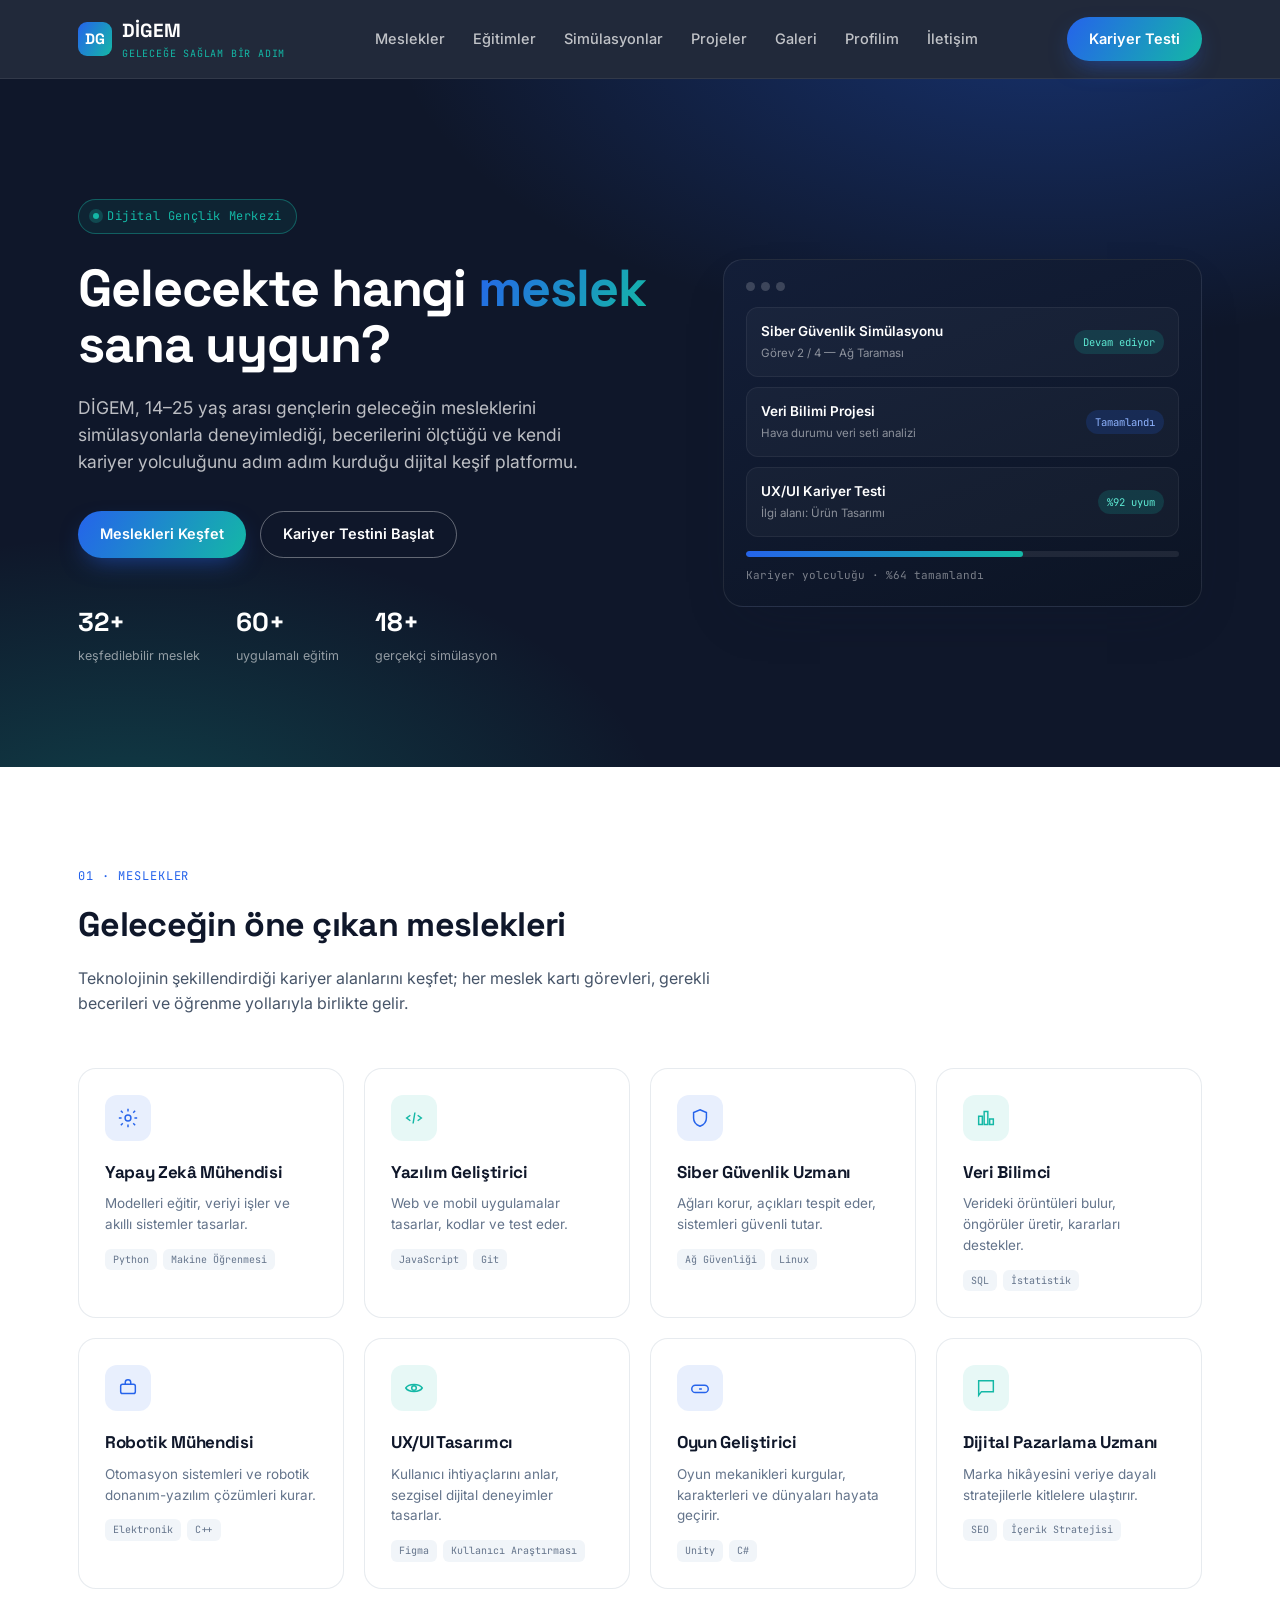
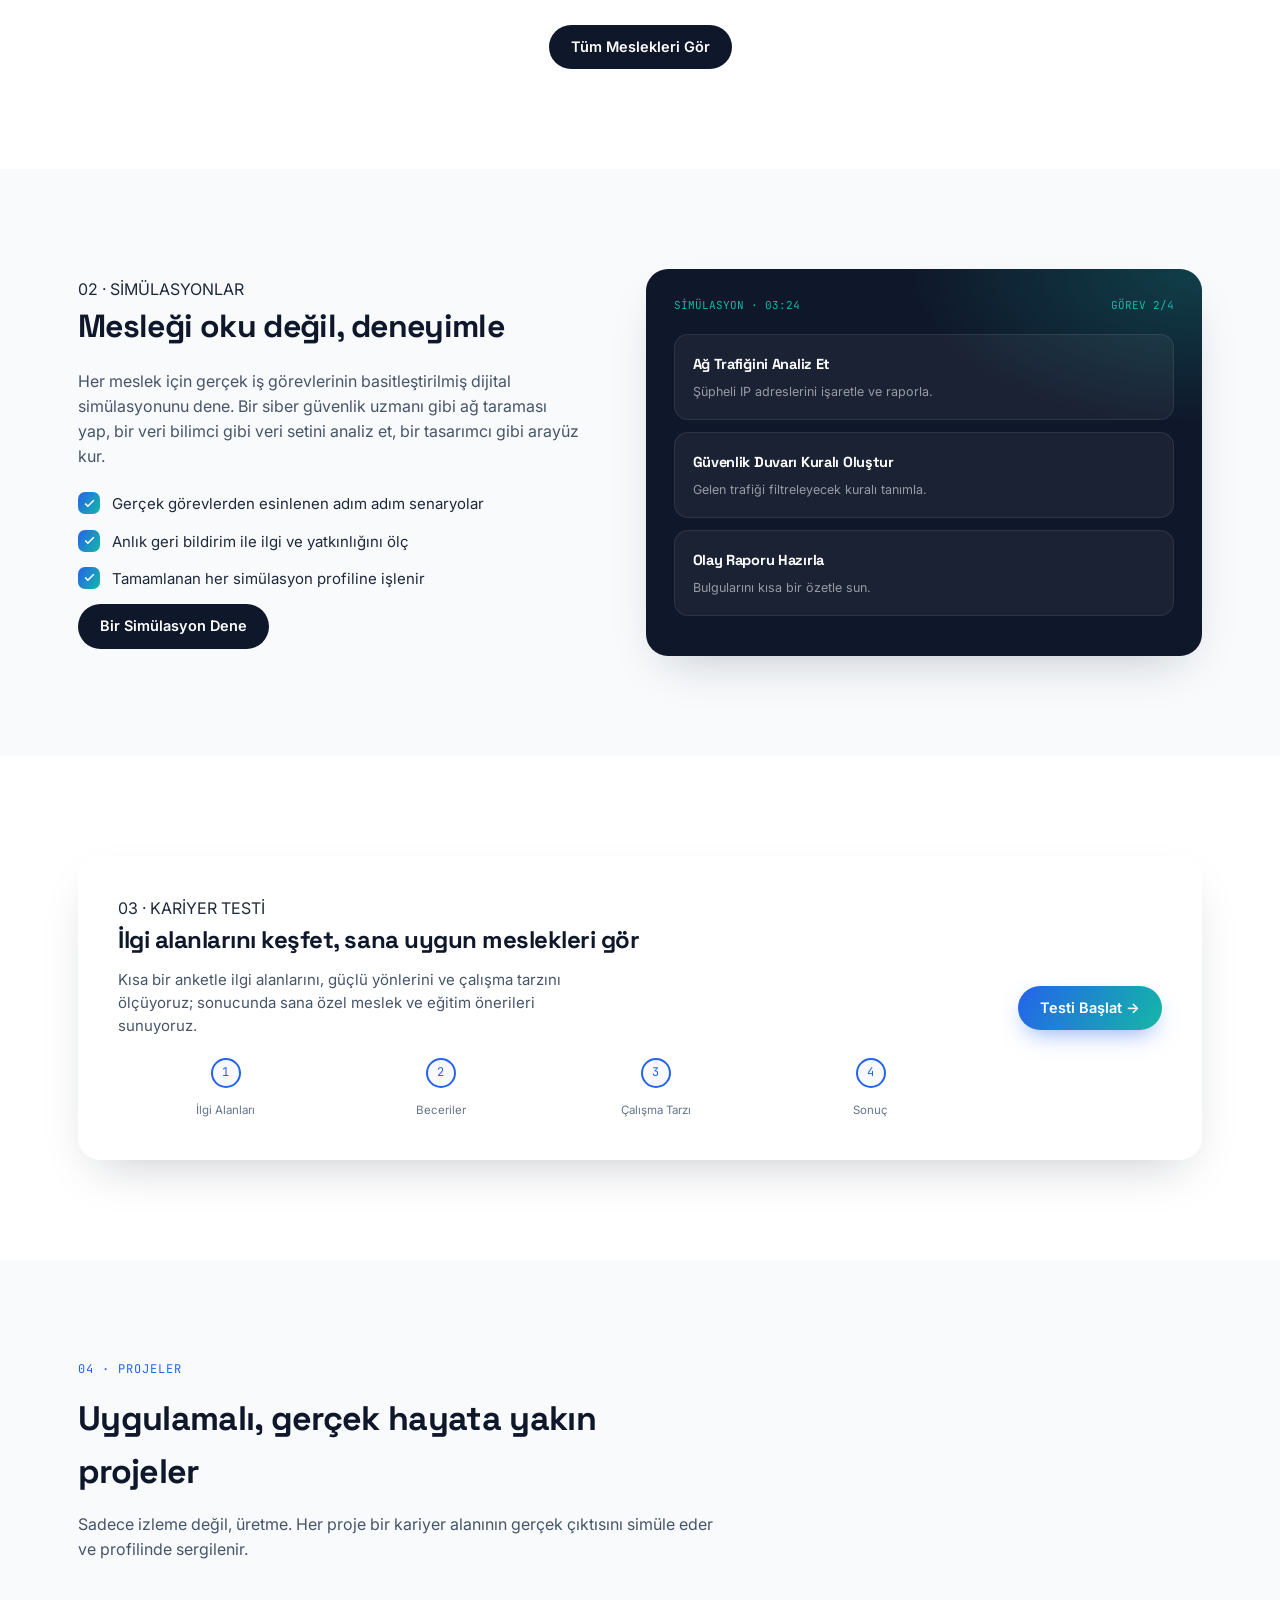
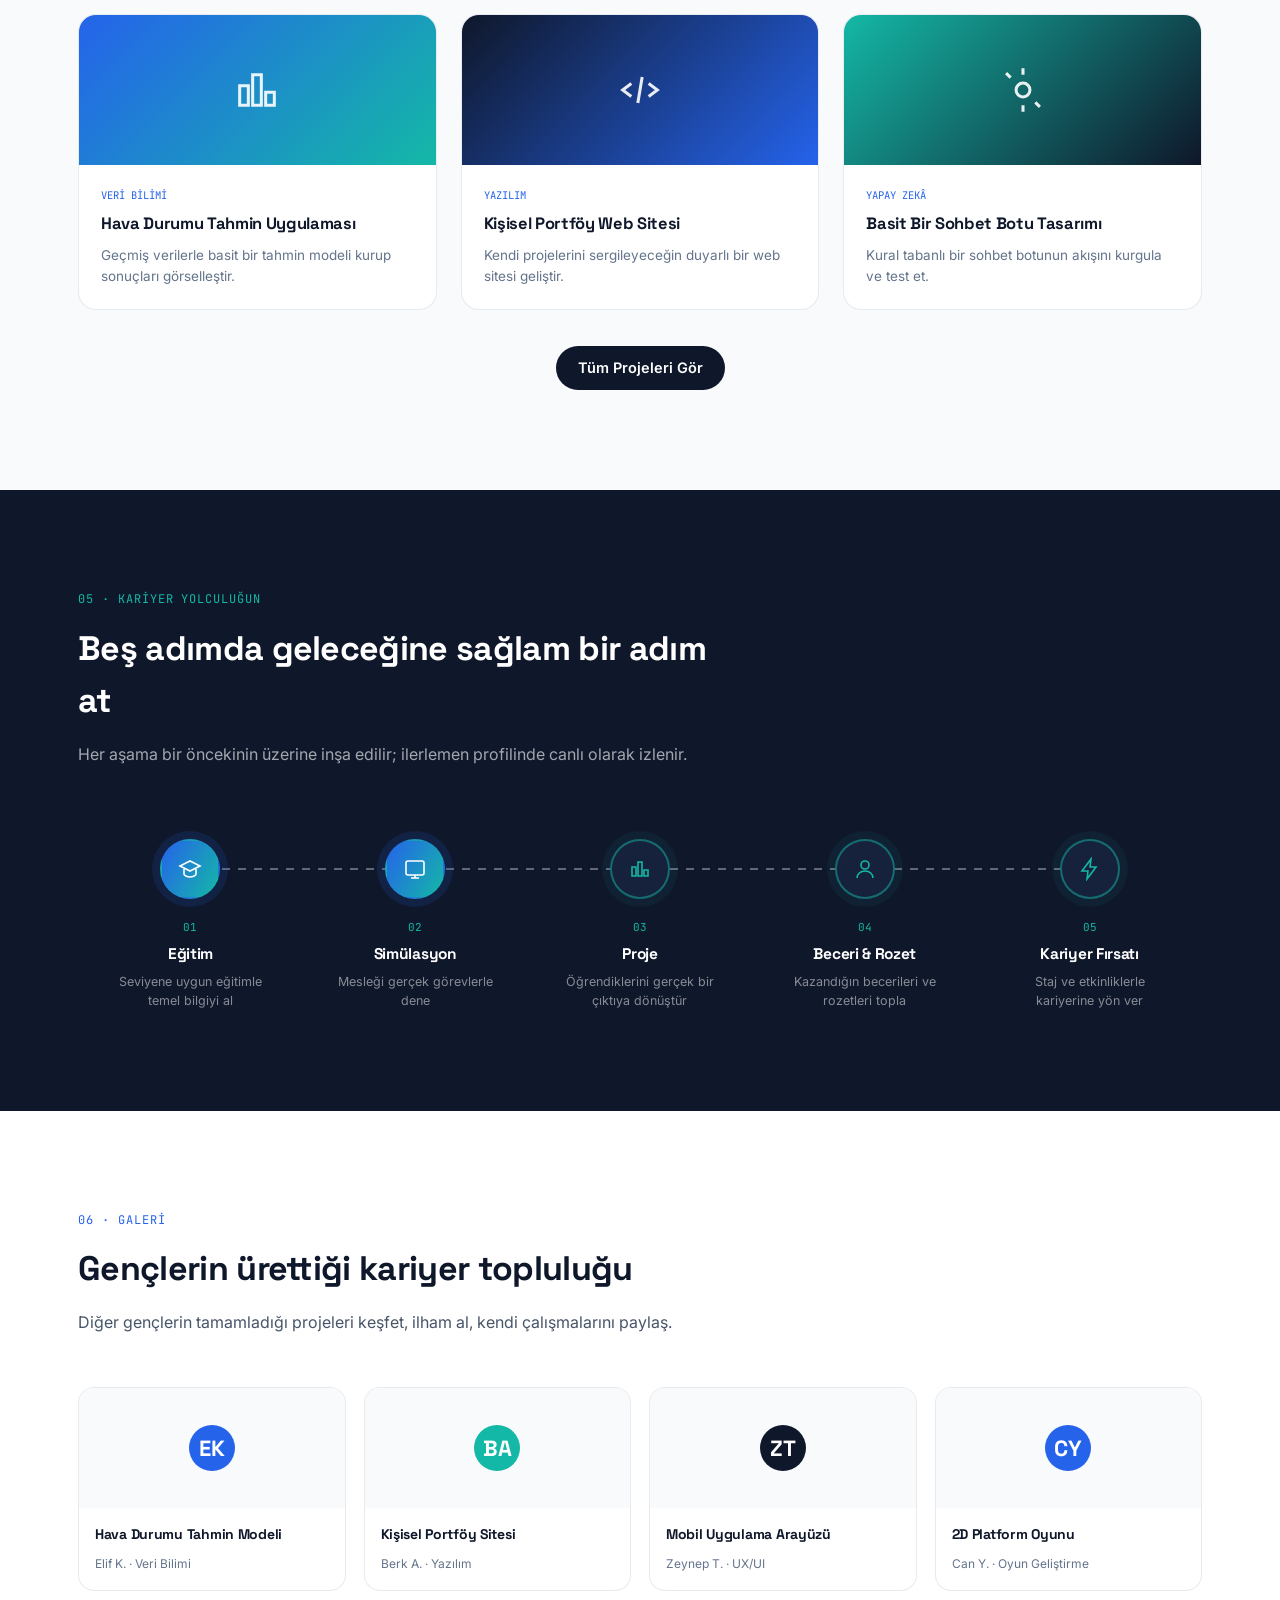
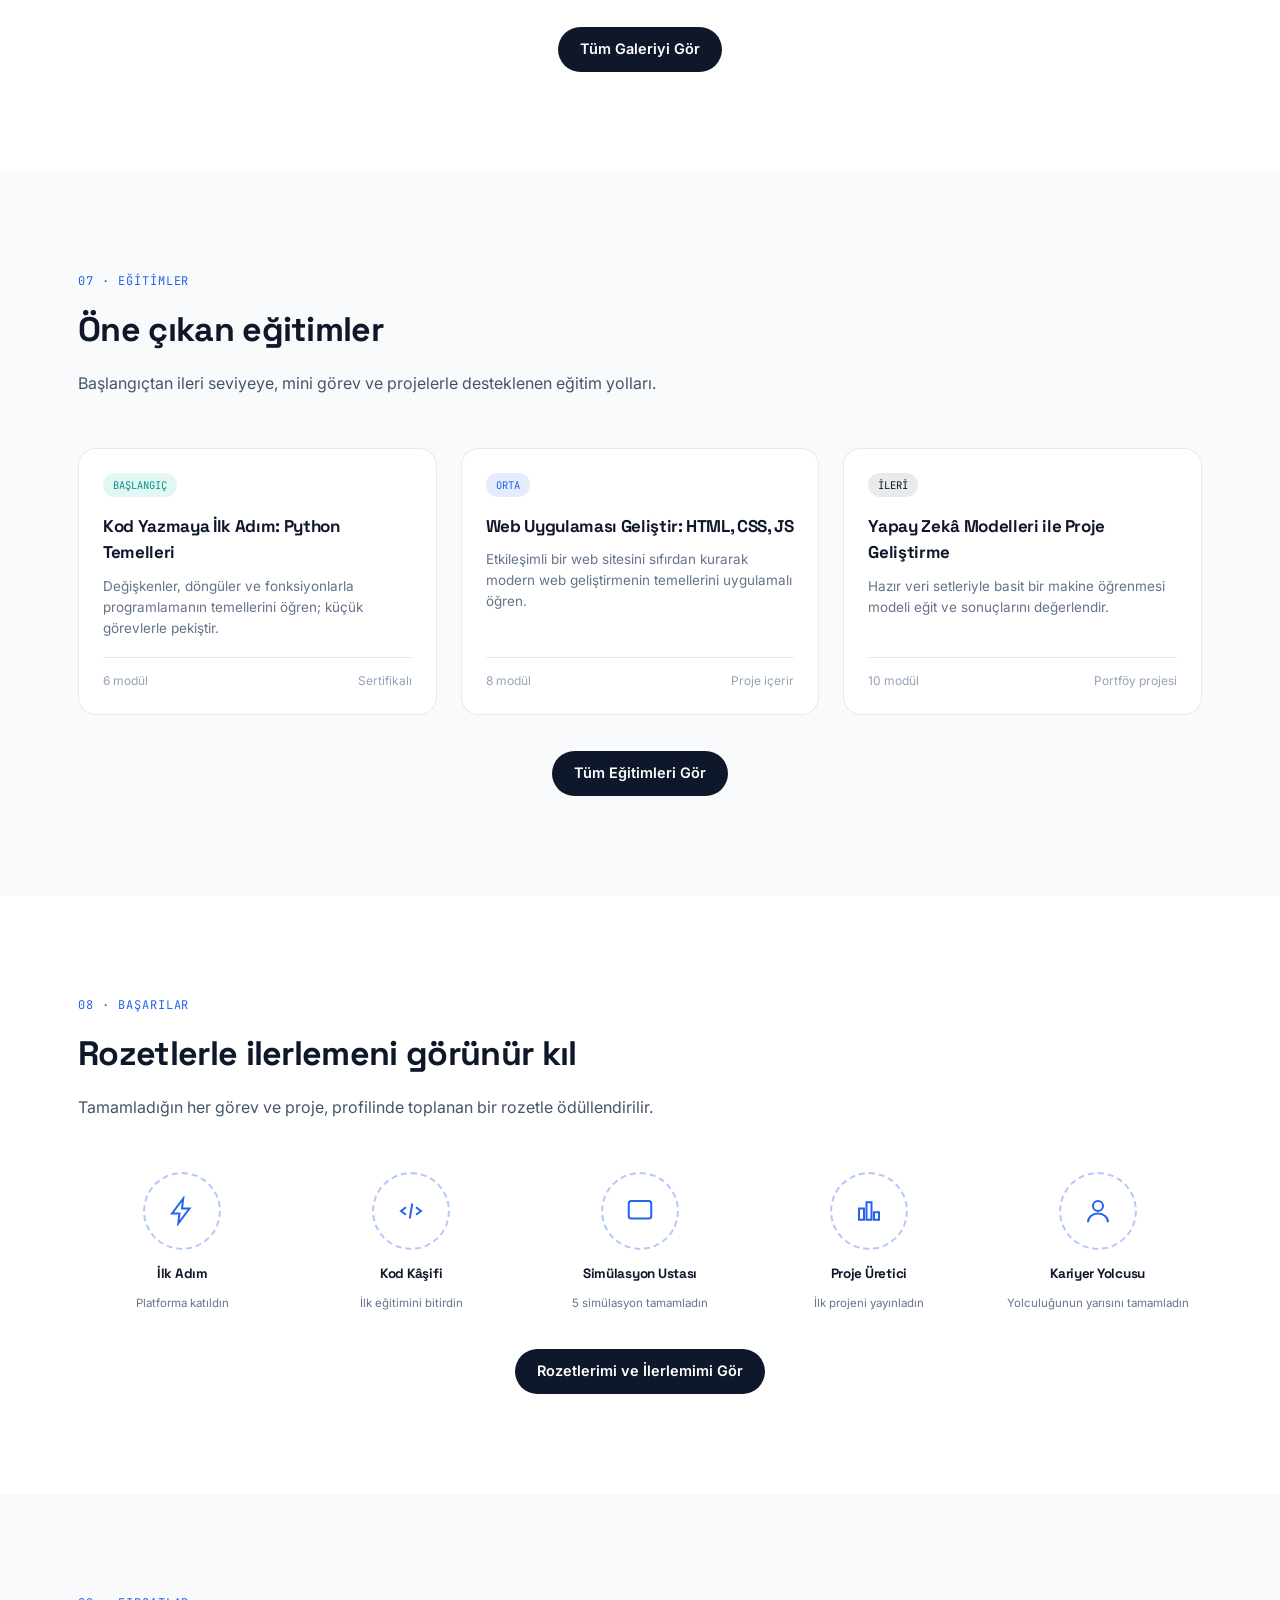
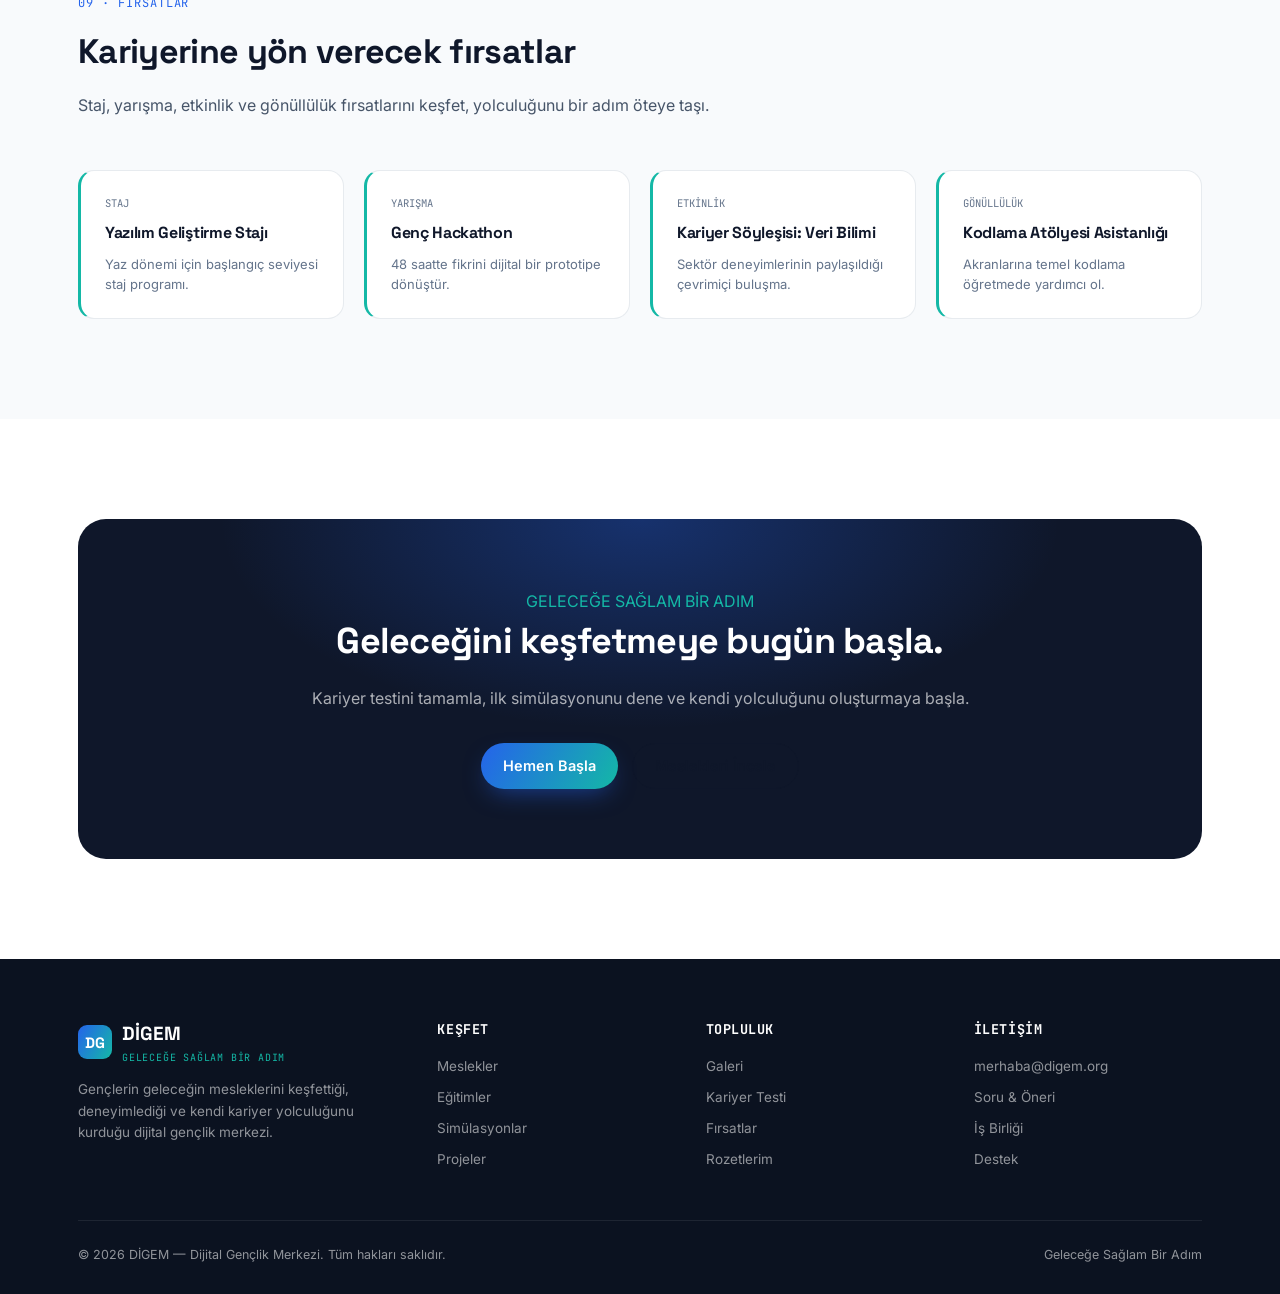
<file: index.html>
<!DOCTYPE html>
<html lang="tr">
<head>
<meta charset="UTF-8">
<meta name="viewport" content="width=device-width, initial-scale=1.0">
<title>DİGEM | Geleceğe Sağlam Bir Adım</title>
<link rel="icon" href="./Software_developer_icon_stepping…_2K_202608092055.jpeg">
<link rel="preconnect" href="https://fonts.googleapis.com">
<link href="https://fonts.googleapis.com/css2?family=Space+Grotesk:wght@400;500;600;700&family=Inter:wght@400;500;600;700&family=JetBrains+Mono:wght@500;600&display=swap" rel="stylesheet">
<link rel="stylesheet" href="styles.css">
</head>
<body>

<header class="site">
  <div class="nav">
    <a href="index.html" class="brand">
      <span class="mark">DG</span>
      <span>
        <span class="name">DİGEM</span>
        <span class="tag">GELECEĞE SAĞLAM BİR ADIM</span>
      </span>
    </a>
    <nav class="links" id="navLinks">
      <a href="meslekler.html">Meslekler</a>
      <a href="egitimler.html">Eğitimler</a>
      <a href="simulasyonlar.html">Simülasyonlar</a>
      <a href="projeler.html">Projeler</a>
      <a href="galeri.html">Galeri</a>
      <a href="profil.html">Profilim</a>
      <a href="iletisim.html">İletişim</a>
    </nav>
    <div style="display:flex; align-items:center; gap:12px;">
      <a href="anket.html" class="btn btn-grad">Kariyer Testi</a>
      <button class="menu-toggle" id="menuToggle" aria-label="Menüyü aç">☰</button>
    </div>
  </div>
</header>

<!-- HERO -->
<section class="hero">
  <div class="wrap">
    <div class="reveal in">
      <div class="eyebrow"><span class="dot"></span> Dijital Gençlik Merkezi</div>
      <h1>Gelecekte hangi <span>meslek</span> sana uygun?</h1>
      <p class="lead">DİGEM, 14–25 yaş arası gençlerin geleceğin mesleklerini simülasyonlarla deneyimlediği, becerilerini ölçtüğü ve kendi kariyer yolculuğunu adım adım kurduğu dijital keşif platformu.</p>
      <div class="cta-row">
        <a href="meslekler.html" class="btn btn-grad">Meslekleri Keşfet</a>
        <a href="anket.html" class="btn btn-ghost">Kariyer Testini Başlat</a>
      </div>
      <div class="stats">
        <div><b>32+</b><span>keşfedilebilir meslek</span></div>
        <div><b>60+</b><span>uygulamalı eğitim</span></div>
        <div><b>18+</b><span>gerçekçi simülasyon</span></div>
      </div>
    </div>
    <div class="reveal in">
      <div class="console">
        <div class="bar"><span></span><span></span><span></span></div>
        <div class="row">
          <div><b>Siber Güvenlik Simülasyonu</b><small>Görev 2 / 4 — Ağ Taraması</small></div>
          <span class="badge b-teal">Devam ediyor</span>
        </div>
        <div class="row">
          <div><b>Veri Bilimi Projesi</b><small>Hava durumu veri seti analizi</small></div>
          <span class="badge b-blue">Tamamlandı</span>
        </div>
        <div class="row">
          <div><b>UX/UI Kariyer Testi</b><small>İlgi alanı: Ürün Tasarımı</small></div>
          <span class="badge b-teal">%92 uyum</span>
        </div>
        <div class="progress"><i style="width:64%"></i></div>
        <p style="font-family:'JetBrains Mono'; font-size:11px; color:rgba(255,255,255,.45); margin-top:10px;">Kariyer yolculuğu · %64 tamamlandı</p>
      </div>
    </div>
  </div>
</section>

<!-- GELECEGIN MESLEKLERI -->
<section class="section-pad bg-white" id="meslekler">
  <div class="wrap">
    <div class="sec-head reveal">
      <span class="eyebrow-dark">01 · MESLEKLER</span>
      <h2>Geleceğin öne çıkan meslekleri</h2>
      <p>Teknolojinin şekillendirdiği kariyer alanlarını keşfet; her meslek kartı görevleri, gerekli becerileri ve öğrenme yollarıyla birlikte gelir.</p>
    </div>
    <div class="grid-4 reveal">
      <div class="job-card">
        <div class="ic" style="background:rgba(37,99,235,.1);"><svg width="22" height="22" viewBox="0 0 24 24" fill="none" stroke="#2563EB" stroke-width="1.6"><circle cx="12" cy="12" r="3.2"/><path d="M12 2v3M12 19v3M4.2 4.2l2.1 2.1M17.7 17.7l2.1 2.1M2 12h3M19 12h3M4.2 19.8l2.1-2.1M17.7 6.3l2.1-2.1"/></svg></div>
        <h3>Yapay Zekâ Mühendisi</h3>
        <p>Modelleri eğitir, veriyi işler ve akıllı sistemler tasarlar.</p>
        <div class="tags"><span>Python</span><span>Makine Öğrenmesi</span></div>
      </div>
      <div class="job-card">
        <div class="ic" style="background:rgba(20,184,166,.1);"><svg width="22" height="22" viewBox="0 0 24 24" fill="none" stroke="#14B8A6" stroke-width="1.6"><path d="M8 9l-4 3 4 3M16 9l4 3-4 3M13 6l-2 12"/></svg></div>
        <h3>Yazılım Geliştirici</h3>
        <p>Web ve mobil uygulamalar tasarlar, kodlar ve test eder.</p>
        <div class="tags"><span>JavaScript</span><span>Git</span></div>
      </div>
      <div class="job-card">
        <div class="ic" style="background:rgba(37,99,235,.1);"><svg width="22" height="22" viewBox="0 0 24 24" fill="none" stroke="#2563EB" stroke-width="1.6"><path d="M12 3l7 3v6c0 4.5-3 7.5-7 9-4-1.5-7-4.5-7-9V6l7-3z"/></svg></div>
        <h3>Siber Güvenlik Uzmanı</h3>
        <p>Ağları korur, açıkları tespit eder, sistemleri güvenli tutar.</p>
        <div class="tags"><span>Ağ Güvenliği</span><span>Linux</span></div>
      </div>
      <div class="job-card">
        <div class="ic" style="background:rgba(20,184,166,.1);"><svg width="22" height="22" viewBox="0 0 24 24" fill="none" stroke="#14B8A6" stroke-width="1.6"><path d="M4 19h4V10H4v9zM10 19h4V5h-4v14zM16 19h4v-6h-4v6z"/></svg></div>
        <h3>Veri Bilimci</h3>
        <p>Verideki örüntüleri bulur, öngörüler üretir, kararları destekler.</p>
        <div class="tags"><span>SQL</span><span>İstatistik</span></div>
      </div>
      <div class="job-card">
        <div class="ic" style="background:rgba(37,99,235,.1);"><svg width="22" height="22" viewBox="0 0 24 24" fill="none" stroke="#2563EB" stroke-width="1.6"><rect x="4" y="8" width="16" height="10" rx="2"/><path d="M9 8V6a3 3 0 016 0v2M8 13h.01M16 13h.01"/></svg></div>
        <h3>Robotik Mühendisi</h3>
        <p>Otomasyon sistemleri ve robotik donanım-yazılım çözümleri kurar.</p>
        <div class="tags"><span>Elektronik</span><span>C++</span></div>
      </div>
      <div class="job-card">
        <div class="ic" style="background:rgba(20,184,166,.1);"><svg width="22" height="22" viewBox="0 0 24 24" fill="none" stroke="#14B8A6" stroke-width="1.6"><path d="M3 12c3-5 15-5 18 0-3 5-15 5-18 0z"/><circle cx="12" cy="12" r="2.5"/></svg></div>
        <h3>UX/UI Tasarımcı</h3>
        <p>Kullanıcı ihtiyaçlarını anlar, sezgisel dijital deneyimler tasarlar.</p>
        <div class="tags"><span>Figma</span><span>Kullanıcı Araştırması</span></div>
      </div>
      <div class="job-card">
        <div class="ic" style="background:rgba(37,99,235,.1);"><svg width="22" height="22" viewBox="0 0 24 24" fill="none" stroke="#2563EB" stroke-width="1.6"><rect x="3" y="9" width="18" height="8" rx="4"/><path d="M8 13h.01M11 13h3M17 13h.01"/></svg></div>
        <h3>Oyun Geliştirici</h3>
        <p>Oyun mekanikleri kurgular, karakterleri ve dünyaları hayata geçirir.</p>
        <div class="tags"><span>Unity</span><span>C#</span></div>
      </div>
      <div class="job-card">
        <div class="ic" style="background:rgba(20,184,166,.1);"><svg width="22" height="22" viewBox="0 0 24 24" fill="none" stroke="#14B8A6" stroke-width="1.6"><path d="M4 4h16v12H7l-3 4V4z"/></svg></div>
        <h3>Dijital Pazarlama Uzmanı</h3>
        <p>Marka hikâyesini veriye dayalı stratejilerle kitlelere ulaştırır.</p>
        <div class="tags"><span>SEO</span><span>İçerik Stratejisi</span></div>
      </div>
    </div>
    <div class="reveal" style="text-align:center; margin-top:36px;">
      <a href="meslekler.html" class="btn btn-dark">Tüm Meslekleri Gör</a>
    </div>
  </div>
</section>

<!-- MESLEGI DENEYIMLE -->
<section class="section-pad bg-light" id="simulasyonlar">
  <div class="wrap split">
    <div class="reveal">
      <span class="eyebrow-dark">02 · SİMÜLASYONLAR</span>
      <h2>Mesleği oku değil, deneyimle</h2>
      <p class="desc">Her meslek için gerçek iş görevlerinin basitleştirilmiş dijital simülasyonunu dene. Bir siber güvenlik uzmanı gibi ağ taraması yap, bir veri bilimci gibi veri setini analiz et, bir tasarımcı gibi arayüz kur.</p>
      <ul class="checklist">
        <li><span class="ck"><svg viewBox="0 0 24 24"><polyline points="20 6 9 17 4 12"/></svg></span>Gerçek görevlerden esinlenen adım adım senaryolar</li>
        <li><span class="ck"><svg viewBox="0 0 24 24"><polyline points="20 6 9 17 4 12"/></svg></span>Anlık geri bildirim ile ilgi ve yatkınlığını ölç</li>
        <li><span class="ck"><svg viewBox="0 0 24 24"><polyline points="20 6 9 17 4 12"/></svg></span>Tamamlanan her simülasyon profiline işlenir</li>
      </ul>
      <a href="simulasyonlar.html" class="btn btn-dark">Bir Simülasyon Dene</a>
    </div>
    <div class="visual reveal">
      <div class="sim-panel">
        <div class="top"><span class="lbl">SİMÜLASYON · 03:24</span><span class="lbl">GÖREV 2/4</span></div>
        <div class="sim-task"><h4>Ağ Trafiğini Analiz Et</h4><p>Şüpheli IP adreslerini işaretle ve raporla.</p></div>
        <div class="sim-task"><h4>Güvenlik Duvarı Kuralı Oluştur</h4><p>Gelen trafiği filtreleyecek kuralı tanımla.</p></div>
        <div class="sim-task"><h4>Olay Raporu Hazırla</h4><p>Bulgularını kısa bir özetle sun.</p></div>
      </div>
    </div>
  </div>
</section>

<!-- ANKET -->
<section class="section-pad bg-white" id="anket">
  <div class="wrap">
    <div class="quiz-card reveal">
      <div>
        <span class="eyebrow-dark">03 · KARİYER TESTİ</span>
        <h3>İlgi alanlarını keşfet, sana uygun meslekleri gör</h3>
        <p>Kısa bir anketle ilgi alanlarını, güçlü yönlerini ve çalışma tarzını ölçüyoruz; sonucunda sana özel meslek ve eğitim önerileri sunuyoruz.</p>
        <div class="quiz-steps">
          <div><span class="num">1</span><span>İlgi Alanları</span></div>
          <div><span class="num">2</span><span>Beceriler</span></div>
          <div><span class="num">3</span><span>Çalışma Tarzı</span></div>
          <div><span class="num">4</span><span>Sonuç</span></div>
        </div>
      </div>
      <a href="anket.html" class="btn btn-grad" style="white-space:nowrap;">Testi Başlat →</a>
    </div>
  </div>
</section>

<!-- PROJELER -->
<section class="section-pad bg-light" id="projeler">
  <div class="wrap">
    <div class="sec-head reveal">
      <span class="eyebrow-dark">04 · PROJELER</span>
      <h2>Uygulamalı, gerçek hayata yakın projeler</h2>
      <p>Sadece izleme değil, üretme. Her proje bir kariyer alanının gerçek çıktısını simüle eder ve profilinde sergilenir.</p>
    </div>
    <div class="grid-3 reveal">
      <div class="proj-card">
        <div class="proj-thumb" style="background:linear-gradient(135deg,#2563EB,#14B8A6);">
          <svg viewBox="0 0 24 24" fill="none" stroke="#fff" stroke-width="1.4"><path d="M4 19h4V10H4v9zM10 19h4V5h-4v14zM16 19h4v-6h-4v6z"/></svg>
        </div>
        <div class="proj-body">
          <span class="cat">VERİ BİLİMİ</span>
          <h3>Hava Durumu Tahmin Uygulaması</h3>
          <p>Geçmiş verilerle basit bir tahmin modeli kurup sonuçları görselleştir.</p>
        </div>
      </div>
      <div class="proj-card">
        <div class="proj-thumb" style="background:linear-gradient(135deg,#0F172A,#2563EB);">
          <svg viewBox="0 0 24 24" fill="none" stroke="#fff" stroke-width="1.4"><path d="M8 9l-4 3 4 3M16 9l4 3-4 3M13 6l-2 12"/></svg>
        </div>
        <div class="proj-body">
          <span class="cat">YAZILIM</span>
          <h3>Kişisel Portföy Web Sitesi</h3>
          <p>Kendi projelerini sergileyeceğin duyarlı bir web sitesi geliştir.</p>
        </div>
      </div>
      <div class="proj-card">
        <div class="proj-thumb" style="background:linear-gradient(135deg,#14B8A6,#0F172A);">
          <svg viewBox="0 0 24 24" fill="none" stroke="#fff" stroke-width="1.4"><circle cx="12" cy="12" r="3.2"/><path d="M12 2v3M12 19v3M4.2 4.2l2.1 2.1M17.7 17.7l2.1 2.1"/></svg>
        </div>
        <div class="proj-body">
          <span class="cat">YAPAY ZEKÂ</span>
          <h3>Basit Bir Sohbet Botu Tasarımı</h3>
          <p>Kural tabanlı bir sohbet botunun akışını kurgula ve test et.</p>
        </div>
      </div>
    </div>
    <div class="reveal" style="text-align:center; margin-top:36px;">
      <a href="projeler.html" class="btn btn-dark">Tüm Projeleri Gör</a>
    </div>
  </div>
</section>

<!-- KARIYER YOLCULUGU — SIGNATURE -->
<section class="section-pad bg-navy">
  <div class="wrap">
    <div class="sec-head reveal">
      <span class="eyebrow-dark" style="color:var(--teal);">05 · KARİYER YOLCULUĞUN</span>
      <h2>Beş adımda geleceğine sağlam bir adım at</h2>
      <p>Her aşama bir öncekinin üzerine inşa edilir; ilerlemen profilinde canlı olarak izlenir.</p>
    </div>
    <div class="journey-wrap reveal">
      <div class="journey-track">
        <div class="journey-line"></div>
        <div class="journey-node active">
          <div class="pt"><svg viewBox="0 0 24 24"><path d="M12 4L2 9l10 5 10-5-10-5z"/><path d="M6 12v5c0 1.5 3 3 6 3s6-1.5 6-3v-5"/></svg></div>
          <span class="step-num">01</span><h4>Eğitim</h4><p>Seviyene uygun eğitimle temel bilgiyi al</p>
        </div>
        <div class="journey-node active">
          <div class="pt"><svg viewBox="0 0 24 24"><rect x="3" y="4" width="18" height="14" rx="2"/><path d="M8 21h8M12 18v3"/></svg></div>
          <span class="step-num">02</span><h4>Simülasyon</h4><p>Mesleği gerçek görevlerle dene</p>
        </div>
        <div class="journey-node">
          <div class="pt"><svg viewBox="0 0 24 24"><path d="M4 19h4V10H4v9zM10 19h4V5h-4v14zM16 19h4v-6h-4v6z"/></svg></div>
          <span class="step-num">03</span><h4>Proje</h4><p>Öğrendiklerini gerçek bir çıktıya dönüştür</p>
        </div>
        <div class="journey-node">
          <div class="pt"><svg viewBox="0 0 24 24"><circle cx="12" cy="8" r="4"/><path d="M4 21c0-4 3.5-7 8-7s8 3 8 7"/></svg></div>
          <span class="step-num">04</span><h4>Beceri &amp; Rozet</h4><p>Kazandığın becerileri ve rozetleri topla</p>
        </div>
        <div class="journey-node">
          <div class="pt"><svg viewBox="0 0 24 24"><path d="M13 2L4 14h6l-1 8 9-12h-6l1-8z"/></svg></div>
          <span class="step-num">05</span><h4>Kariyer Fırsatı</h4><p>Staj ve etkinliklerle kariyerine yön ver</p>
        </div>
      </div>
    </div>
  </div>
</section>

<!-- GALERI -->
<section class="section-pad bg-white" id="galeri">
  <div class="wrap">
    <div class="sec-head reveal">
      <span class="eyebrow-dark">06 · GALERİ</span>
      <h2>Gençlerin ürettiği kariyer topluluğu</h2>
      <p>Diğer gençlerin tamamladığı projeleri keşfet, ilham al, kendi çalışmalarını paylaş.</p>
    </div>
    <div class="gallery-grid reveal">
      <div class="gal-card">
        <div class="gal-thumb"><div class="initials" style="background:#2563EB;">EK</div></div>
        <div class="gal-info"><h4>Hava Durumu Tahmin Modeli</h4><span>Elif K. · Veri Bilimi</span></div>
      </div>
      <div class="gal-card">
        <div class="gal-thumb"><div class="initials" style="background:#14B8A6;">BA</div></div>
        <div class="gal-info"><h4>Kişisel Portföy Sitesi</h4><span>Berk A. · Yazılım</span></div>
      </div>
      <div class="gal-card">
        <div class="gal-thumb"><div class="initials" style="background:#0F172A;">ZT</div></div>
        <div class="gal-info"><h4>Mobil Uygulama Arayüzü</h4><span>Zeynep T. · UX/UI</span></div>
      </div>
      <div class="gal-card">
        <div class="gal-thumb"><div class="initials" style="background:#2563EB;">CY</div></div>
        <div class="gal-info"><h4>2D Platform Oyunu</h4><span>Can Y. · Oyun Geliştirme</span></div>
      </div>
    </div>
    <div class="reveal" style="text-align:center; margin-top:36px;">
      <a href="galeri.html" class="btn btn-dark">Tüm Galeriyi Gör</a>
    </div>
  </div>
</section>

<!-- EGITIMLER -->
<section class="section-pad bg-light" id="egitimler">
  <div class="wrap">
    <div class="sec-head reveal">
      <span class="eyebrow-dark">07 · EĞİTİMLER</span>
      <h2>Öne çıkan eğitimler</h2>
      <p>Başlangıçtan ileri seviyeye, mini görev ve projelerle desteklenen eğitim yolları.</p>
    </div>
    <div class="grid-3 reveal">
      <div class="edu-card">
        <span class="edu-level lvl-1">BAŞLANGIÇ</span>
        <h3>Kod Yazmaya İlk Adım: Python Temelleri</h3>
        <p>Değişkenler, döngüler ve fonksiyonlarla programlamanın temellerini öğren; küçük görevlerle pekiştir.</p>
        <div class="edu-meta"><span>6 modül</span><span>Sertifikalı</span></div>
      </div>
      <div class="edu-card">
        <span class="edu-level lvl-2">ORTA</span>
        <h3>Web Uygulaması Geliştir: HTML, CSS, JS</h3>
        <p>Etkileşimli bir web sitesini sıfırdan kurarak modern web geliştirmenin temellerini uygulamalı öğren.</p>
        <div class="edu-meta"><span>8 modül</span><span>Proje içerir</span></div>
      </div>
      <div class="edu-card">
        <span class="edu-level lvl-3">İLERİ</span>
        <h3>Yapay Zekâ Modelleri ile Proje Geliştirme</h3>
        <p>Hazır veri setleriyle basit bir makine öğrenmesi modeli eğit ve sonuçlarını değerlendir.</p>
        <div class="edu-meta"><span>10 modül</span><span>Portföy projesi</span></div>
      </div>
    </div>
    <div class="reveal" style="text-align:center; margin-top:36px;">
      <a href="egitimler.html" class="btn btn-dark">Tüm Eğitimleri Gör</a>
    </div>
  </div>
</section>

<!-- ROZETLER -->
<section class="section-pad bg-white" id="rozetler">
  <div class="wrap">
    <div class="sec-head reveal">
      <span class="eyebrow-dark">08 · BAŞARILAR</span>
      <h2>Rozetlerle ilerlemeni görünür kıl</h2>
      <p>Tamamladığın her görev ve proje, profilinde toplanan bir rozetle ödüllendirilir.</p>
    </div>
    <div class="badge-grid reveal">
      <div class="badge-item"><div class="ring"><svg viewBox="0 0 24 24"><path d="M13 2L4 14h6l-1 8 9-12h-6l1-8z"/></svg></div><h4>İlk Adım</h4><span>Platforma katıldın</span></div>
      <div class="badge-item"><div class="ring"><svg viewBox="0 0 24 24"><path d="M8 9l-4 3 4 3M16 9l4 3-4 3M13 6l-2 12"/></svg></div><h4>Kod Kâşifi</h4><span>İlk eğitimini bitirdin</span></div>
      <div class="badge-item"><div class="ring"><svg viewBox="0 0 24 24"><rect x="3" y="4" width="18" height="14" rx="2"/></svg></div><h4>Simülasyon Ustası</h4><span>5 simülasyon tamamladın</span></div>
      <div class="badge-item"><div class="ring"><svg viewBox="0 0 24 24"><path d="M4 19h4V10H4v9zM10 19h4V5h-4v14zM16 19h4v-6h-4v6z"/></svg></div><h4>Proje Üretici</h4><span>İlk projeni yayınladın</span></div>
      <div class="badge-item"><div class="ring"><svg viewBox="0 0 24 24"><circle cx="12" cy="8" r="4"/><path d="M4 21c0-4 3.5-7 8-7s8 3 8 7"/></svg></div><h4>Kariyer Yolcusu</h4><span>Yolculuğunun yarısını tamamladın</span></div>
    </div>
    <div class="reveal" style="text-align:center; margin-top:36px;">
      <a href="profil.html" class="btn btn-dark">Rozetlerimi ve İlerlemimi Gör</a>
    </div>
  </div>
</section>

<!-- FIRSATLAR -->
<section class="section-pad bg-light" id="firsatlar">
  <div class="wrap">
    <div class="sec-head reveal">
      <span class="eyebrow-dark">09 · FIRSATLAR</span>
      <h2>Kariyerine yön verecek fırsatlar</h2>
      <p>Staj, yarışma, etkinlik ve gönüllülük fırsatlarını keşfet, yolculuğunu bir adım öteye taşı.</p>
    </div>
    <div class="opp-row reveal">
      <div class="opp-card"><span class="k">STAJ</span><h4>Yazılım Geliştirme Stajı</h4><p>Yaz dönemi için başlangıç seviyesi staj programı.</p></div>
      <div class="opp-card"><span class="k">YARIŞMA</span><h4>Genç Hackathon</h4><p>48 saatte fikrini dijital bir prototipe dönüştür.</p></div>
      <div class="opp-card"><span class="k">ETKİNLİK</span><h4>Kariyer Söyleşisi: Veri Bilimi</h4><p>Sektör deneyimlerinin paylaşıldığı çevrimiçi buluşma.</p></div>
      <div class="opp-card"><span class="k">GÖNÜLLÜLÜK</span><h4>Kodlama Atölyesi Asistanlığı</h4><p>Akranlarına temel kodlama öğretmede yardımcı ol.</p></div>
    </div>
  </div>
</section>

<!-- FINAL CTA -->
<section class="section-pad bg-white">
  <div class="wrap">
    <div class="final-cta reveal">
      <span class="eyebrow-dark" style="color:var(--teal);">GELECEĞE SAĞLAM BİR ADIM</span>
      <h2>Geleceğini keşfetmeye bugün başla.</h2>
      <p>Kariyer testini tamamla, ilk simülasyonunu dene ve kendi yolculuğunu oluşturmaya başla.</p>
      <div class="cta-row">
        <a href="anket.html" class="btn btn-grad">Hemen Başla</a>
        <a href="meslekler.html" class="btn btn-ghost" style="color:var(--navy); border-color:rgba(15,23,42,.25);">Meslekleri İncele</a>
      </div>
    </div>
  </div>
</section>

<!-- FOOTER -->
<footer id="iletisim">
  <div class="wrap">
    <div class="foot-grid">
      <div class="foot-brand">
        <div class="brand">
          <span class="mark">DG</span>
          <span><span class="name" style="color:#fff;">DİGEM</span><span class="tag">GELECEĞE SAĞLAM BİR ADIM</span></span>
        </div>
        <p>Gençlerin geleceğin mesleklerini keşfettiği, deneyimlediği ve kendi kariyer yolculuğunu kurduğu dijital gençlik merkezi.</p>
      </div>
      <div>
        <h5>KEŞFET</h5>
        <ul>
          <li><a href="meslekler.html">Meslekler</a></li>
          <li><a href="egitimler.html">Eğitimler</a></li>
          <li><a href="simulasyonlar.html">Simülasyonlar</a></li>
          <li><a href="projeler.html">Projeler</a></li>
        </ul>
      </div>
      <div>
        <h5>TOPLULUK</h5>
        <ul>
          <li><a href="galeri.html">Galeri</a></li>
          <li><a href="anket.html">Kariyer Testi</a></li>
          <li><a href="index.html#firsatlar">Fırsatlar</a></li>
          <li><a href="profil.html">Rozetlerim</a></li>
        </ul>
      </div>
      <div>
        <h5>İLETİŞİM</h5>
        <ul>
          <li><a href="mailto:merhaba@digem.org">merhaba@digem.org</a></li>
          <li><a href="iletisim.html">Soru &amp; Öneri</a></li>
          <li><a href="iletisim.html">İş Birliği</a></li>
          <li><a href="iletisim.html">Destek</a></li>
        </ul>
      </div>
    </div>
    <div class="foot-bottom">
      <span>© 2026 DİGEM — Dijital Gençlik Merkezi. Tüm hakları saklıdır.</span>
      <span>Geleceğe Sağlam Bir Adım</span>
    </div>
  </div>
</footer>

<script>
  // mobil menü
  const toggle = document.getElementById('menuToggle');
  const links = document.getElementById('navLinks');
  toggle.addEventListener('click', () => links.classList.toggle('open'));
  links.querySelectorAll('a').forEach(a => a.addEventListener('click', () => links.classList.remove('open')));

  // scroll reveal
  const revealEls = document.querySelectorAll('.reveal');
  if ('IntersectionObserver' in window) {
    const io = new IntersectionObserver((entries) => {
      entries.forEach(e => { if (e.isIntersecting) { e.target.classList.add('in'); io.unobserve(e.target); } });
    }, { threshold: 0.12 });
    revealEls.forEach(el => io.observe(el));
  } else {
    revealEls.forEach(el => el.classList.add('in'));
  }
</script>
</body>
</html>
</file>
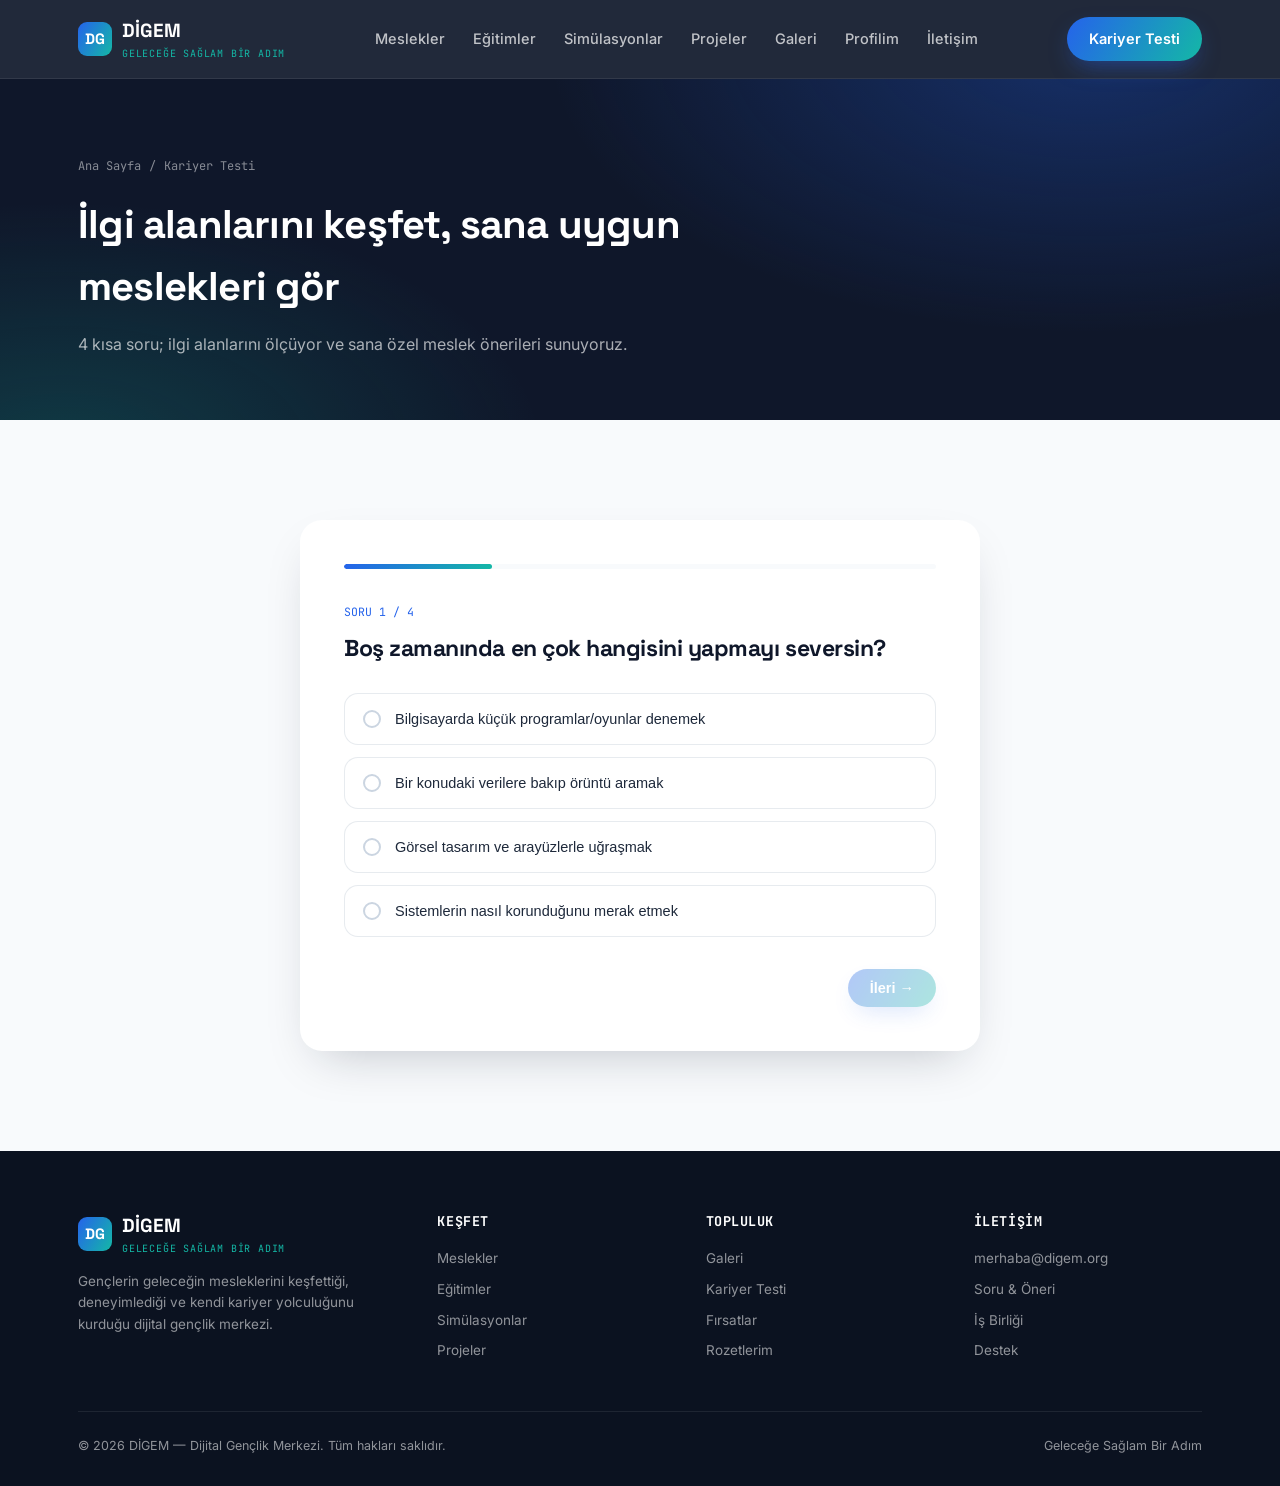
<file: anket.html>
<!DOCTYPE html>
<html lang="tr">
<head>
<meta charset="UTF-8">
<meta name="viewport" content="width=device-width, initial-scale=1.0">
<title>Kariyer Testi | DİGEM</title>
<link rel="icon" href="./Software_developer_icon_stepping…_2K_202608092055.jpeg">
<link rel="preconnect" href="https://fonts.googleapis.com">
<link href="https://fonts.googleapis.com/css2?family=Space+Grotesk:wght@400;500;600;700&family=Inter:wght@400;500;600;700&family=JetBrains+Mono:wght@500;600&display=swap" rel="stylesheet">
<link rel="stylesheet" href="styles.css">
</head>
<body>
<header class="site">
  <div class="nav">
    <a href="index.html" class="brand">
      <span class="mark">DG</span>
      <span>
        <span class="name">DİGEM</span>
        <span class="tag">GELECEĞE SAĞLAM BİR ADIM</span>
      </span>
    </a>
    <nav class="links" id="navLinks">
      <a href="meslekler.html">Meslekler</a>
      <a href="egitimler.html">Eğitimler</a>
      <a href="simulasyonlar.html">Simülasyonlar</a>
      <a href="projeler.html">Projeler</a>
      <a href="galeri.html">Galeri</a>
      <a href="profil.html">Profilim</a>
      <a href="iletisim.html">İletişim</a>
    </nav>
    <div style="display:flex; align-items:center; gap:12px;">
      <a href="anket.html" class="btn btn-grad active">Kariyer Testi</a>
      <button class="menu-toggle" id="menuToggle" aria-label="Menüyü aç">☰</button>
    </div>
  </div>
</header>

<section class="page-hero">
  <div class="wrap">
    <div class="crumb"><a href="index.html">Ana Sayfa</a><span>/</span><span>Kariyer Testi</span></div>
    <h1>İlgi alanlarını keşfet, sana uygun meslekleri gör</h1>
    <p>4 kısa soru; ilgi alanlarını ölçüyor ve sana özel meslek önerileri sunuyoruz.</p>
  </div>
</section>

<section class="section-pad bg-light">
  <div class="wrap">
    <div class="quiz-shell reveal" id="quizShell">

      <div id="quizQuestions">
        <div class="quiz-progress-bar"><i id="quizProgress" style="width:25%"></i></div>
        <span class="quiz-step-lbl" id="quizStepLbl">SORU 1 / 4</span>
        <h3 id="quizQuestionText">Boş zamanında en çok hangisini yapmayı seversin?</h3>
        <div class="quiz-options" id="quizOptions"></div>
        <div class="quiz-nav">
          <button class="link-btn" id="quizBack">← Geri</button>
          <button class="btn btn-grad" id="quizNext" disabled>İleri →</button>
        </div>
      </div>

      <div id="quizResult" style="display:none;">
        <div class="result-wrap">
          <div class="ring-big"><svg viewBox="0 0 24 24"><path d="M13 2L4 14h6l-1 8 9-12h-6l1-8z"/></svg></div>
          <span class="quiz-step-lbl" style="justify-content:center; display:block;">SONUÇ</span>
          <h3>Sana en uygun kariyer alanları</h3>
          <p style="color:#64748B; font-size:14.5px;">Cevaplarına göre şu alanlarda güçlü bir yatkınlık görüyoruz:</p>
          <div class="match-list" id="matchList"></div>
          <div class="cta-row" style="justify-content:center;">
            <a href="meslekler.html" class="btn btn-grad">Meslekleri İncele</a>
            <button class="btn btn-ghost" style="color:var(--navy); border-color:rgba(15,23,42,.25);" id="quizRestart">Testi Tekrar Çöz</button>
          </div>
        </div>
      </div>

    </div>
  </div>
</section>
<footer id="iletisim-alt">
  <div class="wrap">
    <div class="foot-grid">
      <div class="foot-brand">
        <div class="brand">
          <span class="mark">DG</span>
          <span><span class="name" style="color:#fff;">DİGEM</span><span class="tag">GELECEĞE SAĞLAM BİR ADIM</span></span>
        </div>
        <p>Gençlerin geleceğin mesleklerini keşfettiği, deneyimlediği ve kendi kariyer yolculuğunu kurduğu dijital gençlik merkezi.</p>
      </div>
      <div>
        <h5>KEŞFET</h5>
        <ul>
          <li><a href="meslekler.html">Meslekler</a></li>
          <li><a href="egitimler.html">Eğitimler</a></li>
          <li><a href="simulasyonlar.html">Simülasyonlar</a></li>
          <li><a href="projeler.html">Projeler</a></li>
        </ul>
      </div>
      <div>
        <h5>TOPLULUK</h5>
        <ul>
          <li><a href="galeri.html">Galeri</a></li>
          <li><a href="anket.html">Kariyer Testi</a></li>
          <li><a href="index.html#firsatlar">Fırsatlar</a></li>
          <li><a href="profil.html">Rozetlerim</a></li>
        </ul>
      </div>
      <div>
        <h5>İLETİŞİM</h5>
        <ul>
          <li><a href="mailto:merhaba@digem.org">merhaba@digem.org</a></li>
          <li><a href="iletisim.html">Soru &amp; Öneri</a></li>
          <li><a href="iletisim.html">İş Birliği</a></li>
          <li><a href="iletisim.html">Destek</a></li>
        </ul>
      </div>
    </div>
    <div class="foot-bottom">
      <span>© 2026 DİGEM — Dijital Gençlik Merkezi. Tüm hakları saklıdır.</span>
      <span>Geleceğe Sağlam Bir Adım</span>
    </div>
  </div>
</footer>
<script>
const QUESTIONS = [
  {
    text: "Boş zamanında en çok hangisini yapmayı seversin?",
    options: [
      { txt: "Bilgisayarda küçük programlar/oyunlar denemek", cat: "yazilim" },
      { txt: "Bir konudaki verilere bakıp örüntü aramak", cat: "veri" },
      { txt: "Görsel tasarım ve arayüzlerle uğraşmak", cat: "tasarim" },
      { txt: "Sistemlerin nasıl korunduğunu merak etmek", cat: "guvenlik" }
    ]
  },
  {
    text: "Bir grup projesinde en çok hangi rolü üstlenirsin?",
    options: [
      { txt: "Teknik çözümü kurgulayan kişi", cat: "yazilim" },
      { txt: "Sonuçları analiz edip yorumlayan kişi", cat: "veri" },
      { txt: "Kullanıcı deneyimini düşünen kişi", cat: "tasarim" },
      { txt: "Riskleri ve güvenliği kontrol eden kişi", cat: "guvenlik" }
    ]
  },
  {
    text: "Hangi cümle sana daha yakın?",
    options: [
      { txt: "\"Bir şeyin nasıl çalıştığını çözene kadar rahat edemem.\"", cat: "yazilim" },
      { txt: "\"Sayılar ve örüntüler bana bir şeyler anlatır.\"", cat: "veri" },
      { txt: "\"Güzel ve kullanışlı olan her şey ilgimi çeker.\"", cat: "tasarim" },
      { txt: "\"Bir şeyi korumak, bulmaktan daha heyecanlı.\"", cat: "guvenlik" }
    ]
  },
  {
    text: "Hangi araçla vakit geçirmek sana daha cazip gelir?",
    options: [
      { txt: "Kod editörü", cat: "yazilim" },
      { txt: "Veri tabloları ve grafikler", cat: "veri" },
      { txt: "Tasarım / prototipleme programı", cat: "tasarim" },
      { txt: "Ağ ve güvenlik araçları", cat: "guvenlik" }
    ]
  }
];

const CAT_INFO = {
  yazilim:  { label: "Yazılım Geliştirme", meslek: "Yazılım Geliştirici / Oyun Geliştirici" },
  veri:     { label: "Veri &amp; Yapay Zekâ", meslek: "Veri Bilimci / Yapay Zekâ Mühendisi" },
  tasarim:  { label: "Tasarım", meslek: "UX/UI Tasarımcı" },
  guvenlik: { label: "Siber Güvenlik", meslek: "Siber Güvenlik Uzmanı" }
};

let current = 0;
let answers = [];

const optionsEl = document.getElementById('quizOptions');
const nextBtn = document.getElementById('quizNext');
const backBtn = document.getElementById('quizBack');
const progressEl = document.getElementById('quizProgress');
const stepLbl = document.getElementById('quizStepLbl');
const qText = document.getElementById('quizQuestionText');

function renderQuestion() {
  const q = QUESTIONS[current];
  qText.textContent = q.text;
  stepLbl.textContent = "SORU " + (current + 1) + " / " + QUESTIONS.length;
  progressEl.style.width = (((current + 1) / QUESTIONS.length) * 100) + "%";
  optionsEl.innerHTML = "";
  q.options.forEach((opt, i) => {
    const div = document.createElement('button');
    div.className = "q-opt" + (answers[current] === i ? " selected" : "");
    div.innerHTML = '<span class="rd"></span><span class="txt"></span>';
    div.querySelector('.txt').textContent = opt.txt;
    div.addEventListener('click', () => {
      answers[current] = i;
      renderQuestion();
    });
    optionsEl.appendChild(div);
  });
  nextBtn.disabled = answers[current] === undefined;
  nextBtn.textContent = current === QUESTIONS.length - 1 ? "Sonucu Gör →" : "İleri →";
  backBtn.style.visibility = current === 0 ? "hidden" : "visible";
}

backBtn.addEventListener('click', () => { if (current > 0) { current--; renderQuestion(); } });

nextBtn.addEventListener('click', () => {
  if (answers[current] === undefined) return;
  if (current < QUESTIONS.length - 1) {
    current++;
    renderQuestion();
  } else {
    showResult();
  }
});

function showResult() {
  const scores = { yazilim: 0, veri: 0, tasarim: 0, guvenlik: 0 };
  answers.forEach((ansIdx, qIdx) => {
    const cat = QUESTIONS[qIdx].options[ansIdx].cat;
    scores[cat]++;
  });
  const sorted = Object.entries(scores).sort((a, b) => b[1] - a[1]);
  const matchList = document.getElementById('matchList');
  matchList.innerHTML = "";
  sorted.slice(0, 3).forEach(([cat, score]) => {
    const pct = Math.round((score / QUESTIONS.length) * 100);
    const row = document.createElement('div');
    row.className = "match-row";
    row.innerHTML = "<b></b><span></span>";
    row.querySelector('b').textContent = CAT_INFO[cat].meslek;
    row.querySelector('span').textContent = "%" + Math.max(pct, 20) + " uyum";
    matchList.appendChild(row);
  });
  document.getElementById('quizQuestions').style.display = "none";
  document.getElementById('quizResult').style.display = "block";
}

document.getElementById('quizRestart').addEventListener('click', () => {
  current = 0; answers = [];
  document.getElementById('quizResult').style.display = "none";
  document.getElementById('quizQuestions').style.display = "block";
  renderQuestion();
});

renderQuestion();
</script>
<script>
  const toggle = document.getElementById('menuToggle');
  const links = document.getElementById('navLinks');
  toggle.addEventListener('click', () => links.classList.toggle('open'));
  links.querySelectorAll('a').forEach(a => a.addEventListener('click', () => links.classList.remove('open')));

  const revealEls = document.querySelectorAll('.reveal');
  if ('IntersectionObserver' in window) {
    const io = new IntersectionObserver((entries) => {
      entries.forEach(e => { if (e.isIntersecting) { e.target.classList.add('in'); io.unobserve(e.target); } });
    }, { threshold: 0.12 });
    revealEls.forEach(el => io.observe(el));
  } else {
    revealEls.forEach(el => el.classList.add('in'));
  }
</script>
</body>
</html>
</file>
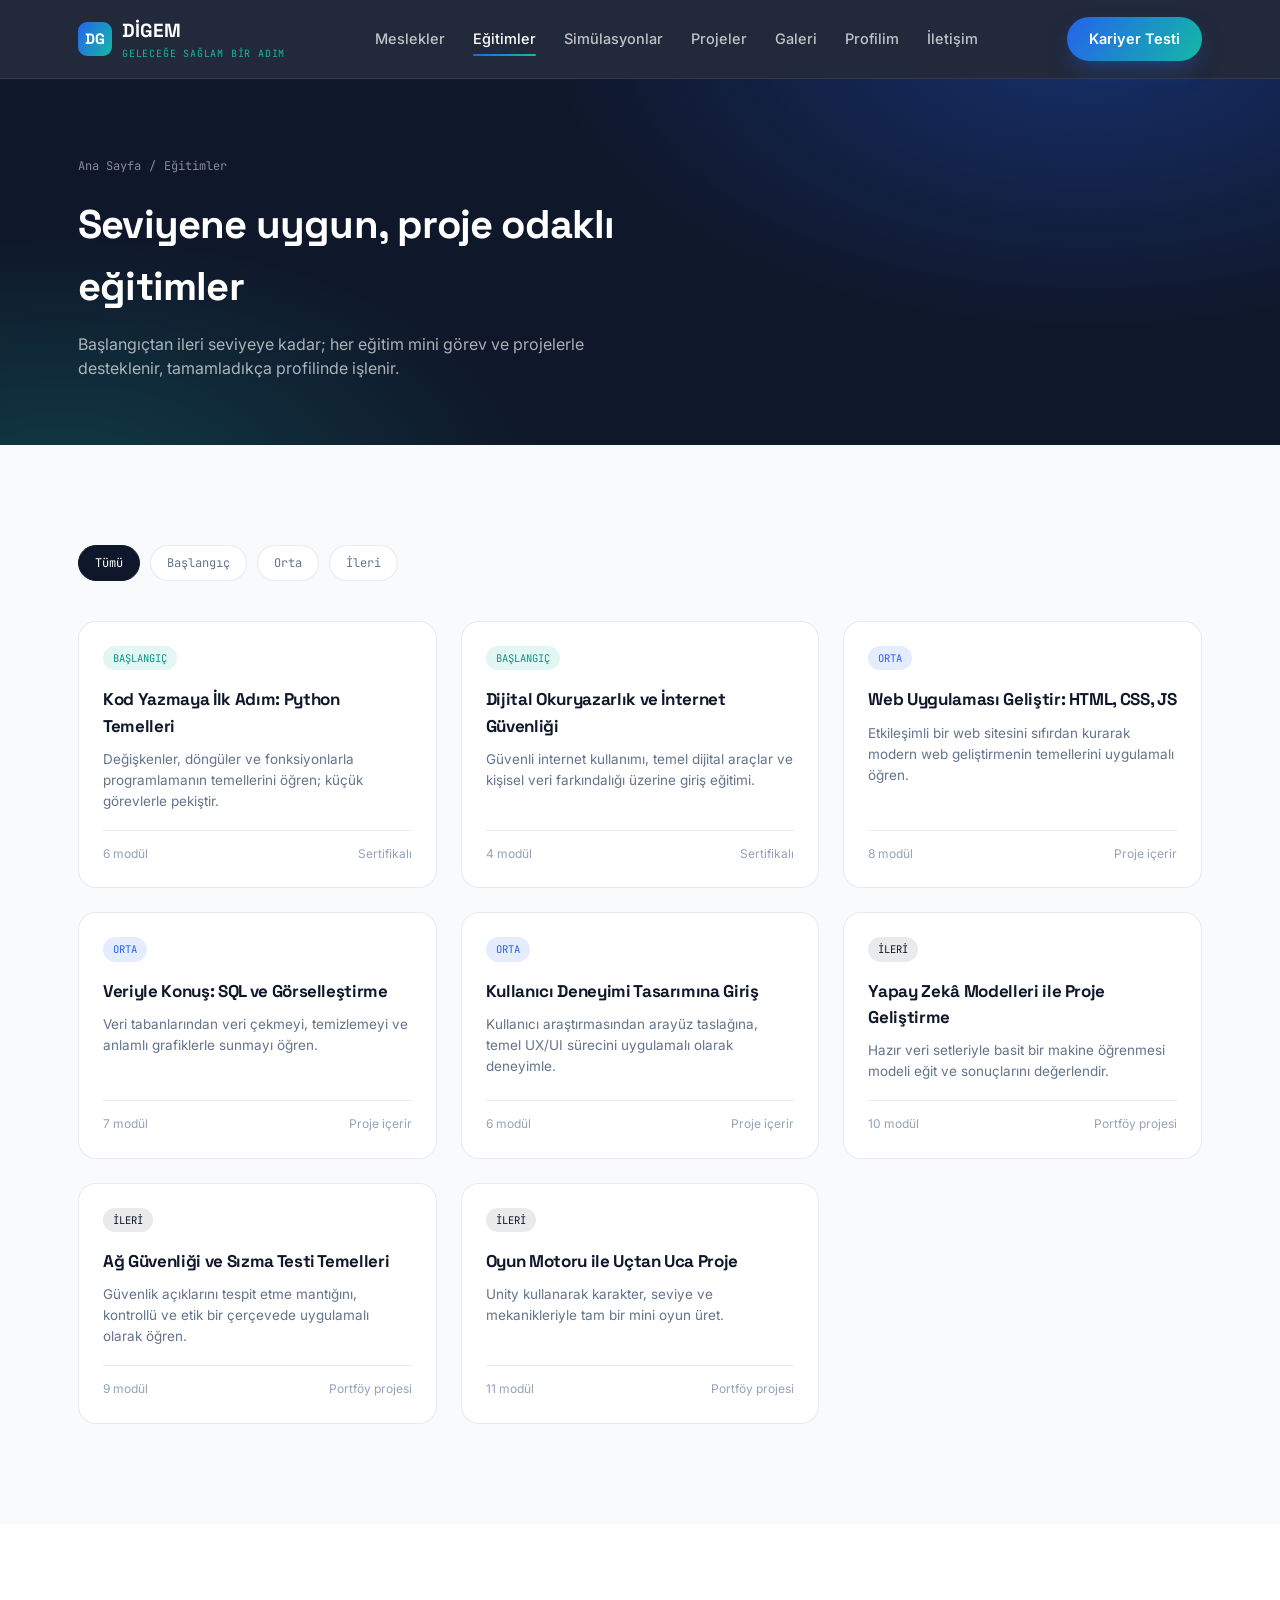
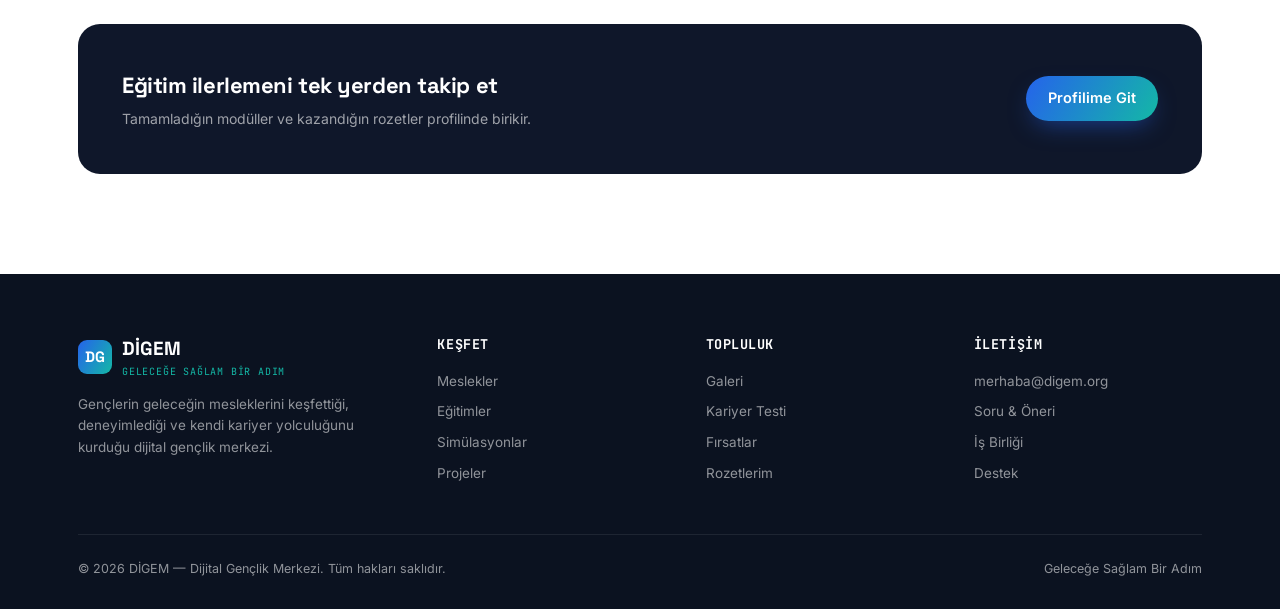
<file: egitimler.html>
<!DOCTYPE html>
<html lang="tr">
<head>
<meta charset="UTF-8">
<meta name="viewport" content="width=device-width, initial-scale=1.0">
<title>Eğitimler | DİGEM</title>
<link rel="icon" href="./Software_developer_icon_stepping…_2K_202608092055.jpeg">
<link rel="preconnect" href="https://fonts.googleapis.com">
<link href="https://fonts.googleapis.com/css2?family=Space+Grotesk:wght@400;500;600;700&family=Inter:wght@400;500;600;700&family=JetBrains+Mono:wght@500;600&display=swap" rel="stylesheet">
<link rel="stylesheet" href="styles.css">
</head>
<body>
<header class="site">
  <div class="nav">
    <a href="index.html" class="brand">
      <span class="mark">DG</span>
      <span>
        <span class="name">DİGEM</span>
        <span class="tag">GELECEĞE SAĞLAM BİR ADIM</span>
      </span>
    </a>
    <nav class="links" id="navLinks">
      <a href="meslekler.html">Meslekler</a>
      <a href="egitimler.html" class="active">Eğitimler</a>
      <a href="simulasyonlar.html">Simülasyonlar</a>
      <a href="projeler.html">Projeler</a>
      <a href="galeri.html">Galeri</a>
      <a href="profil.html">Profilim</a>
      <a href="iletisim.html">İletişim</a>
    </nav>
    <div style="display:flex; align-items:center; gap:12px;">
      <a href="anket.html" class="btn btn-grad">Kariyer Testi</a>
      <button class="menu-toggle" id="menuToggle" aria-label="Menüyü aç">☰</button>
    </div>
  </div>
</header>

<section class="page-hero">
  <div class="wrap">
    <div class="crumb"><a href="index.html">Ana Sayfa</a><span>/</span><span>Eğitimler</span></div>
    <h1>Seviyene uygun, proje odaklı eğitimler</h1>
    <p>Başlangıçtan ileri seviyeye kadar; her eğitim mini görev ve projelerle desteklenir, tamamladıkça profilinde işlenir.</p>
  </div>
</section>

<section class="section-pad bg-light">
  <div class="wrap">
    <div class="filter-bar reveal">
      <button class="filter-btn active" data-filter="tumu">Tümü</button>
      <button class="filter-btn" data-filter="baslangic">Başlangıç</button>
      <button class="filter-btn" data-filter="orta">Orta</button>
      <button class="filter-btn" data-filter="ileri">İleri</button>
    </div>

    <div class="grid-3 reveal" id="eduGrid">
      <div class="edu-card" data-lvl="baslangic">
        <span class="edu-level lvl-1">BAŞLANGIÇ</span>
        <h3>Kod Yazmaya İlk Adım: Python Temelleri</h3>
        <p>Değişkenler, döngüler ve fonksiyonlarla programlamanın temellerini öğren; küçük görevlerle pekiştir.</p>
        <div class="edu-meta"><span>6 modül</span><span>Sertifikalı</span></div>
      </div>
      <div class="edu-card" data-lvl="baslangic">
        <span class="edu-level lvl-1">BAŞLANGIÇ</span>
        <h3>Dijital Okuryazarlık ve İnternet Güvenliği</h3>
        <p>Güvenli internet kullanımı, temel dijital araçlar ve kişisel veri farkındalığı üzerine giriş eğitimi.</p>
        <div class="edu-meta"><span>4 modül</span><span>Sertifikalı</span></div>
      </div>
      <div class="edu-card" data-lvl="orta">
        <span class="edu-level lvl-2">ORTA</span>
        <h3>Web Uygulaması Geliştir: HTML, CSS, JS</h3>
        <p>Etkileşimli bir web sitesini sıfırdan kurarak modern web geliştirmenin temellerini uygulamalı öğren.</p>
        <div class="edu-meta"><span>8 modül</span><span>Proje içerir</span></div>
      </div>
      <div class="edu-card" data-lvl="orta">
        <span class="edu-level lvl-2">ORTA</span>
        <h3>Veriyle Konuş: SQL ve Görselleştirme</h3>
        <p>Veri tabanlarından veri çekmeyi, temizlemeyi ve anlamlı grafiklerle sunmayı öğren.</p>
        <div class="edu-meta"><span>7 modül</span><span>Proje içerir</span></div>
      </div>
      <div class="edu-card" data-lvl="orta">
        <span class="edu-level lvl-2">ORTA</span>
        <h3>Kullanıcı Deneyimi Tasarımına Giriş</h3>
        <p>Kullanıcı araştırmasından arayüz taslağına, temel UX/UI sürecini uygulamalı olarak deneyimle.</p>
        <div class="edu-meta"><span>6 modül</span><span>Proje içerir</span></div>
      </div>
      <div class="edu-card" data-lvl="ileri">
        <span class="edu-level lvl-3">İLERİ</span>
        <h3>Yapay Zekâ Modelleri ile Proje Geliştirme</h3>
        <p>Hazır veri setleriyle basit bir makine öğrenmesi modeli eğit ve sonuçlarını değerlendir.</p>
        <div class="edu-meta"><span>10 modül</span><span>Portföy projesi</span></div>
      </div>
      <div class="edu-card" data-lvl="ileri">
        <span class="edu-level lvl-3">İLERİ</span>
        <h3>Ağ Güvenliği ve Sızma Testi Temelleri</h3>
        <p>Güvenlik açıklarını tespit etme mantığını, kontrollü ve etik bir çerçevede uygulamalı olarak öğren.</p>
        <div class="edu-meta"><span>9 modül</span><span>Portföy projesi</span></div>
      </div>
      <div class="edu-card" data-lvl="ileri">
        <span class="edu-level lvl-3">İLERİ</span>
        <h3>Oyun Motoru ile Uçtan Uca Proje</h3>
        <p>Unity kullanarak karakter, seviye ve mekanikleriyle tam bir mini oyun üret.</p>
        <div class="edu-meta"><span>11 modül</span><span>Portföy projesi</span></div>
      </div>
    </div>
  </div>
</section>

<section class="section-pad bg-white">
  <div class="wrap">
    <div class="mini-cta reveal">
      <div><h3>Eğitim ilerlemeni tek yerden takip et</h3><p>Tamamladığın modüller ve kazandığın rozetler profilinde birikir.</p></div>
      <a href="profil.html" class="btn btn-grad">Profilime Git</a>
    </div>
  </div>
</section>
<footer id="iletisim-alt">
  <div class="wrap">
    <div class="foot-grid">
      <div class="foot-brand">
        <div class="brand">
          <span class="mark">DG</span>
          <span><span class="name" style="color:#fff;">DİGEM</span><span class="tag">GELECEĞE SAĞLAM BİR ADIM</span></span>
        </div>
        <p>Gençlerin geleceğin mesleklerini keşfettiği, deneyimlediği ve kendi kariyer yolculuğunu kurduğu dijital gençlik merkezi.</p>
      </div>
      <div>
        <h5>KEŞFET</h5>
        <ul>
          <li><a href="meslekler.html">Meslekler</a></li>
          <li><a href="egitimler.html">Eğitimler</a></li>
          <li><a href="simulasyonlar.html">Simülasyonlar</a></li>
          <li><a href="projeler.html">Projeler</a></li>
        </ul>
      </div>
      <div>
        <h5>TOPLULUK</h5>
        <ul>
          <li><a href="galeri.html">Galeri</a></li>
          <li><a href="anket.html">Kariyer Testi</a></li>
          <li><a href="index.html#firsatlar">Fırsatlar</a></li>
          <li><a href="profil.html">Rozetlerim</a></li>
        </ul>
      </div>
      <div>
        <h5>İLETİŞİM</h5>
        <ul>
          <li><a href="mailto:merhaba@digem.org">merhaba@digem.org</a></li>
          <li><a href="iletisim.html">Soru &amp; Öneri</a></li>
          <li><a href="iletisim.html">İş Birliği</a></li>
          <li><a href="iletisim.html">Destek</a></li>
        </ul>
      </div>
    </div>
    <div class="foot-bottom">
      <span>© 2026 DİGEM — Dijital Gençlik Merkezi. Tüm hakları saklıdır.</span>
      <span>Geleceğe Sağlam Bir Adım</span>
    </div>
  </div>
</footer>
<script>
  document.querySelectorAll('.filter-btn').forEach(btn => {
    btn.addEventListener('click', () => {
      document.querySelectorAll('.filter-btn').forEach(b => b.classList.remove('active'));
      btn.classList.add('active');
      const f = btn.dataset.filter;
      document.querySelectorAll('#eduGrid .edu-card').forEach(card => {
        card.classList.toggle('hide', f !== 'tumu' && card.dataset.lvl !== f);
      });
    });
  });
</script>
<script>
  const toggle = document.getElementById('menuToggle');
  const links = document.getElementById('navLinks');
  toggle.addEventListener('click', () => links.classList.toggle('open'));
  links.querySelectorAll('a').forEach(a => a.addEventListener('click', () => links.classList.remove('open')));

  const revealEls = document.querySelectorAll('.reveal');
  if ('IntersectionObserver' in window) {
    const io = new IntersectionObserver((entries) => {
      entries.forEach(e => { if (e.isIntersecting) { e.target.classList.add('in'); io.unobserve(e.target); } });
    }, { threshold: 0.12 });
    revealEls.forEach(el => io.observe(el));
  } else {
    revealEls.forEach(el => el.classList.add('in'));
  }
</script>
</body>
</html>
</file>
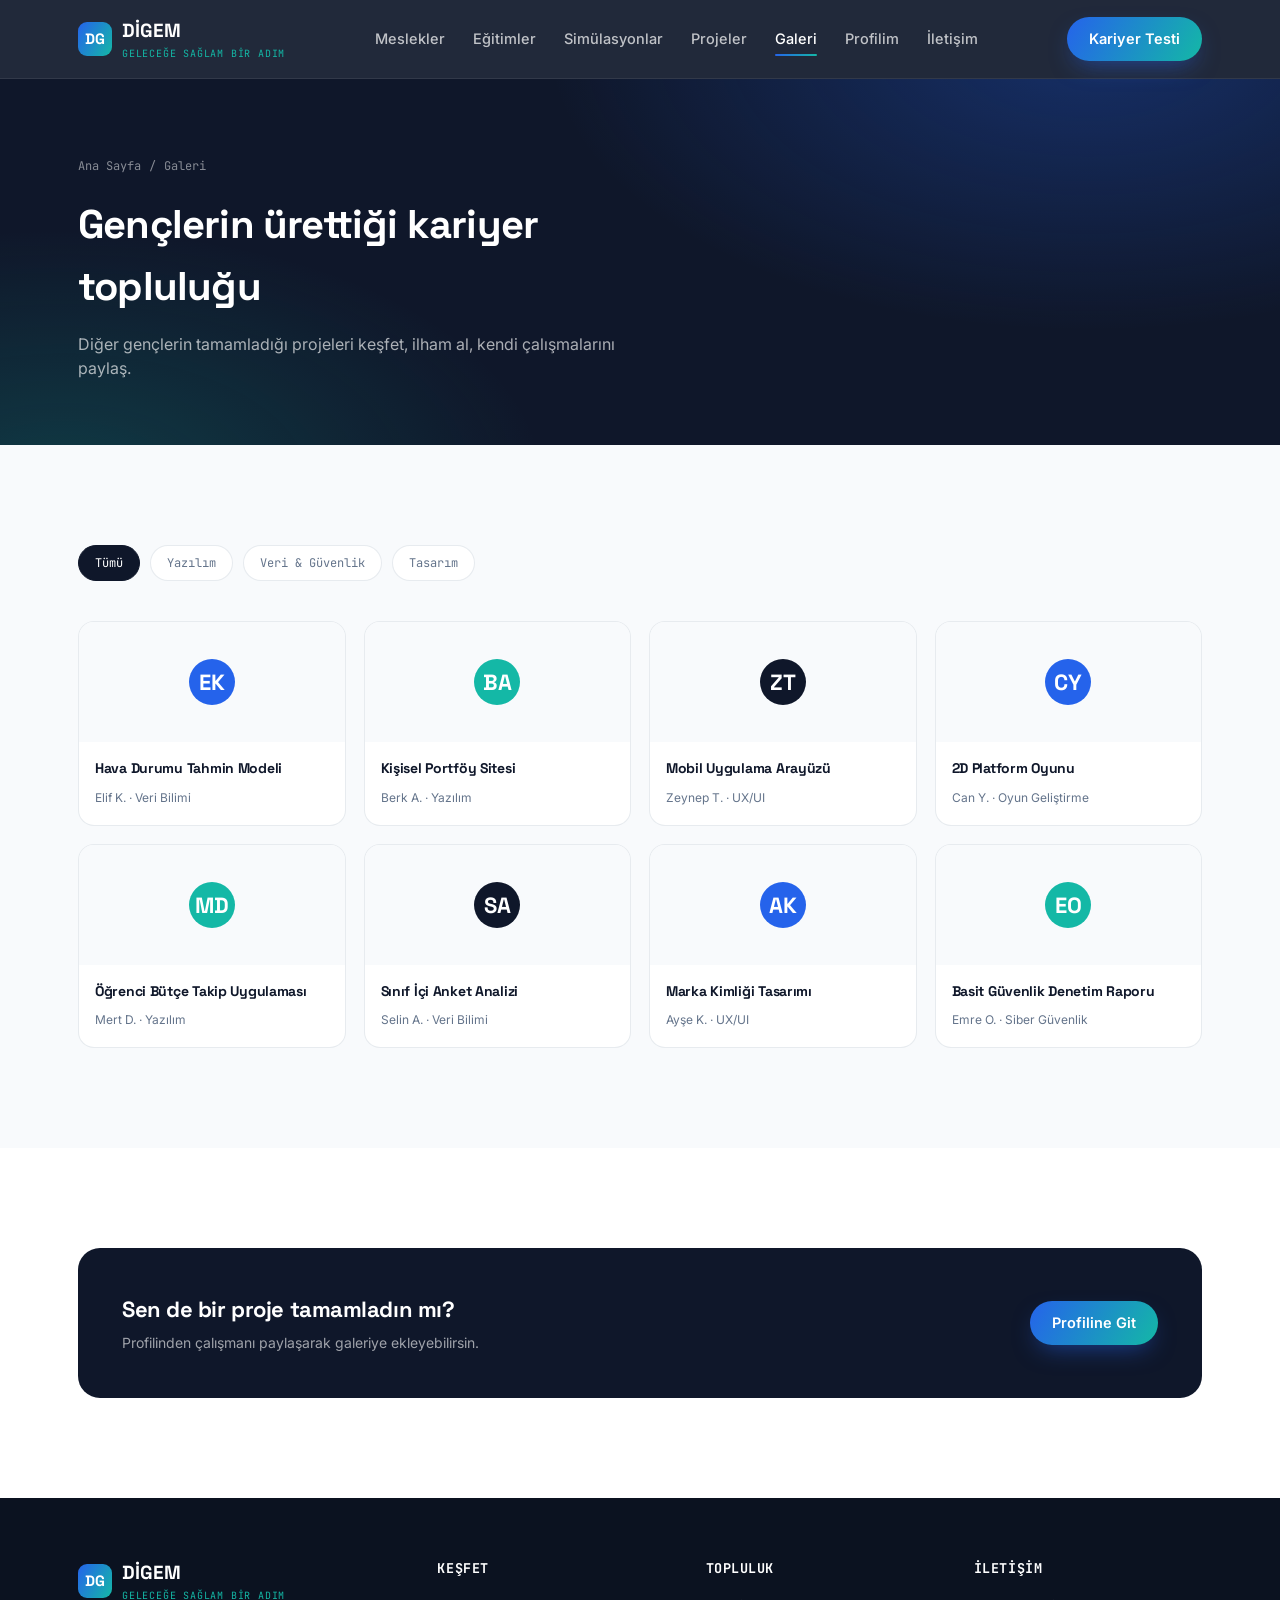
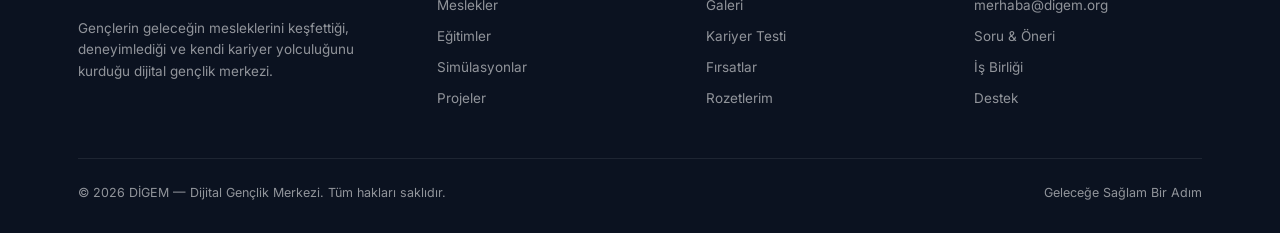
<file: galeri.html>
<!DOCTYPE html>
<html lang="tr">
<head>
<meta charset="UTF-8">
<meta name="viewport" content="width=device-width, initial-scale=1.0">
<title>Galeri | DİGEM</title>
<link rel="icon" href="./Software_developer_icon_stepping…_2K_202608092055.jpeg">
<link rel="preconnect" href="https://fonts.googleapis.com">
<link href="https://fonts.googleapis.com/css2?family=Space+Grotesk:wght@400;500;600;700&family=Inter:wght@400;500;600;700&family=JetBrains+Mono:wght@500;600&display=swap" rel="stylesheet">
<link rel="stylesheet" href="styles.css">
</head>
<body>
<header class="site">
  <div class="nav">
    <a href="index.html" class="brand">
      <span class="mark">DG</span>
      <span>
        <span class="name">DİGEM</span>
        <span class="tag">GELECEĞE SAĞLAM BİR ADIM</span>
      </span>
    </a>
    <nav class="links" id="navLinks">
      <a href="meslekler.html">Meslekler</a>
      <a href="egitimler.html">Eğitimler</a>
      <a href="simulasyonlar.html">Simülasyonlar</a>
      <a href="projeler.html">Projeler</a>
      <a href="galeri.html" class="active">Galeri</a>
      <a href="profil.html">Profilim</a>
      <a href="iletisim.html">İletişim</a>
    </nav>
    <div style="display:flex; align-items:center; gap:12px;">
      <a href="anket.html" class="btn btn-grad">Kariyer Testi</a>
      <button class="menu-toggle" id="menuToggle" aria-label="Menüyü aç">☰</button>
    </div>
  </div>
</header>

<section class="page-hero">
  <div class="wrap">
    <div class="crumb"><a href="index.html">Ana Sayfa</a><span>/</span><span>Galeri</span></div>
    <h1>Gençlerin ürettiği kariyer topluluğu</h1>
    <p>Diğer gençlerin tamamladığı projeleri keşfet, ilham al, kendi çalışmalarını paylaş.</p>
  </div>
</section>

<section class="section-pad bg-light">
  <div class="wrap">
    <div class="filter-bar reveal">
      <button class="filter-btn active" data-filter="tumu">Tümü</button>
      <button class="filter-btn" data-filter="yazilim">Yazılım</button>
      <button class="filter-btn" data-filter="veri">Veri &amp; Güvenlik</button>
      <button class="filter-btn" data-filter="tasarim">Tasarım</button>
    </div>
    <div class="gallery-grid reveal" id="galGrid">
      <div class="gal-card" data-cat="veri">
        <div class="gal-thumb"><div class="initials" style="background:#2563EB;">EK</div></div>
        <div class="gal-info"><h4>Hava Durumu Tahmin Modeli</h4><span>Elif K. · Veri Bilimi</span></div>
      </div>
      <div class="gal-card" data-cat="yazilim">
        <div class="gal-thumb"><div class="initials" style="background:#14B8A6;">BA</div></div>
        <div class="gal-info"><h4>Kişisel Portföy Sitesi</h4><span>Berk A. · Yazılım</span></div>
      </div>
      <div class="gal-card" data-cat="tasarim">
        <div class="gal-thumb"><div class="initials" style="background:#0F172A;">ZT</div></div>
        <div class="gal-info"><h4>Mobil Uygulama Arayüzü</h4><span>Zeynep T. · UX/UI</span></div>
      </div>
      <div class="gal-card" data-cat="yazilim">
        <div class="gal-thumb"><div class="initials" style="background:#2563EB;">CY</div></div>
        <div class="gal-info"><h4>2D Platform Oyunu</h4><span>Can Y. · Oyun Geliştirme</span></div>
      </div>
      <div class="gal-card" data-cat="yazilim">
        <div class="gal-thumb"><div class="initials" style="background:#14B8A6;">MD</div></div>
        <div class="gal-info"><h4>Öğrenci Bütçe Takip Uygulaması</h4><span>Mert D. · Yazılım</span></div>
      </div>
      <div class="gal-card" data-cat="veri">
        <div class="gal-thumb"><div class="initials" style="background:#0F172A;">SA</div></div>
        <div class="gal-info"><h4>Sınıf İçi Anket Analizi</h4><span>Selin A. · Veri Bilimi</span></div>
      </div>
      <div class="gal-card" data-cat="tasarim">
        <div class="gal-thumb"><div class="initials" style="background:#2563EB;">AK</div></div>
        <div class="gal-info"><h4>Marka Kimliği Tasarımı</h4><span>Ayşe K. · UX/UI</span></div>
      </div>
      <div class="gal-card" data-cat="veri">
        <div class="gal-thumb"><div class="initials" style="background:#14B8A6;">EO</div></div>
        <div class="gal-info"><h4>Basit Güvenlik Denetim Raporu</h4><span>Emre O. · Siber Güvenlik</span></div>
      </div>
    </div>
  </div>
</section>

<section class="section-pad bg-white">
  <div class="wrap">
    <div class="mini-cta reveal">
      <div><h3>Sen de bir proje tamamladın mı?</h3><p>Profilinden çalışmanı paylaşarak galeriye ekleyebilirsin.</p></div>
      <a href="profil.html" class="btn btn-grad">Profiline Git</a>
    </div>
  </div>
</section>
<footer id="iletisim-alt">
  <div class="wrap">
    <div class="foot-grid">
      <div class="foot-brand">
        <div class="brand">
          <span class="mark">DG</span>
          <span><span class="name" style="color:#fff;">DİGEM</span><span class="tag">GELECEĞE SAĞLAM BİR ADIM</span></span>
        </div>
        <p>Gençlerin geleceğin mesleklerini keşfettiği, deneyimlediği ve kendi kariyer yolculuğunu kurduğu dijital gençlik merkezi.</p>
      </div>
      <div>
        <h5>KEŞFET</h5>
        <ul>
          <li><a href="meslekler.html">Meslekler</a></li>
          <li><a href="egitimler.html">Eğitimler</a></li>
          <li><a href="simulasyonlar.html">Simülasyonlar</a></li>
          <li><a href="projeler.html">Projeler</a></li>
        </ul>
      </div>
      <div>
        <h5>TOPLULUK</h5>
        <ul>
          <li><a href="galeri.html">Galeri</a></li>
          <li><a href="anket.html">Kariyer Testi</a></li>
          <li><a href="index.html#firsatlar">Fırsatlar</a></li>
          <li><a href="profil.html">Rozetlerim</a></li>
        </ul>
      </div>
      <div>
        <h5>İLETİŞİM</h5>
        <ul>
          <li><a href="mailto:merhaba@digem.org">merhaba@digem.org</a></li>
          <li><a href="iletisim.html">Soru &amp; Öneri</a></li>
          <li><a href="iletisim.html">İş Birliği</a></li>
          <li><a href="iletisim.html">Destek</a></li>
        </ul>
      </div>
    </div>
    <div class="foot-bottom">
      <span>© 2026 DİGEM — Dijital Gençlik Merkezi. Tüm hakları saklıdır.</span>
      <span>Geleceğe Sağlam Bir Adım</span>
    </div>
  </div>
</footer>
<script>
  document.querySelectorAll('.filter-btn').forEach(btn => {
    btn.addEventListener('click', () => {
      document.querySelectorAll('.filter-btn').forEach(b => b.classList.remove('active'));
      btn.classList.add('active');
      const f = btn.dataset.filter;
      document.querySelectorAll('#galGrid .gal-card').forEach(card => {
        card.classList.toggle('hide', f !== 'tumu' && card.dataset.cat !== f);
      });
    });
  });
</script>
<script>
  const toggle = document.getElementById('menuToggle');
  const links = document.getElementById('navLinks');
  toggle.addEventListener('click', () => links.classList.toggle('open'));
  links.querySelectorAll('a').forEach(a => a.addEventListener('click', () => links.classList.remove('open')));

  const revealEls = document.querySelectorAll('.reveal');
  if ('IntersectionObserver' in window) {
    const io = new IntersectionObserver((entries) => {
      entries.forEach(e => { if (e.isIntersecting) { e.target.classList.add('in'); io.unobserve(e.target); } });
    }, { threshold: 0.12 });
    revealEls.forEach(el => io.observe(el));
  } else {
    revealEls.forEach(el => el.classList.add('in'));
  }
</script>
</body>
</html>
</file>
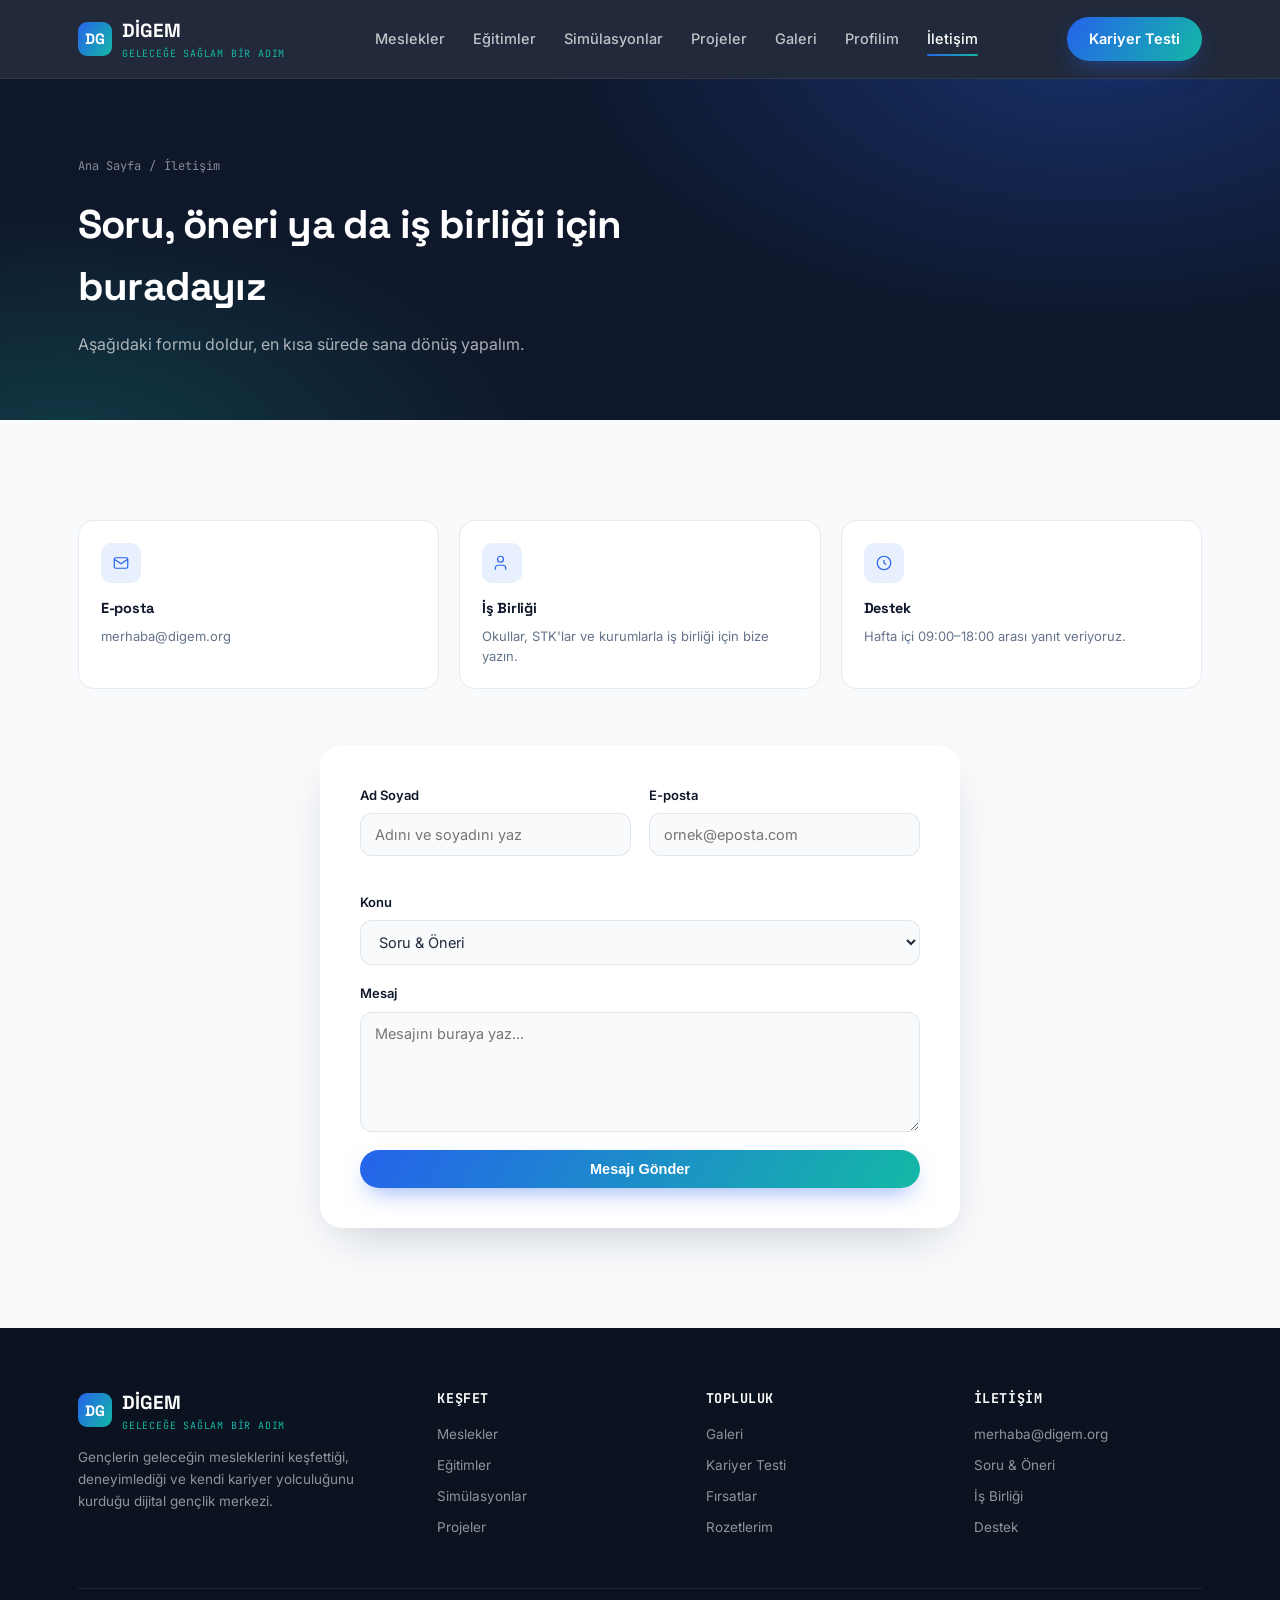
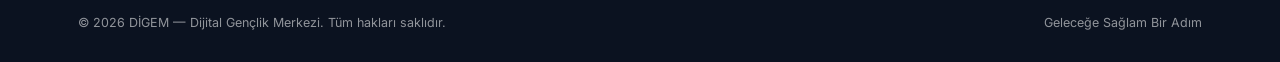
<file: iletisim.html>
<!DOCTYPE html>
<html lang="tr">
<head>
<meta charset="UTF-8">
<meta name="viewport" content="width=device-width, initial-scale=1.0">
<title>İletişim | DİGEM</title>
<link rel="icon" href="./Software_developer_icon_stepping…_2K_202608092055.jpeg">
<link rel="preconnect" href="https://fonts.googleapis.com">
<link href="https://fonts.googleapis.com/css2?family=Space+Grotesk:wght@400;500;600;700&family=Inter:wght@400;500;600;700&family=JetBrains+Mono:wght@500;600&display=swap" rel="stylesheet">
<link rel="stylesheet" href="styles.css">
</head>
<body>
<header class="site">
  <div class="nav">
    <a href="index.html" class="brand">
      <span class="mark">DG</span>
      <span>
        <span class="name">DİGEM</span>
        <span class="tag">GELECEĞE SAĞLAM BİR ADIM</span>
      </span>
    </a>
    <nav class="links" id="navLinks">
      <a href="meslekler.html">Meslekler</a>
      <a href="egitimler.html">Eğitimler</a>
      <a href="simulasyonlar.html">Simülasyonlar</a>
      <a href="projeler.html">Projeler</a>
      <a href="galeri.html">Galeri</a>
      <a href="profil.html">Profilim</a>
      <a href="iletisim.html" class="active">İletişim</a>
    </nav>
    <div style="display:flex; align-items:center; gap:12px;">
      <a href="anket.html" class="btn btn-grad">Kariyer Testi</a>
      <button class="menu-toggle" id="menuToggle" aria-label="Menüyü aç">☰</button>
    </div>
  </div>
</header>

<section class="page-hero">
  <div class="wrap">
    <div class="crumb"><a href="index.html">Ana Sayfa</a><span>/</span><span>İletişim</span></div>
    <h1>Soru, öneri ya da iş birliği için buradayız</h1>
    <p>Aşağıdaki formu doldur, en kısa sürede sana dönüş yapalım.</p>
  </div>
</section>

<section class="section-pad bg-light">
  <div class="wrap">
    <div class="contact-info-row reveal">
      <div class="info-card">
        <div class="ic"><svg width="18" height="18" viewBox="0 0 24 24" fill="none" stroke="#2563EB" stroke-width="1.6"><rect x="3" y="5" width="18" height="14" rx="2"/><path d="M3 7l9 6 9-6"/></svg></div>
        <h4>E-posta</h4>
        <p>merhaba@digem.org</p>
      </div>
      <div class="info-card">
        <div class="ic"><svg width="18" height="18" viewBox="0 0 24 24" fill="none" stroke="#2563EB" stroke-width="1.6"><path d="M17 21v-2a4 4 0 00-4-4H7a4 4 0 00-4 4v2"/><circle cx="10" cy="7" r="4"/></svg></div>
        <h4>İş Birliği</h4>
        <p>Okullar, STK'lar ve kurumlarla iş birliği için bize yazın.</p>
      </div>
      <div class="info-card">
        <div class="ic"><svg width="18" height="18" viewBox="0 0 24 24" fill="none" stroke="#2563EB" stroke-width="1.6"><circle cx="12" cy="12" r="9"/><path d="M12 8v4l3 2"/></svg></div>
        <h4>Destek</h4>
        <p>Hafta içi 09:00–18:00 arası yanıt veriyoruz.</p>
      </div>
    </div>

    <div class="form-shell reveal">
      <div id="contactForm">
        <div class="form-row">
          <div class="field"><label for="adSoyad">Ad Soyad</label><input type="text" id="adSoyad" required placeholder="Adını ve soyadını yaz"></div>
          <div class="field"><label for="eposta">E-posta</label><input type="email" id="eposta" required placeholder="ornek@eposta.com"></div>
        </div>
        <div class="field">
          <label for="konu">Konu</label>
          <select id="konu">
            <option>Soru &amp; Öneri</option>
            <option>İş Birliği</option>
            <option>Teknik Destek</option>
            <option>Diğer</option>
          </select>
        </div>
        <div class="field"><label for="mesaj">Mesaj</label><textarea id="mesaj" required placeholder="Mesajını buraya yaz..."></textarea></div>
        <button class="btn btn-grad" id="sendBtn" style="width:100%; justify-content:center;">Mesajı Gönder</button>
      </div>
      <div class="form-success" id="formSuccess">
        <div class="ic-ok"><svg viewBox="0 0 24 24"><polyline points="20 6 9 17 4 12"/></svg></div>
        <h3>Mesajın alındı!</h3>
        <p style="color:#64748B; font-size:14.5px;">En kısa sürede sana dönüş yapacağız.</p>
      </div>
    </div>
  </div>
</section>
<footer id="iletisim-alt">
  <div class="wrap">
    <div class="foot-grid">
      <div class="foot-brand">
        <div class="brand">
          <span class="mark">DG</span>
          <span><span class="name" style="color:#fff;">DİGEM</span><span class="tag">GELECEĞE SAĞLAM BİR ADIM</span></span>
        </div>
        <p>Gençlerin geleceğin mesleklerini keşfettiği, deneyimlediği ve kendi kariyer yolculuğunu kurduğu dijital gençlik merkezi.</p>
      </div>
      <div>
        <h5>KEŞFET</h5>
        <ul>
          <li><a href="meslekler.html">Meslekler</a></li>
          <li><a href="egitimler.html">Eğitimler</a></li>
          <li><a href="simulasyonlar.html">Simülasyonlar</a></li>
          <li><a href="projeler.html">Projeler</a></li>
        </ul>
      </div>
      <div>
        <h5>TOPLULUK</h5>
        <ul>
          <li><a href="galeri.html">Galeri</a></li>
          <li><a href="anket.html">Kariyer Testi</a></li>
          <li><a href="index.html#firsatlar">Fırsatlar</a></li>
          <li><a href="profil.html">Rozetlerim</a></li>
        </ul>
      </div>
      <div>
        <h5>İLETİŞİM</h5>
        <ul>
          <li><a href="mailto:merhaba@digem.org">merhaba@digem.org</a></li>
          <li><a href="iletisim.html">Soru &amp; Öneri</a></li>
          <li><a href="iletisim.html">İş Birliği</a></li>
          <li><a href="iletisim.html">Destek</a></li>
        </ul>
      </div>
    </div>
    <div class="foot-bottom">
      <span>© 2026 DİGEM — Dijital Gençlik Merkezi. Tüm hakları saklıdır.</span>
      <span>Geleceğe Sağlam Bir Adım</span>
    </div>
  </div>
</footer>
<script>
  document.getElementById('sendBtn').addEventListener('click', () => {
    const ad = document.getElementById('adSoyad').value.trim();
    const eposta = document.getElementById('eposta').value.trim();
    const mesaj = document.getElementById('mesaj').value.trim();
    if (!ad || !eposta || !mesaj) {
      alert('Lütfen ad soyad, e-posta ve mesaj alanlarını doldur.');
      return;
    }
    document.getElementById('contactForm').style.display = 'none';
    document.getElementById('formSuccess').classList.add('show');
  });
</script>
<script>
  const toggle = document.getElementById('menuToggle');
  const links = document.getElementById('navLinks');
  toggle.addEventListener('click', () => links.classList.toggle('open'));
  links.querySelectorAll('a').forEach(a => a.addEventListener('click', () => links.classList.remove('open')));

  const revealEls = document.querySelectorAll('.reveal');
  if ('IntersectionObserver' in window) {
    const io = new IntersectionObserver((entries) => {
      entries.forEach(e => { if (e.isIntersecting) { e.target.classList.add('in'); io.unobserve(e.target); } });
    }, { threshold: 0.12 });
    revealEls.forEach(el => io.observe(el));
  } else {
    revealEls.forEach(el => el.classList.add('in'));
  }
</script>
</body>
</html>
</file>
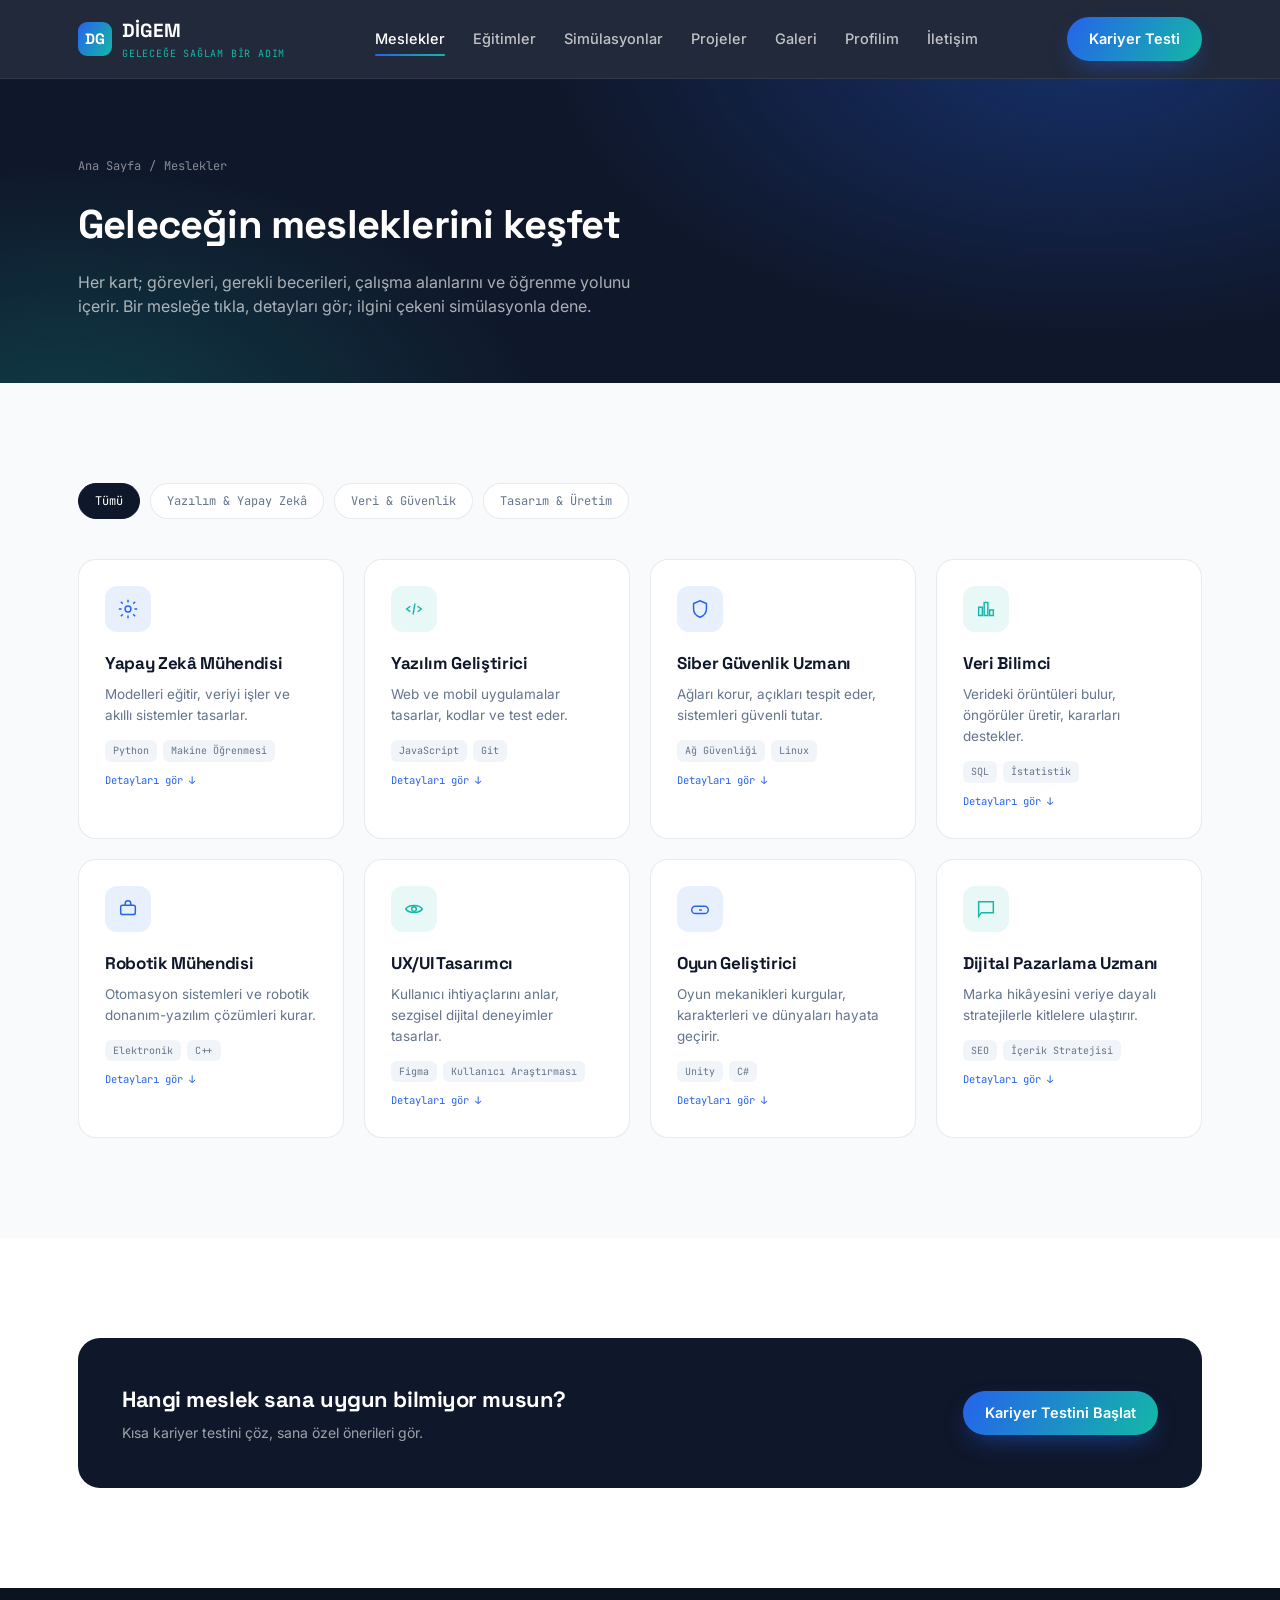
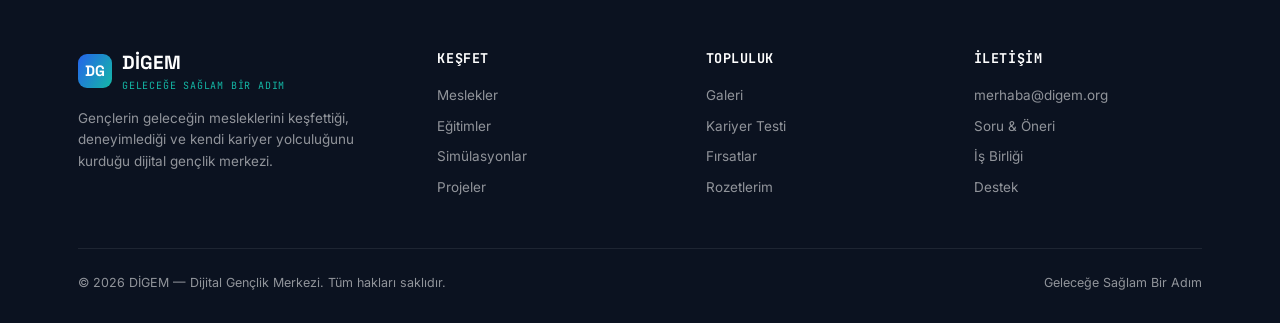
<file: meslekler.html>
<!DOCTYPE html>
<html lang="tr">
<head>
<meta charset="UTF-8">
<meta name="viewport" content="width=device-width, initial-scale=1.0">
<title>Meslekler | DİGEM</title>
<link rel="icon" href="./Software_developer_icon_stepping…_2K_202608092055.jpeg">
<link rel="preconnect" href="https://fonts.googleapis.com">
<link href="https://fonts.googleapis.com/css2?family=Space+Grotesk:wght@400;500;600;700&family=Inter:wght@400;500;600;700&family=JetBrains+Mono:wght@500;600&display=swap" rel="stylesheet">
<link rel="stylesheet" href="styles.css">
</head>
<body>
<header class="site">
  <div class="nav">
    <a href="index.html" class="brand">
      <span class="mark">DG</span>
      <span>
        <span class="name">DİGEM</span>
        <span class="tag">GELECEĞE SAĞLAM BİR ADIM</span>
      </span>
    </a>
    <nav class="links" id="navLinks">
      <a href="meslekler.html" class="active">Meslekler</a>
      <a href="egitimler.html">Eğitimler</a>
      <a href="simulasyonlar.html">Simülasyonlar</a>
      <a href="projeler.html">Projeler</a>
      <a href="galeri.html">Galeri</a>
      <a href="profil.html">Profilim</a>
      <a href="iletisim.html">İletişim</a>
    </nav>
    <div style="display:flex; align-items:center; gap:12px;">
      <a href="anket.html" class="btn btn-grad">Kariyer Testi</a>
      <button class="menu-toggle" id="menuToggle" aria-label="Menüyü aç">☰</button>
    </div>
  </div>
</header>

<section class="page-hero">
  <div class="wrap">
    <div class="crumb"><a href="index.html">Ana Sayfa</a><span>/</span><span>Meslekler</span></div>
    <h1>Geleceğin mesleklerini keşfet</h1>
    <p>Her kart; görevleri, gerekli becerileri, çalışma alanlarını ve öğrenme yolunu içerir. Bir mesleğe tıkla, detayları gör; ilgini çekeni simülasyonla dene.</p>
  </div>
</section>

<section class="section-pad bg-light">
  <div class="wrap">
    <div class="filter-bar reveal">
      <button class="filter-btn active" data-filter="tumu">Tümü</button>
      <button class="filter-btn" data-filter="yazilim">Yazılım &amp; Yapay Zekâ</button>
      <button class="filter-btn" data-filter="veri">Veri &amp; Güvenlik</button>
      <button class="filter-btn" data-filter="tasarim">Tasarım &amp; Üretim</button>
    </div>

    <div class="grid-4 reveal" id="jobGrid">

      <div class="job-card" data-cat="yazilim">
        <div class="ic" style="background:rgba(37,99,235,.1);"><svg width="22" height="22" viewBox="0 0 24 24" fill="none" stroke="#2563EB" stroke-width="1.6"><circle cx="12" cy="12" r="3.2"/><path d="M12 2v3M12 19v3M4.2 4.2l2.1 2.1M17.7 17.7l2.1 2.1M2 12h3M19 12h3M4.2 19.8l2.1-2.1M17.7 6.3l2.1-2.1"/></svg></div>
        <h3>Yapay Zekâ Mühendisi</h3>
        <p>Modelleri eğitir, veriyi işler ve akıllı sistemler tasarlar.</p>
        <div class="tags"><span>Python</span><span>Makine Öğrenmesi</span></div>
        <div class="more">
          <h5>GÖREVLER</h5>
          <ul><li>Veri setlerini temizlemek ve hazırlamak</li><li>Model eğitmek ve doğruluğunu ölçmek</li><li>Sonuçları anlaşılır biçimde raporlamak</li></ul>
          <h5>ÖĞRENME YOLU</h5>
          <p style="font-size:12.5px; color:#475569;">Python temelleri → Veri analizi → Makine öğrenmesi eğitimi → Uygulamalı proje</p>
        </div>
        <span class="toggle-hint">Detayları gör ↓</span>
      </div>

      <div class="job-card" data-cat="yazilim">
        <div class="ic" style="background:rgba(20,184,166,.1);"><svg width="22" height="22" viewBox="0 0 24 24" fill="none" stroke="#14B8A6" stroke-width="1.6"><path d="M8 9l-4 3 4 3M16 9l4 3-4 3M13 6l-2 12"/></svg></div>
        <h3>Yazılım Geliştirici</h3>
        <p>Web ve mobil uygulamalar tasarlar, kodlar ve test eder.</p>
        <div class="tags"><span>JavaScript</span><span>Git</span></div>
        <div class="more">
          <h5>GÖREVLER</h5>
          <ul><li>Uygulama özelliklerini kodlamak</li><li>Hataları bulup düzeltmek</li><li>Ekip arkadaşlarıyla kod incelemesi yapmak</li></ul>
          <h5>ÖĞRENME YOLU</h5>
          <p style="font-size:12.5px; color:#475569;">HTML/CSS temelleri → JavaScript → Web uygulaması projesi → Versiyon kontrolü</p>
        </div>
        <span class="toggle-hint">Detayları gör ↓</span>
      </div>

      <div class="job-card" data-cat="veri">
        <div class="ic" style="background:rgba(37,99,235,.1);"><svg width="22" height="22" viewBox="0 0 24 24" fill="none" stroke="#2563EB" stroke-width="1.6"><path d="M12 3l7 3v6c0 4.5-3 7.5-7 9-4-1.5-7-4.5-7-9V6l7-3z"/></svg></div>
        <h3>Siber Güvenlik Uzmanı</h3>
        <p>Ağları korur, açıkları tespit eder, sistemleri güvenli tutar.</p>
        <div class="tags"><span>Ağ Güvenliği</span><span>Linux</span></div>
        <div class="more">
          <h5>GÖREVLER</h5>
          <ul><li>Ağ trafiğini izlemek</li><li>Güvenlik açıklarını taramak</li><li>Olay raporları hazırlamak</li></ul>
          <h5>ÖĞRENME YOLU</h5>
          <p style="font-size:12.5px; color:#475569;">Ağ temelleri → Linux → Güvenlik kavramları → Simülasyonlu görev denemeleri</p>
        </div>
        <span class="toggle-hint">Detayları gör ↓</span>
      </div>

      <div class="job-card" data-cat="veri">
        <div class="ic" style="background:rgba(20,184,166,.1);"><svg width="22" height="22" viewBox="0 0 24 24" fill="none" stroke="#14B8A6" stroke-width="1.6"><path d="M4 19h4V10H4v9zM10 19h4V5h-4v14zM16 19h4v-6h-4v6z"/></svg></div>
        <h3>Veri Bilimci</h3>
        <p>Verideki örüntüleri bulur, öngörüler üretir, kararları destekler.</p>
        <div class="tags"><span>SQL</span><span>İstatistik</span></div>
        <div class="more">
          <h5>GÖREVLER</h5>
          <ul><li>Veriyi toplamak ve düzenlemek</li><li>Görselleştirme ile örüntü aramak</li><li>Bulguları ekip ile paylaşmak</li></ul>
          <h5>ÖĞRENME YOLU</h5>
          <p style="font-size:12.5px; color:#475569;">İstatistik temelleri → SQL → Veri görselleştirme → Analiz projesi</p>
        </div>
        <span class="toggle-hint">Detayları gör ↓</span>
      </div>

      <div class="job-card" data-cat="tasarim">
        <div class="ic" style="background:rgba(37,99,235,.1);"><svg width="22" height="22" viewBox="0 0 24 24" fill="none" stroke="#2563EB" stroke-width="1.6"><rect x="4" y="8" width="16" height="10" rx="2"/><path d="M9 8V6a3 3 0 016 0v2M8 13h.01M16 13h.01"/></svg></div>
        <h3>Robotik Mühendisi</h3>
        <p>Otomasyon sistemleri ve robotik donanım-yazılım çözümleri kurar.</p>
        <div class="tags"><span>Elektronik</span><span>C++</span></div>
        <div class="more">
          <h5>GÖREVLER</h5>
          <ul><li>Devre ve sensör sistemleri kurmak</li><li>Hareket kontrol yazılımı yazmak</li><li>Prototipleri test etmek</li></ul>
          <h5>ÖĞRENME YOLU</h5>
          <p style="font-size:12.5px; color:#475569;">Elektronik temelleri → C++ → Sensör/motor kontrolü → Robotik proje</p>
        </div>
        <span class="toggle-hint">Detayları gör ↓</span>
      </div>

      <div class="job-card" data-cat="tasarim">
        <div class="ic" style="background:rgba(20,184,166,.1);"><svg width="22" height="22" viewBox="0 0 24 24" fill="none" stroke="#14B8A6" stroke-width="1.6"><path d="M3 12c3-5 15-5 18 0-3 5-15 5-18 0z"/><circle cx="12" cy="12" r="2.5"/></svg></div>
        <h3>UX/UI Tasarımcı</h3>
        <p>Kullanıcı ihtiyaçlarını anlar, sezgisel dijital deneyimler tasarlar.</p>
        <div class="tags"><span>Figma</span><span>Kullanıcı Araştırması</span></div>
        <div class="more">
          <h5>GÖREVLER</h5>
          <ul><li>Kullanıcı görüşmeleri yapmak</li><li>Arayüz taslakları çizmek</li><li>Tasarımı test edip iyileştirmek</li></ul>
          <h5>ÖĞRENME YOLU</h5>
          <p style="font-size:12.5px; color:#475569;">Tasarım temelleri → Figma → Kullanıcı araştırması → Arayüz projesi</p>
        </div>
        <span class="toggle-hint">Detayları gör ↓</span>
      </div>

      <div class="job-card" data-cat="yazilim">
        <div class="ic" style="background:rgba(37,99,235,.1);"><svg width="22" height="22" viewBox="0 0 24 24" fill="none" stroke="#2563EB" stroke-width="1.6"><rect x="3" y="9" width="18" height="8" rx="4"/><path d="M8 13h.01M11 13h3M17 13h.01"/></svg></div>
        <h3>Oyun Geliştirici</h3>
        <p>Oyun mekanikleri kurgular, karakterleri ve dünyaları hayata geçirir.</p>
        <div class="tags"><span>Unity</span><span>C#</span></div>
        <div class="more">
          <h5>GÖREVLER</h5>
          <ul><li>Oyun mekaniklerini kodlamak</li><li>Seviye ve karakter tasarlamak</li><li>Oyun testleri yapmak</li></ul>
          <h5>ÖĞRENME YOLU</h5>
          <p style="font-size:12.5px; color:#475569;">C# temelleri → Unity → Oyun tasarımı → Mini oyun projesi</p>
        </div>
        <span class="toggle-hint">Detayları gör ↓</span>
      </div>

      <div class="job-card" data-cat="tasarim">
        <div class="ic" style="background:rgba(20,184,166,.1);"><svg width="22" height="22" viewBox="0 0 24 24" fill="none" stroke="#14B8A6" stroke-width="1.6"><path d="M4 4h16v12H7l-3 4V4z"/></svg></div>
        <h3>Dijital Pazarlama Uzmanı</h3>
        <p>Marka hikâyesini veriye dayalı stratejilerle kitlelere ulaştırır.</p>
        <div class="tags"><span>SEO</span><span>İçerik Stratejisi</span></div>
        <div class="more">
          <h5>GÖREVLER</h5>
          <ul><li>İçerik takvimi hazırlamak</li><li>Kampanya sonuçlarını analiz etmek</li><li>Hedef kitle stratejisi kurmak</li></ul>
          <h5>ÖĞRENME YOLU</h5>
          <p style="font-size:12.5px; color:#475569;">Pazarlama temelleri → SEO → İçerik stratejisi → Kampanya projesi</p>
        </div>
        <span class="toggle-hint">Detayları gör ↓</span>
      </div>

    </div>
  </div>
</section>

<section class="section-pad bg-white">
  <div class="wrap">
    <div class="mini-cta reveal">
      <div><h3>Hangi meslek sana uygun bilmiyor musun?</h3><p>Kısa kariyer testini çöz, sana özel önerileri gör.</p></div>
      <a href="anket.html" class="btn btn-grad">Kariyer Testini Başlat</a>
    </div>
  </div>
</section>
<footer id="iletisim-alt">
  <div class="wrap">
    <div class="foot-grid">
      <div class="foot-brand">
        <div class="brand">
          <span class="mark">DG</span>
          <span><span class="name" style="color:#fff;">DİGEM</span><span class="tag">GELECEĞE SAĞLAM BİR ADIM</span></span>
        </div>
        <p>Gençlerin geleceğin mesleklerini keşfettiği, deneyimlediği ve kendi kariyer yolculuğunu kurduğu dijital gençlik merkezi.</p>
      </div>
      <div>
        <h5>KEŞFET</h5>
        <ul>
          <li><a href="meslekler.html">Meslekler</a></li>
          <li><a href="egitimler.html">Eğitimler</a></li>
          <li><a href="simulasyonlar.html">Simülasyonlar</a></li>
          <li><a href="projeler.html">Projeler</a></li>
        </ul>
      </div>
      <div>
        <h5>TOPLULUK</h5>
        <ul>
          <li><a href="galeri.html">Galeri</a></li>
          <li><a href="anket.html">Kariyer Testi</a></li>
          <li><a href="index.html#firsatlar">Fırsatlar</a></li>
          <li><a href="profil.html">Rozetlerim</a></li>
        </ul>
      </div>
      <div>
        <h5>İLETİŞİM</h5>
        <ul>
          <li><a href="mailto:merhaba@digem.org">merhaba@digem.org</a></li>
          <li><a href="iletisim.html">Soru &amp; Öneri</a></li>
          <li><a href="iletisim.html">İş Birliği</a></li>
          <li><a href="iletisim.html">Destek</a></li>
        </ul>
      </div>
    </div>
    <div class="foot-bottom">
      <span>© 2026 DİGEM — Dijital Gençlik Merkezi. Tüm hakları saklıdır.</span>
      <span>Geleceğe Sağlam Bir Adım</span>
    </div>
  </div>
</footer>
<script>
  document.querySelectorAll('#jobGrid .job-card').forEach(card => {
    card.addEventListener('click', (e) => { card.classList.toggle('open'); });
  });
  document.querySelectorAll('.filter-btn').forEach(btn => {
    btn.addEventListener('click', () => {
      document.querySelectorAll('.filter-btn').forEach(b => b.classList.remove('active'));
      btn.classList.add('active');
      const f = btn.dataset.filter;
      document.querySelectorAll('#jobGrid .job-card').forEach(card => {
        card.classList.toggle('hide', f !== 'tumu' && card.dataset.cat !== f);
      });
    });
  });
</script>
<script>
  const toggle = document.getElementById('menuToggle');
  const links = document.getElementById('navLinks');
  toggle.addEventListener('click', () => links.classList.toggle('open'));
  links.querySelectorAll('a').forEach(a => a.addEventListener('click', () => links.classList.remove('open')));

  const revealEls = document.querySelectorAll('.reveal');
  if ('IntersectionObserver' in window) {
    const io = new IntersectionObserver((entries) => {
      entries.forEach(e => { if (e.isIntersecting) { e.target.classList.add('in'); io.unobserve(e.target); } });
    }, { threshold: 0.12 });
    revealEls.forEach(el => io.observe(el));
  } else {
    revealEls.forEach(el => el.classList.add('in'));
  }
</script>
</body>
</html>
</file>
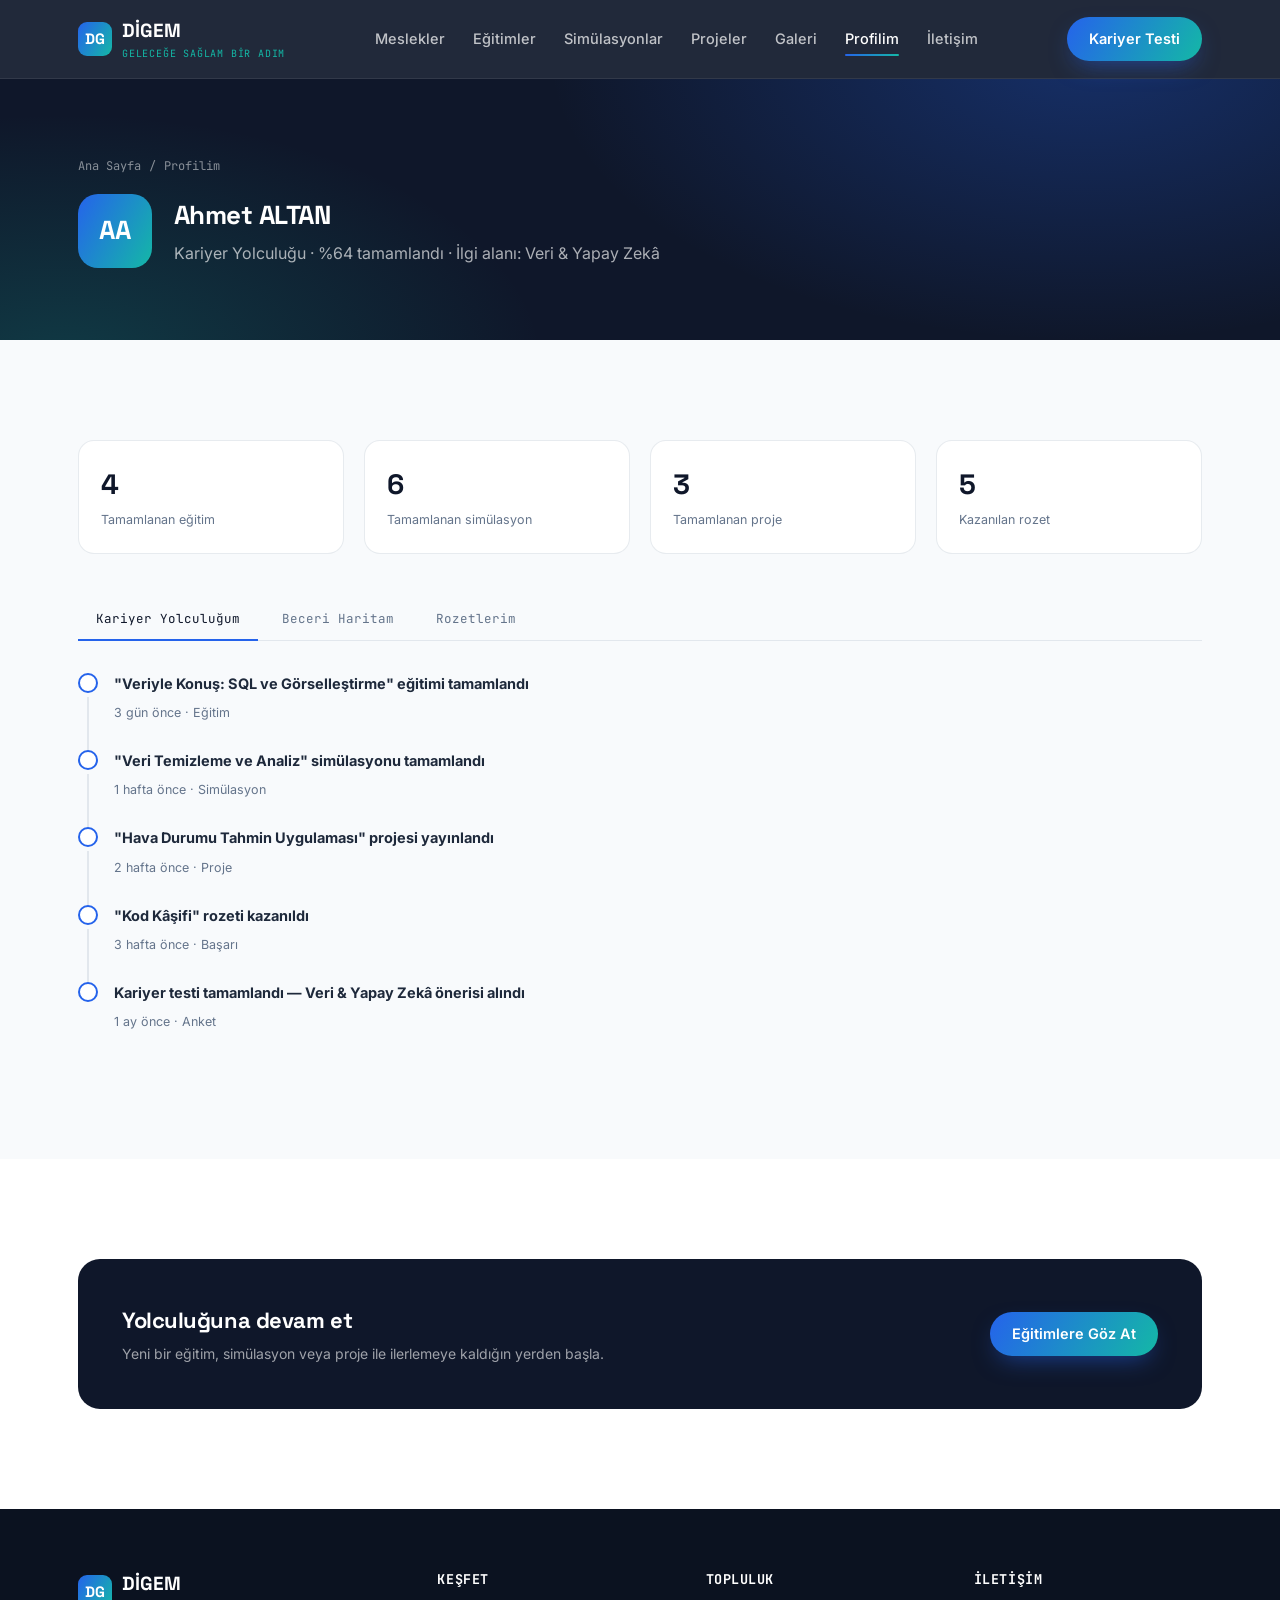
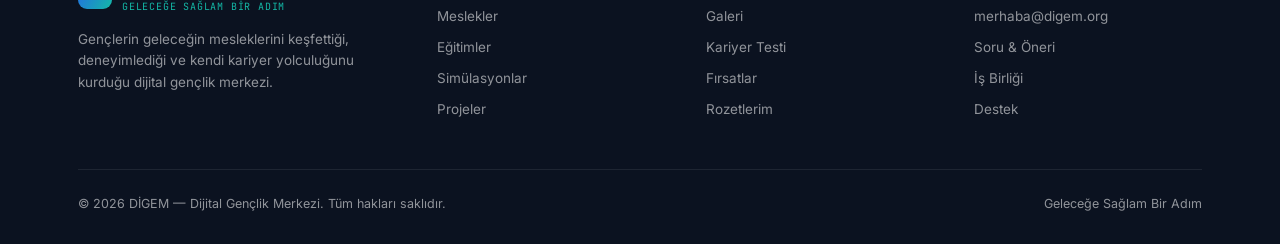
<file: profil.html>
<!DOCTYPE html>
<html lang="tr">
<head>
<meta charset="UTF-8">
<meta name="viewport" content="width=device-width, initial-scale=1.0">
<title>Profilim | DİGEM</title>
<link rel="icon" href="./Software_developer_icon_stepping…_2K_202608092055.jpeg">
<link rel="preconnect" href="https://fonts.googleapis.com">
<link href="https://fonts.googleapis.com/css2?family=Space+Grotesk:wght@400;500;600;700&family=Inter:wght@400;500;600;700&family=JetBrains+Mono:wght@500;600&display=swap" rel="stylesheet">
<link rel="stylesheet" href="styles.css">
</head>
<body>
<header class="site">
  <div class="nav">
    <a href="index.html" class="brand">
      <span class="mark">DG</span>
      <span>
        <span class="name">DİGEM</span>
        <span class="tag">GELECEĞE SAĞLAM BİR ADIM</span>
      </span>
    </a>
    <nav class="links" id="navLinks">
      <a href="meslekler.html">Meslekler</a>
      <a href="egitimler.html">Eğitimler</a>
      <a href="simulasyonlar.html">Simülasyonlar</a>
      <a href="projeler.html">Projeler</a>
      <a href="galeri.html">Galeri</a>
      <a href="profil.html" class="active">Profilim</a>
      <a href="iletisim.html">İletişim</a>
    </nav>
    <div style="display:flex; align-items:center; gap:12px;">
      <a href="anket.html" class="btn btn-grad">Kariyer Testi</a>
      <button class="menu-toggle" id="menuToggle" aria-label="Menüyü aç">☰</button>
    </div>
  </div>
</header>

<section class="page-hero">
  <div class="wrap">
    <div class="crumb"><a href="index.html">Ana Sayfa</a><span>/</span><span>Profilim</span></div>
    <div class="profile-head">
      <div class="avatar-lg">AA</div>
      <div>
        <h1 style="font-size:26px; margin-bottom:6px;">Ahmet ALTAN</h1>
        <p style="margin:0;">Kariyer Yolculuğu · %64 tamamlandı · İlgi alanı: Veri &amp; Yapay Zekâ</p>
      </div>
    </div>
  </div>
</section>

<section class="section-pad bg-light">
  <div class="wrap">

    <div class="dash-grid reveal">
      <div class="stat-card"><b>4</b><span>Tamamlanan eğitim</span></div>
      <div class="stat-card"><b>6</b><span>Tamamlanan simülasyon</span></div>
      <div class="stat-card"><b>3</b><span>Tamamlanan proje</span></div>
      <div class="stat-card"><b>5</b><span>Kazanılan rozet</span></div>
    </div>

    <div class="reveal">
      <div class="tabs-bar">
        <button class="tab-btn active" data-tab="yolculuk">Kariyer Yolculuğum</button>
        <button class="tab-btn" data-tab="beceri">Beceri Haritam</button>
        <button class="tab-btn" data-tab="rozetler">Rozetlerim</button>
      </div>

      <div class="tab-panel active" id="tab-yolculuk">
        <div class="timeline-item">
          <div class="timeline-dot"></div>
          <div class="timeline-body"><b>"Veriyle Konuş: SQL ve Görselleştirme" eğitimi tamamlandı</b><span>3 gün önce · Eğitim</span></div>
        </div>
        <div class="timeline-item">
          <div class="timeline-dot"></div>
          <div class="timeline-body"><b>"Veri Temizleme ve Analiz" simülasyonu tamamlandı</b><span>1 hafta önce · Simülasyon</span></div>
        </div>
        <div class="timeline-item">
          <div class="timeline-dot"></div>
          <div class="timeline-body"><b>"Hava Durumu Tahmin Uygulaması" projesi yayınlandı</b><span>2 hafta önce · Proje</span></div>
        </div>
        <div class="timeline-item">
          <div class="timeline-dot"></div>
          <div class="timeline-body"><b>"Kod Kâşifi" rozeti kazanıldı</b><span>3 hafta önce · Başarı</span></div>
        </div>
        <div class="timeline-item">
          <div class="timeline-dot"></div>
          <div class="timeline-body"><b>Kariyer testi tamamlandı — Veri &amp; Yapay Zekâ önerisi alındı</b><span>1 ay önce · Anket</span></div>
        </div>
      </div>

      <div class="tab-panel" id="tab-beceri">
        <div class="skill-item"><div class="lbl-row"><b>Python</b><span>Orta</span></div><div class="skill-bar"><i style="width:58%"></i></div></div>
        <div class="skill-item"><div class="lbl-row"><b>Veri Analizi</b><span>Orta-İleri</span></div><div class="skill-bar"><i style="width:70%"></i></div></div>
        <div class="skill-item"><div class="lbl-row"><b>SQL</b><span>Başlangıç-Orta</span></div><div class="skill-bar"><i style="width:42%"></i></div></div>
        <div class="skill-item"><div class="lbl-row"><b>Görselleştirme</b><span>Orta</span></div><div class="skill-bar"><i style="width:55%"></i></div></div>
        <div class="skill-item"><div class="lbl-row"><b>Takım Çalışması</b><span>İleri</span></div><div class="skill-bar"><i style="width:82%"></i></div></div>
      </div>

      <div class="tab-panel" id="tab-rozetler">
        <div class="badge-grid">
          <div class="badge-item"><div class="ring"><svg viewBox="0 0 24 24"><path d="M13 2L4 14h6l-1 8 9-12h-6l1-8z"/></svg></div><h4>İlk Adım</h4><span>Kazanıldı</span></div>
          <div class="badge-item"><div class="ring"><svg viewBox="0 0 24 24"><path d="M8 9l-4 3 4 3M16 9l4 3-4 3M13 6l-2 12"/></svg></div><h4>Kod Kâşifi</h4><span>Kazanıldı</span></div>
          <div class="badge-item"><div class="ring"><svg viewBox="0 0 24 24"><rect x="3" y="4" width="18" height="14" rx="2"/></svg></div><h4>Simülasyon Ustası</h4><span>Kazanıldı</span></div>
          <div class="badge-item"><div class="ring"><svg viewBox="0 0 24 24"><path d="M4 19h4V10H4v9zM10 19h4V5h-4v14zM16 19h4v-6h-4v6z"/></svg></div><h4>Proje Üretici</h4><span>Kazanıldı</span></div>
          <div class="badge-item"><div class="ring" style="opacity:.4;"><svg viewBox="0 0 24 24"><circle cx="12" cy="8" r="4"/><path d="M4 21c0-4 3.5-7 8-7s8 3 8 7"/></svg></div><h4>Kariyer Yolcusu</h4><span>Devam ediyor</span></div>
        </div>
      </div>
    </div>

  </div>
</section>

<section class="section-pad bg-white">
  <div class="wrap">
    <div class="mini-cta reveal">
      <div><h3>Yolculuğuna devam et</h3><p>Yeni bir eğitim, simülasyon veya proje ile ilerlemeye kaldığın yerden başla.</p></div>
      <a href="egitimler.html" class="btn btn-grad">Eğitimlere Göz At</a>
    </div>
  </div>
</section>
<footer id="iletisim-alt">
  <div class="wrap">
    <div class="foot-grid">
      <div class="foot-brand">
        <div class="brand">
          <span class="mark">DG</span>
          <span><span class="name" style="color:#fff;">DİGEM</span><span class="tag">GELECEĞE SAĞLAM BİR ADIM</span></span>
        </div>
        <p>Gençlerin geleceğin mesleklerini keşfettiği, deneyimlediği ve kendi kariyer yolculuğunu kurduğu dijital gençlik merkezi.</p>
      </div>
      <div>
        <h5>KEŞFET</h5>
        <ul>
          <li><a href="meslekler.html">Meslekler</a></li>
          <li><a href="egitimler.html">Eğitimler</a></li>
          <li><a href="simulasyonlar.html">Simülasyonlar</a></li>
          <li><a href="projeler.html">Projeler</a></li>
        </ul>
      </div>
      <div>
        <h5>TOPLULUK</h5>
        <ul>
          <li><a href="galeri.html">Galeri</a></li>
          <li><a href="anket.html">Kariyer Testi</a></li>
          <li><a href="index.html#firsatlar">Fırsatlar</a></li>
          <li><a href="profil.html">Rozetlerim</a></li>
        </ul>
      </div>
      <div>
        <h5>İLETİŞİM</h5>
        <ul>
          <li><a href="mailto:merhaba@digem.org">merhaba@digem.org</a></li>
          <li><a href="iletisim.html">Soru &amp; Öneri</a></li>
          <li><a href="iletisim.html">İş Birliği</a></li>
          <li><a href="iletisim.html">Destek</a></li>
        </ul>
      </div>
    </div>
    <div class="foot-bottom">
      <span>© 2026 DİGEM — Dijital Gençlik Merkezi. Tüm hakları saklıdır.</span>
      <span>Geleceğe Sağlam Bir Adım</span>
    </div>
  </div>
</footer>
<script>
  document.querySelectorAll('.tab-btn').forEach(btn => {
    btn.addEventListener('click', () => {
      document.querySelectorAll('.tab-btn').forEach(b => b.classList.remove('active'));
      document.querySelectorAll('.tab-panel').forEach(p => p.classList.remove('active'));
      btn.classList.add('active');
      document.getElementById('tab-' + btn.dataset.tab).classList.add('active');
    });
  });
</script>
<script>
  const toggle = document.getElementById('menuToggle');
  const links = document.getElementById('navLinks');
  toggle.addEventListener('click', () => links.classList.toggle('open'));
  links.querySelectorAll('a').forEach(a => a.addEventListener('click', () => links.classList.remove('open')));

  const revealEls = document.querySelectorAll('.reveal');
  if ('IntersectionObserver' in window) {
    const io = new IntersectionObserver((entries) => {
      entries.forEach(e => { if (e.isIntersecting) { e.target.classList.add('in'); io.unobserve(e.target); } });
    }, { threshold: 0.12 });
    revealEls.forEach(el => io.observe(el));
  } else {
    revealEls.forEach(el => el.classList.add('in'));
  }
</script>
</body>
</html>
</file>
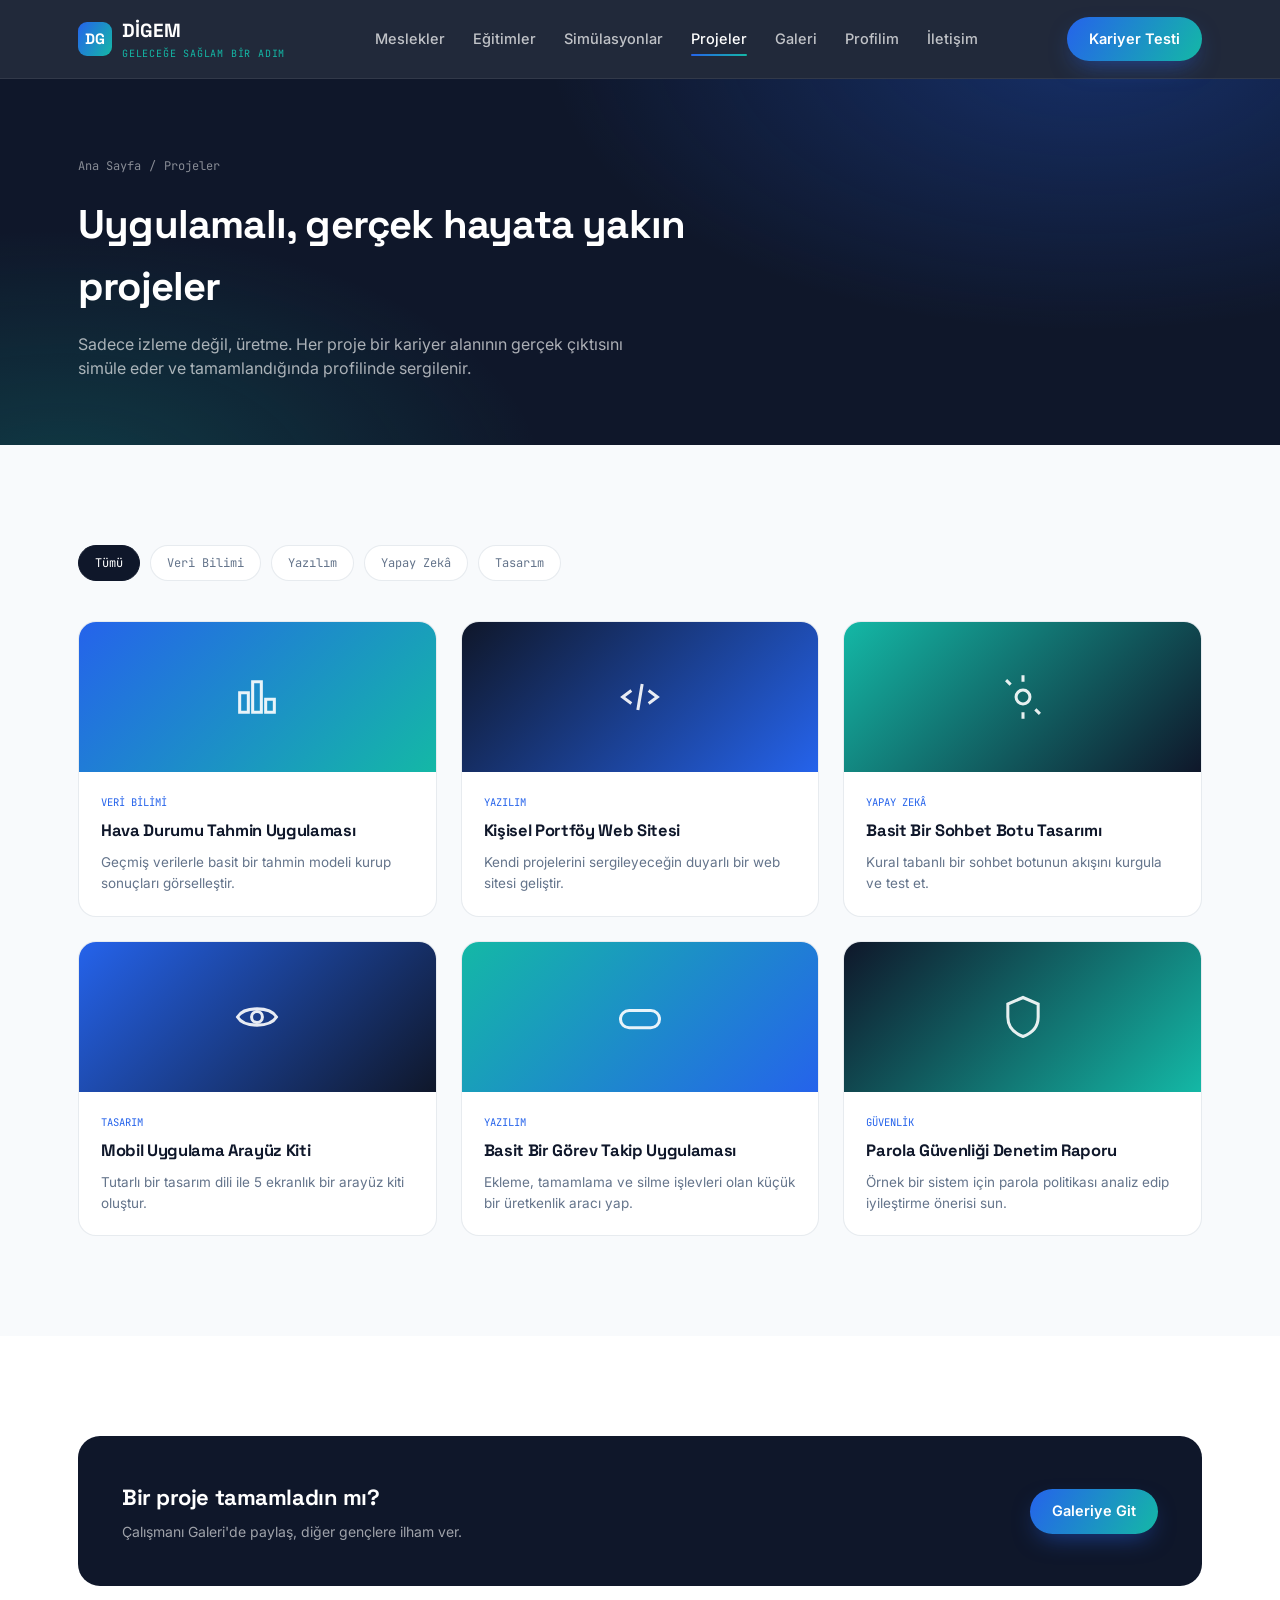
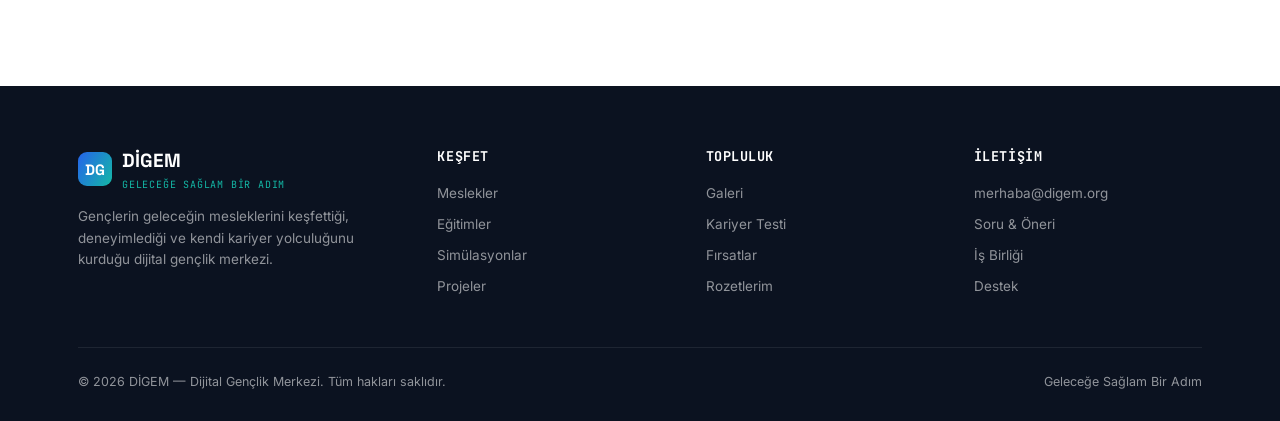
<file: projeler.html>
<!DOCTYPE html>
<html lang="tr">
<head>
<meta charset="UTF-8">
<meta name="viewport" content="width=device-width, initial-scale=1.0">
<title>Projeler | DİGEM</title>
<link rel="icon" href="./Software_developer_icon_stepping…_2K_202608092055.jpeg">
<link rel="preconnect" href="https://fonts.googleapis.com">
<link href="https://fonts.googleapis.com/css2?family=Space+Grotesk:wght@400;500;600;700&family=Inter:wght@400;500;600;700&family=JetBrains+Mono:wght@500;600&display=swap" rel="stylesheet">
<link rel="stylesheet" href="styles.css">
</head>
<body>
<header class="site">
  <div class="nav">
    <a href="index.html" class="brand">
      <span class="mark">DG</span>
      <span>
        <span class="name">DİGEM</span>
        <span class="tag">GELECEĞE SAĞLAM BİR ADIM</span>
      </span>
    </a>
    <nav class="links" id="navLinks">
      <a href="meslekler.html">Meslekler</a>
      <a href="egitimler.html">Eğitimler</a>
      <a href="simulasyonlar.html">Simülasyonlar</a>
      <a href="projeler.html" class="active">Projeler</a>
      <a href="galeri.html">Galeri</a>
      <a href="profil.html">Profilim</a>
      <a href="iletisim.html">İletişim</a>
    </nav>
    <div style="display:flex; align-items:center; gap:12px;">
      <a href="anket.html" class="btn btn-grad">Kariyer Testi</a>
      <button class="menu-toggle" id="menuToggle" aria-label="Menüyü aç">☰</button>
    </div>
  </div>
</header>

<section class="page-hero">
  <div class="wrap">
    <div class="crumb"><a href="index.html">Ana Sayfa</a><span>/</span><span>Projeler</span></div>
    <h1>Uygulamalı, gerçek hayata yakın projeler</h1>
    <p>Sadece izleme değil, üretme. Her proje bir kariyer alanının gerçek çıktısını simüle eder ve tamamlandığında profilinde sergilenir.</p>
  </div>
</section>

<section class="section-pad bg-light">
  <div class="wrap">
    <div class="filter-bar reveal">
      <button class="filter-btn active" data-filter="tumu">Tümü</button>
      <button class="filter-btn" data-filter="veri-bilimi">Veri Bilimi</button>
      <button class="filter-btn" data-filter="yazilim">Yazılım</button>
      <button class="filter-btn" data-filter="yapay-zeka">Yapay Zekâ</button>
      <button class="filter-btn" data-filter="tasarim">Tasarım</button>
    </div>

    <div class="grid-3 reveal" id="projGrid">
      <div class="proj-card" data-cat="veri-bilimi">
        <div class="proj-thumb" style="background:linear-gradient(135deg,#2563EB,#14B8A6);"><svg viewBox="0 0 24 24" fill="none" stroke="#fff" stroke-width="1.4"><path d="M4 19h4V10H4v9zM10 19h4V5h-4v14zM16 19h4v-6h-4v6z"/></svg></div>
        <div class="proj-body"><span class="cat">VERİ BİLİMİ</span><h3>Hava Durumu Tahmin Uygulaması</h3><p>Geçmiş verilerle basit bir tahmin modeli kurup sonuçları görselleştir.</p></div>
      </div>
      <div class="proj-card" data-cat="yazilim">
        <div class="proj-thumb" style="background:linear-gradient(135deg,#0F172A,#2563EB);"><svg viewBox="0 0 24 24" fill="none" stroke="#fff" stroke-width="1.4"><path d="M8 9l-4 3 4 3M16 9l4 3-4 3M13 6l-2 12"/></svg></div>
        <div class="proj-body"><span class="cat">YAZILIM</span><h3>Kişisel Portföy Web Sitesi</h3><p>Kendi projelerini sergileyeceğin duyarlı bir web sitesi geliştir.</p></div>
      </div>
      <div class="proj-card" data-cat="yapay-zeka">
        <div class="proj-thumb" style="background:linear-gradient(135deg,#14B8A6,#0F172A);"><svg viewBox="0 0 24 24" fill="none" stroke="#fff" stroke-width="1.4"><circle cx="12" cy="12" r="3.2"/><path d="M12 2v3M12 19v3M4.2 4.2l2.1 2.1M17.7 17.7l2.1 2.1"/></svg></div>
        <div class="proj-body"><span class="cat">YAPAY ZEKÂ</span><h3>Basit Bir Sohbet Botu Tasarımı</h3><p>Kural tabanlı bir sohbet botunun akışını kurgula ve test et.</p></div>
      </div>
      <div class="proj-card" data-cat="tasarim">
        <div class="proj-thumb" style="background:linear-gradient(135deg,#2563EB,#0F172A);"><svg viewBox="0 0 24 24" fill="none" stroke="#fff" stroke-width="1.4"><path d="M3 12c3-5 15-5 18 0-3 5-15 5-18 0z"/><circle cx="12" cy="12" r="2.5"/></svg></div>
        <div class="proj-body"><span class="cat">TASARIM</span><h3>Mobil Uygulama Arayüz Kiti</h3><p>Tutarlı bir tasarım dili ile 5 ekranlık bir arayüz kiti oluştur.</p></div>
      </div>
      <div class="proj-card" data-cat="yazilim">
        <div class="proj-thumb" style="background:linear-gradient(135deg,#14B8A6,#2563EB);"><svg viewBox="0 0 24 24" fill="none" stroke="#fff" stroke-width="1.4"><rect x="3" y="9" width="18" height="8" rx="4"/></svg></div>
        <div class="proj-body"><span class="cat">YAZILIM</span><h3>Basit Bir Görev Takip Uygulaması</h3><p>Ekleme, tamamlama ve silme işlevleri olan küçük bir üretkenlik aracı yap.</p></div>
      </div>
      <div class="proj-card" data-cat="veri-bilimi">
        <div class="proj-thumb" style="background:linear-gradient(135deg,#0F172A,#14B8A6);"><svg viewBox="0 0 24 24" fill="none" stroke="#fff" stroke-width="1.4"><path d="M12 3l7 3v6c0 4.5-3 7.5-7 9-4-1.5-7-4.5-7-9V6l7-3z"/></svg></div>
        <div class="proj-body"><span class="cat">GÜVENLİK</span><h3>Parola Güvenliği Denetim Raporu</h3><p>Örnek bir sistem için parola politikası analiz edip iyileştirme önerisi sun.</p></div>
      </div>
    </div>
  </div>
</section>

<section class="section-pad bg-white">
  <div class="wrap">
    <div class="mini-cta reveal">
      <div><h3>Bir proje tamamladın mı?</h3><p>Çalışmanı Galeri'de paylaş, diğer gençlere ilham ver.</p></div>
      <a href="galeri.html" class="btn btn-grad">Galeriye Git</a>
    </div>
  </div>
</section>
<footer id="iletisim-alt">
  <div class="wrap">
    <div class="foot-grid">
      <div class="foot-brand">
        <div class="brand">
          <span class="mark">DG</span>
          <span><span class="name" style="color:#fff;">DİGEM</span><span class="tag">GELECEĞE SAĞLAM BİR ADIM</span></span>
        </div>
        <p>Gençlerin geleceğin mesleklerini keşfettiği, deneyimlediği ve kendi kariyer yolculuğunu kurduğu dijital gençlik merkezi.</p>
      </div>
      <div>
        <h5>KEŞFET</h5>
        <ul>
          <li><a href="meslekler.html">Meslekler</a></li>
          <li><a href="egitimler.html">Eğitimler</a></li>
          <li><a href="simulasyonlar.html">Simülasyonlar</a></li>
          <li><a href="projeler.html">Projeler</a></li>
        </ul>
      </div>
      <div>
        <h5>TOPLULUK</h5>
        <ul>
          <li><a href="galeri.html">Galeri</a></li>
          <li><a href="anket.html">Kariyer Testi</a></li>
          <li><a href="index.html#firsatlar">Fırsatlar</a></li>
          <li><a href="profil.html">Rozetlerim</a></li>
        </ul>
      </div>
      <div>
        <h5>İLETİŞİM</h5>
        <ul>
          <li><a href="mailto:merhaba@digem.org">merhaba@digem.org</a></li>
          <li><a href="iletisim.html">Soru &amp; Öneri</a></li>
          <li><a href="iletisim.html">İş Birliği</a></li>
          <li><a href="iletisim.html">Destek</a></li>
        </ul>
      </div>
    </div>
    <div class="foot-bottom">
      <span>© 2026 DİGEM — Dijital Gençlik Merkezi. Tüm hakları saklıdır.</span>
      <span>Geleceğe Sağlam Bir Adım</span>
    </div>
  </div>
</footer>
<script>
  document.querySelectorAll('.filter-btn').forEach(btn => {
    btn.addEventListener('click', () => {
      document.querySelectorAll('.filter-btn').forEach(b => b.classList.remove('active'));
      btn.classList.add('active');
      const f = btn.dataset.filter;
      document.querySelectorAll('#projGrid .proj-card').forEach(card => {
        card.classList.toggle('hide', f !== 'tumu' && card.dataset.cat !== f);
      });
    });
  });
</script>
<script>
  const toggle = document.getElementById('menuToggle');
  const links = document.getElementById('navLinks');
  toggle.addEventListener('click', () => links.classList.toggle('open'));
  links.querySelectorAll('a').forEach(a => a.addEventListener('click', () => links.classList.remove('open')));

  const revealEls = document.querySelectorAll('.reveal');
  if ('IntersectionObserver' in window) {
    const io = new IntersectionObserver((entries) => {
      entries.forEach(e => { if (e.isIntersecting) { e.target.classList.add('in'); io.unobserve(e.target); } });
    }, { threshold: 0.12 });
    revealEls.forEach(el => io.observe(el));
  } else {
    revealEls.forEach(el => el.classList.add('in'));
  }
</script>
</body>
</html>
</file>
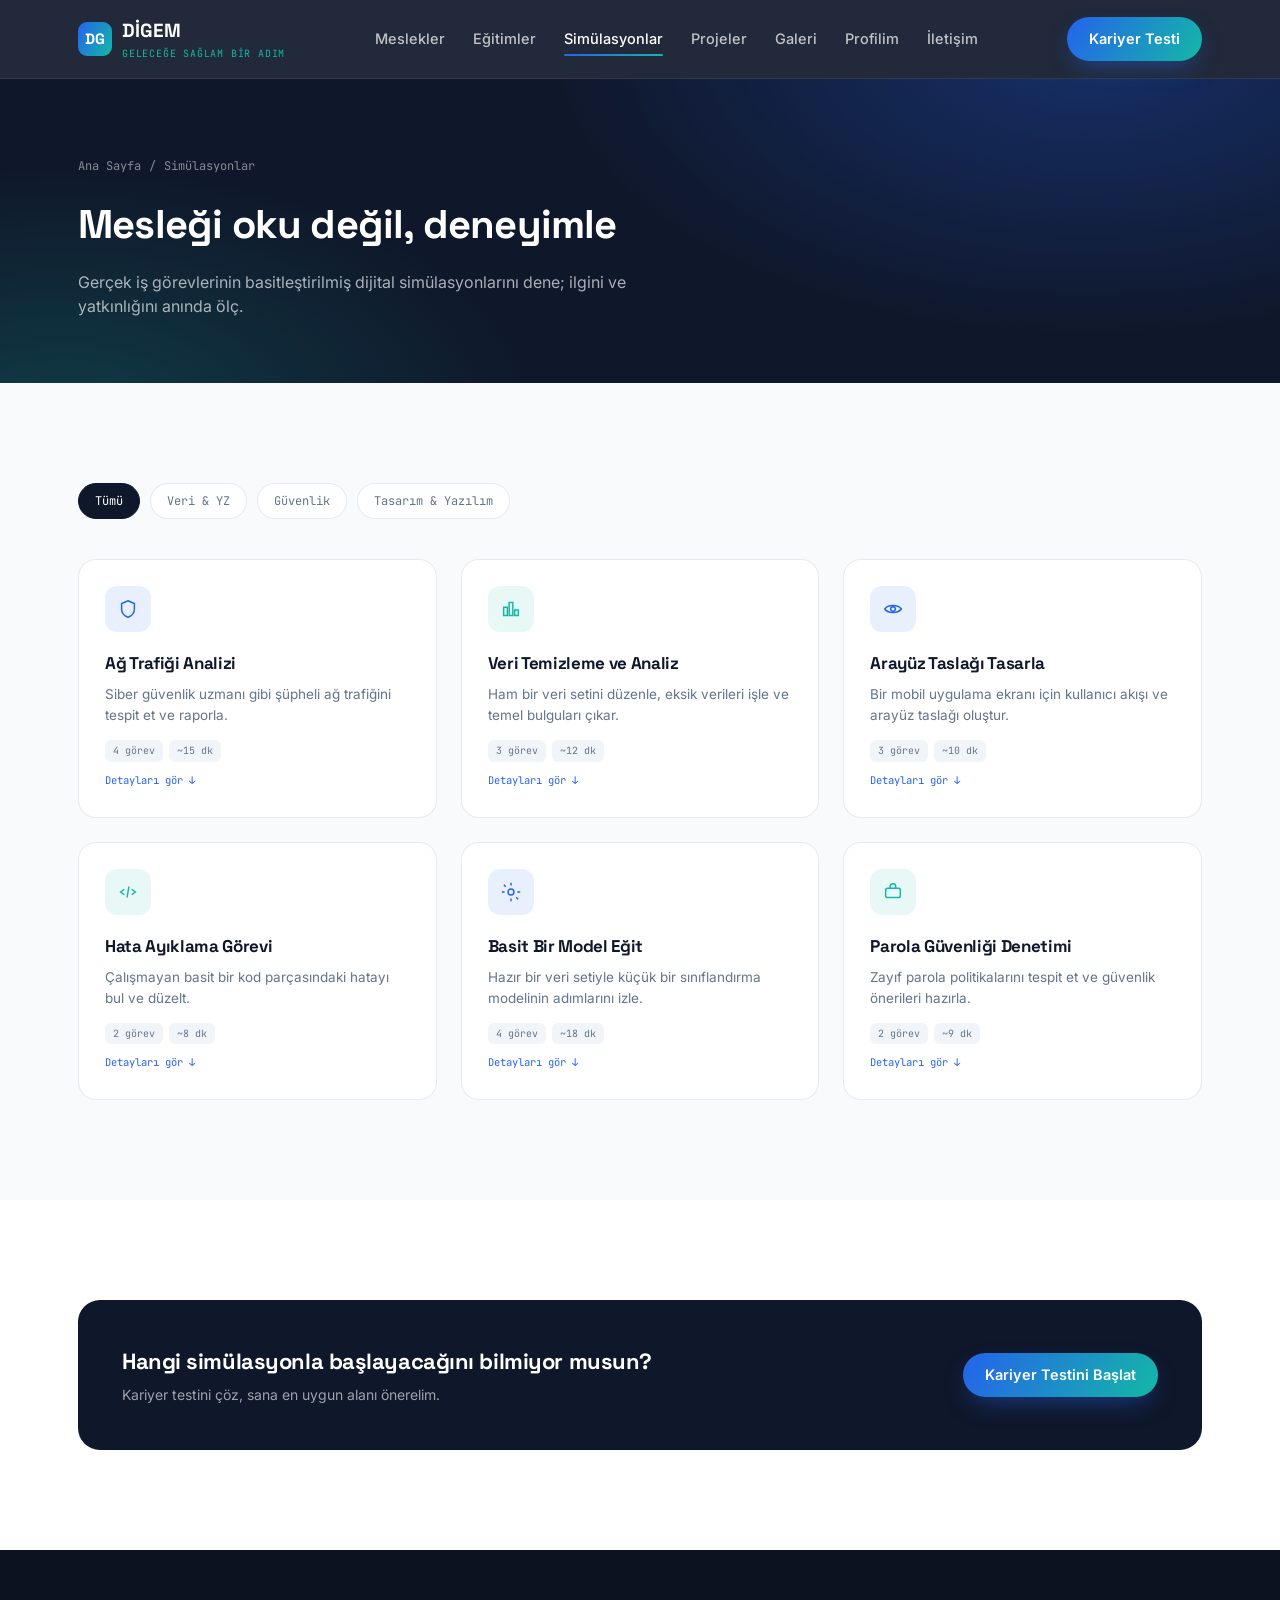
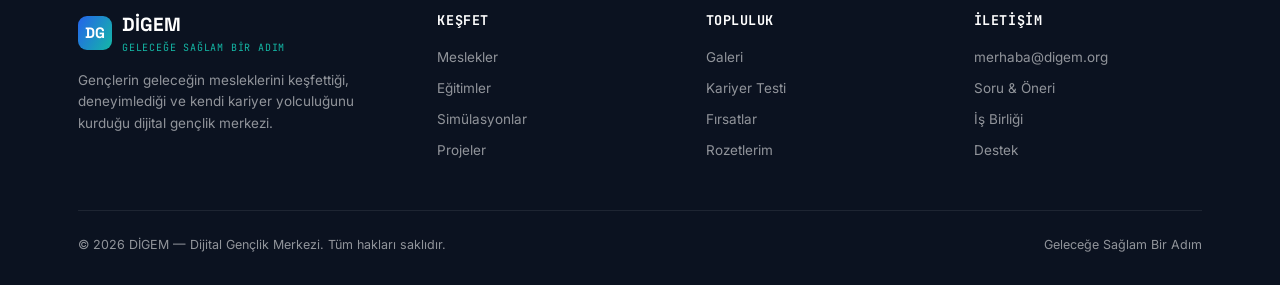
<file: simulasyonlar.html>
<!DOCTYPE html>
<html lang="tr">
<head>
<meta charset="UTF-8">
<meta name="viewport" content="width=device-width, initial-scale=1.0">
<title>Simülasyonlar | DİGEM</title>
<link rel="icon" href="./Software_developer_icon_stepping…_2K_202608092055.jpeg">
<link rel="preconnect" href="https://fonts.googleapis.com">
<link href="https://fonts.googleapis.com/css2?family=Space+Grotesk:wght@400;500;600;700&family=Inter:wght@400;500;600;700&family=JetBrains+Mono:wght@500;600&display=swap" rel="stylesheet">
<link rel="stylesheet" href="styles.css">
</head>
<body>
<header class="site">
  <div class="nav">
    <a href="index.html" class="brand">
      <span class="mark">DG</span>
      <span>
        <span class="name">DİGEM</span>
        <span class="tag">GELECEĞE SAĞLAM BİR ADIM</span>
      </span>
    </a>
    <nav class="links" id="navLinks">
      <a href="meslekler.html">Meslekler</a>
      <a href="egitimler.html">Eğitimler</a>
      <a href="simulasyonlar.html" class="active">Simülasyonlar</a>
      <a href="projeler.html">Projeler</a>
      <a href="galeri.html">Galeri</a>
      <a href="profil.html">Profilim</a>
      <a href="iletisim.html">İletişim</a>
    </nav>
    <div style="display:flex; align-items:center; gap:12px;">
      <a href="anket.html" class="btn btn-grad">Kariyer Testi</a>
      <button class="menu-toggle" id="menuToggle" aria-label="Menüyü aç">☰</button>
    </div>
  </div>
</header>

<section class="page-hero">
  <div class="wrap">
    <div class="crumb"><a href="index.html">Ana Sayfa</a><span>/</span><span>Simülasyonlar</span></div>
    <h1>Mesleği oku değil, deneyimle</h1>
    <p>Gerçek iş görevlerinin basitleştirilmiş dijital simülasyonlarını dene; ilgini ve yatkınlığını anında ölç.</p>
  </div>
</section>

<section class="section-pad bg-light">
  <div class="wrap">
    <div class="filter-bar reveal">
      <button class="filter-btn active" data-filter="tumu">Tümü</button>
      <button class="filter-btn" data-filter="veri">Veri &amp; YZ</button>
      <button class="filter-btn" data-filter="guvenlik">Güvenlik</button>
      <button class="filter-btn" data-filter="tasarim">Tasarım &amp; Yazılım</button>
    </div>

    <div class="grid-3 reveal" id="simGrid">
      <div class="job-card" data-cat="guvenlik">
        <div class="ic" style="background:rgba(37,99,235,.1);"><svg width="22" height="22" viewBox="0 0 24 24" fill="none" stroke="#2563EB" stroke-width="1.6"><path d="M12 3l7 3v6c0 4.5-3 7.5-7 9-4-1.5-7-4.5-7-9V6l7-3z"/></svg></div>
        <h3>Ağ Trafiği Analizi</h3>
        <p>Siber güvenlik uzmanı gibi şüpheli ağ trafiğini tespit et ve raporla.</p>
        <div class="tags"><span>4 görev</span><span>~15 dk</span></div>
        <div class="more">
          <h5>GÖREVLER</h5>
          <ul><li>Ağ trafiğini incele</li><li>Şüpheli IP adreslerini işaretle</li><li>Güvenlik duvarı kuralı öner</li><li>Olay raporu hazırla</li></ul>
        </div>
        <span class="toggle-hint">Detayları gör ↓</span>
      </div>

      <div class="job-card" data-cat="veri">
        <div class="ic" style="background:rgba(20,184,166,.1);"><svg width="22" height="22" viewBox="0 0 24 24" fill="none" stroke="#14B8A6" stroke-width="1.6"><path d="M4 19h4V10H4v9zM10 19h4V5h-4v14zM16 19h4v-6h-4v6z"/></svg></div>
        <h3>Veri Temizleme ve Analiz</h3>
        <p>Ham bir veri setini düzenle, eksik verileri işle ve temel bulguları çıkar.</p>
        <div class="tags"><span>3 görev</span><span>~12 dk</span></div>
        <div class="more">
          <h5>GÖREVLER</h5>
          <ul><li>Eksik/hatalı verileri tespit et</li><li>Veriyi kategorilere ayır</li><li>Basit bir grafikle özetle</li></ul>
        </div>
        <span class="toggle-hint">Detayları gör ↓</span>
      </div>

      <div class="job-card" data-cat="tasarim">
        <div class="ic" style="background:rgba(37,99,235,.1);"><svg width="22" height="22" viewBox="0 0 24 24" fill="none" stroke="#2563EB" stroke-width="1.6"><path d="M3 12c3-5 15-5 18 0-3 5-15 5-18 0z"/><circle cx="12" cy="12" r="2.5"/></svg></div>
        <h3>Arayüz Taslağı Tasarla</h3>
        <p>Bir mobil uygulama ekranı için kullanıcı akışı ve arayüz taslağı oluştur.</p>
        <div class="tags"><span>3 görev</span><span>~10 dk</span></div>
        <div class="more">
          <h5>GÖREVLER</h5>
          <ul><li>Kullanıcı ihtiyacını tanımla</li><li>Ekran akışını çiz</li><li>Butonları ve etiketleri yerleştir</li></ul>
        </div>
        <span class="toggle-hint">Detayları gör ↓</span>
      </div>

      <div class="job-card" data-cat="tasarim">
        <div class="ic" style="background:rgba(20,184,166,.1);"><svg width="22" height="22" viewBox="0 0 24 24" fill="none" stroke="#14B8A6" stroke-width="1.6"><path d="M8 9l-4 3 4 3M16 9l4 3-4 3M13 6l-2 12"/></svg></div>
        <h3>Hata Ayıklama Görevi</h3>
        <p>Çalışmayan basit bir kod parçasındaki hatayı bul ve düzelt.</p>
        <div class="tags"><span>2 görev</span><span>~8 dk</span></div>
        <div class="more">
          <h5>GÖREVLER</h5>
          <ul><li>Kod çıktısını beklenenle karşılaştır</li><li>Hatalı satırı düzelt</li></ul>
        </div>
        <span class="toggle-hint">Detayları gör ↓</span>
      </div>

      <div class="job-card" data-cat="veri">
        <div class="ic" style="background:rgba(37,99,235,.1);"><svg width="22" height="22" viewBox="0 0 24 24" fill="none" stroke="#2563EB" stroke-width="1.6"><circle cx="12" cy="12" r="3.2"/><path d="M12 2v3M12 19v3M4.2 4.2l2.1 2.1M17.7 17.7l2.1 2.1M2 12h3M19 12h3"/></svg></div>
        <h3>Basit Bir Model Eğit</h3>
        <p>Hazır bir veri setiyle küçük bir sınıflandırma modelinin adımlarını izle.</p>
        <div class="tags"><span>4 görev</span><span>~18 dk</span></div>
        <div class="more">
          <h5>GÖREVLER</h5>
          <ul><li>Veriyi eğitim/test olarak ayır</li><li>Modeli çalıştır</li><li>Doğruluğu yorumla</li><li>Sonucu sun</li></ul>
        </div>
        <span class="toggle-hint">Detayları gör ↓</span>
      </div>

      <div class="job-card" data-cat="guvenlik">
        <div class="ic" style="background:rgba(20,184,166,.1);"><svg width="22" height="22" viewBox="0 0 24 24" fill="none" stroke="#14B8A6" stroke-width="1.6"><rect x="4" y="8" width="16" height="10" rx="2"/><path d="M9 8V6a3 3 0 016 0v2"/></svg></div>
        <h3>Parola Güvenliği Denetimi</h3>
        <p>Zayıf parola politikalarını tespit et ve güvenlik önerileri hazırla.</p>
        <div class="tags"><span>2 görev</span><span>~9 dk</span></div>
        <div class="more">
          <h5>GÖREVLER</h5>
          <ul><li>Zayıf parola örneklerini işaretle</li><li>Güvenli politika öner</li></ul>
        </div>
        <span class="toggle-hint">Detayları gör ↓</span>
      </div>
    </div>
  </div>
</section>

<section class="section-pad bg-white">
  <div class="wrap">
    <div class="mini-cta reveal">
      <div><h3>Hangi simülasyonla başlayacağını bilmiyor musun?</h3><p>Kariyer testini çöz, sana en uygun alanı önerelim.</p></div>
      <a href="anket.html" class="btn btn-grad">Kariyer Testini Başlat</a>
    </div>
  </div>
</section>
<footer id="iletisim-alt">
  <div class="wrap">
    <div class="foot-grid">
      <div class="foot-brand">
        <div class="brand">
          <span class="mark">DG</span>
          <span><span class="name" style="color:#fff;">DİGEM</span><span class="tag">GELECEĞE SAĞLAM BİR ADIM</span></span>
        </div>
        <p>Gençlerin geleceğin mesleklerini keşfettiği, deneyimlediği ve kendi kariyer yolculuğunu kurduğu dijital gençlik merkezi.</p>
      </div>
      <div>
        <h5>KEŞFET</h5>
        <ul>
          <li><a href="meslekler.html">Meslekler</a></li>
          <li><a href="egitimler.html">Eğitimler</a></li>
          <li><a href="simulasyonlar.html">Simülasyonlar</a></li>
          <li><a href="projeler.html">Projeler</a></li>
        </ul>
      </div>
      <div>
        <h5>TOPLULUK</h5>
        <ul>
          <li><a href="galeri.html">Galeri</a></li>
          <li><a href="anket.html">Kariyer Testi</a></li>
          <li><a href="index.html#firsatlar">Fırsatlar</a></li>
          <li><a href="profil.html">Rozetlerim</a></li>
        </ul>
      </div>
      <div>
        <h5>İLETİŞİM</h5>
        <ul>
          <li><a href="mailto:merhaba@digem.org">merhaba@digem.org</a></li>
          <li><a href="iletisim.html">Soru &amp; Öneri</a></li>
          <li><a href="iletisim.html">İş Birliği</a></li>
          <li><a href="iletisim.html">Destek</a></li>
        </ul>
      </div>
    </div>
    <div class="foot-bottom">
      <span>© 2026 DİGEM — Dijital Gençlik Merkezi. Tüm hakları saklıdır.</span>
      <span>Geleceğe Sağlam Bir Adım</span>
    </div>
  </div>
</footer>
<script>
  document.querySelectorAll('#simGrid .job-card').forEach(card => {
    card.addEventListener('click', () => card.classList.toggle('open'));
  });
  document.querySelectorAll('.filter-btn').forEach(btn => {
    btn.addEventListener('click', () => {
      document.querySelectorAll('.filter-btn').forEach(b => b.classList.remove('active'));
      btn.classList.add('active');
      const f = btn.dataset.filter;
      document.querySelectorAll('#simGrid .job-card').forEach(card => {
        card.classList.toggle('hide', f !== 'tumu' && card.dataset.cat !== f);
      });
    });
  });
</script>
<script>
  const toggle = document.getElementById('menuToggle');
  const links = document.getElementById('navLinks');
  toggle.addEventListener('click', () => links.classList.toggle('open'));
  links.querySelectorAll('a').forEach(a => a.addEventListener('click', () => links.classList.remove('open')));

  const revealEls = document.querySelectorAll('.reveal');
  if ('IntersectionObserver' in window) {
    const io = new IntersectionObserver((entries) => {
      entries.forEach(e => { if (e.isIntersecting) { e.target.classList.add('in'); io.unobserve(e.target); } });
    }, { threshold: 0.12 });
    revealEls.forEach(el => io.observe(el));
  } else {
    revealEls.forEach(el => el.classList.add('in'));
  }
</script>
</body>
</html>
</file>
<file: styles.css>
:root{
    --navy:#0F172A;
    --navy-2:#16213B;
    --blue:#2563EB;
    --teal:#14B8A6;
    --bg-light:#F8FAFC;
    --text-dark:#1E293B;
    --white:#FFFFFF;
    --line: rgba(148,163,184,.22);
    --grad: linear-gradient(120deg,#2563EB 0%,#14B8A6 100%);
    --shadow: 0 20px 50px -20px rgba(15,23,42,.25);
  }
  *{box-sizing:border-box; margin:0; padding:0;}
  html{scroll-behavior:smooth;}
  body{
    font-family:'Inter',sans-serif;
    color:var(--text-dark);
    background:var(--bg-light);
    line-height:1.55;
    -webkit-font-smoothing:antialiased;
  }
  h1,h2,h3,h4{font-family:'Space Grotesk',sans-serif; font-weight:700; letter-spacing:-0.02em; color:var(--navy);}
  .mono{font-family:'JetBrains Mono',monospace; letter-spacing:.06em;}
  a{color:inherit; text-decoration:none;}
  img{max-width:100%; display:block;}
  .wrap{max-width:1180px; margin:0 auto; padding:0 28px;}
  section{position:relative;}
  ::selection{background:var(--teal); color:var(--white);}
  :focus-visible{outline:3px solid var(--teal); outline-offset:3px;}

  /* ---------- NAV ---------- */
  header.site{
    position:sticky; top:0; z-index:100;
    background:rgba(15,23,42,.92); backdrop-filter: blur(10px);
    border-bottom:1px solid rgba(255,255,255,.08);
  }
  .nav{display:flex; align-items:center; justify-content:space-between; padding:16px 28px; max-width:1180px; margin:0 auto;}
  .brand{display:flex; align-items:center; gap:10px; color:var(--white);}
  .brand .mark{width:34px; height:34px; border-radius:9px; background:var(--grad); display:flex; align-items:center; justify-content:center; font-family:'Space Grotesk'; font-weight:700; color:var(--white); font-size:15px;}
  .brand .name{font-family:'Space Grotesk'; font-weight:700; font-size:19px; color:var(--white);}
  .brand .tag{display:block; font-family:'JetBrains Mono'; font-size:10px; letter-spacing:.08em; color:var(--teal); margin-top:1px;}
  nav.links{display:flex; gap:28px; align-items:center;}
  nav.links a{color:rgba(255,255,255,.72); font-size:14.5px; font-weight:500; transition:color .2s;}
  nav.links a:hover{color:var(--white);}
  .btn{
    display:inline-flex; align-items:center; gap:8px; padding:11px 22px; border-radius:100px;
    font-weight:600; font-size:14.5px; cursor:pointer; border:none; transition:transform .18s ease, box-shadow .18s ease;
  }
  .btn-grad{background:var(--grad); color:var(--white); box-shadow:0 10px 25px -8px rgba(37,99,235,.55);}
  .btn-grad:hover{transform:translateY(-2px); box-shadow:0 14px 30px -8px rgba(37,99,235,.65);}
  .btn-ghost{background:transparent; color:var(--white); border:1.5px solid rgba(255,255,255,.35);}
  .btn-ghost:hover{border-color:var(--white); background:rgba(255,255,255,.06);}
  .btn-dark{background:var(--navy); color:var(--white);}
  .btn-dark:hover{transform:translateY(-2px);}
  .menu-toggle{display:none; background:none; border:none; color:var(--white); font-size:22px; cursor:pointer;}

  /* ---------- HERO ---------- */
  .hero{
    background:radial-gradient(1100px 550px at 82% -10%, rgba(37,99,235,.35), transparent 60%),
               radial-gradient(900px 500px at 10% 110%, rgba(20,184,166,.25), transparent 60%),
               var(--navy);
    color:var(--white); padding:120px 0 100px; overflow:hidden; position:relative;
  }
  .hero .wrap{display:grid; grid-template-columns:1.1fr .9fr; gap:60px; align-items:center;}
  .eyebrow{
    display:inline-flex; align-items:center; gap:8px; font-family:'JetBrains Mono'; font-size:12px;
    color:var(--teal); border:1px solid rgba(20,184,166,.4); padding:7px 14px; border-radius:100px;
    background:rgba(20,184,166,.08); margin-bottom:26px; letter-spacing:.05em;
  }
  .eyebrow .dot{width:6px; height:6px; border-radius:50%; background:var(--teal); box-shadow:0 0 0 4px rgba(20,184,166,.25);}
  .hero h1{font-size:52px; line-height:1.08; color:var(--white); margin-bottom:22px;}
  .hero h1 span{background:var(--grad); -webkit-background-clip:text; background-clip:text; color:transparent;}
  .hero p.lead{font-size:17.5px; color:rgba(255,255,255,.72); max-width:520px; margin-bottom:36px;}
  .hero .cta-row{display:flex; gap:14px; flex-wrap:wrap; margin-bottom:44px;}
  .hero .stats{display:flex; gap:36px; flex-wrap:wrap;}
  .hero .stats div b{display:block; font-family:'Space Grotesk'; font-size:26px; color:var(--white);}
  .hero .stats div span{font-size:12.5px; color:rgba(255,255,255,.55);}

  /* hero visual: simulated career console */
  .console{
    background:linear-gradient(160deg,#131E38,#0C1424); border:1px solid rgba(255,255,255,.09);
    border-radius:20px; padding:22px; box-shadow:var(--shadow); position:relative;
  }
  .console .bar{display:flex; gap:6px; margin-bottom:16px;}
  .console .bar span{width:9px; height:9px; border-radius:50%; background:rgba(255,255,255,.18);}
  .console .row{
    display:flex; align-items:center; justify-content:space-between; padding:13px 14px; border-radius:12px;
    background:rgba(255,255,255,.03); border:1px solid rgba(255,255,255,.06); margin-bottom:10px; font-size:13.5px;
  }
  .console .row b{color:var(--white); font-weight:600; display:block; font-size:13.5px;}
  .console .row small{color:rgba(255,255,255,.5); font-size:11.5px;}
  .console .row .badge{font-family:'JetBrains Mono'; font-size:10.5px; padding:4px 9px; border-radius:100px;}
  .b-blue{background:rgba(37,99,235,.18); color:#8fb4ff;}
  .b-teal{background:rgba(20,184,166,.18); color:#5eead4;}
  .console .progress{height:6px; border-radius:6px; background:rgba(255,255,255,.08); overflow:hidden; margin-top:14px;}
  .console .progress i{display:block; height:100%; background:var(--grad); border-radius:6px;}

  /* ---------- SECTION HEADERS ---------- */
  .sec-head{max-width:640px; margin-bottom:52px;}
  .sec-head .eyebrow-dark{
    font-family:'JetBrains Mono'; font-size:12px; color:var(--blue); letter-spacing:.08em; margin-bottom:14px; display:block;
  }
  .sec-head h2{font-size:34px; margin-bottom:14px;}
  .sec-head p{font-size:16px; color:#475569;}
  .section-pad{padding:100px 0;}
  .bg-white{background:var(--white);}
  .bg-light{background:var(--bg-light);}
  .bg-navy{background:var(--navy); color:var(--white);}
  .bg-navy .sec-head p{color:rgba(255,255,255,.62);}
  .bg-navy h2{color:var(--white);}

  /* ---------- MESLEK KARTLARI ---------- */
  .grid-4{display:grid; grid-template-columns:repeat(4,1fr); gap:20px;}
  .job-card{
    background:var(--white); border:1px solid var(--line); border-radius:18px; padding:26px;
    transition:transform .22s ease, box-shadow .22s ease, border-color .22s ease;
  }
  .job-card:hover{transform:translateY(-6px); box-shadow:var(--shadow); border-color:transparent;}
  .job-card .ic{width:46px; height:46px; border-radius:12px; display:flex; align-items:center; justify-content:center; margin-bottom:18px;}
  .job-card h3{font-size:17px; margin-bottom:8px;}
  .job-card p{font-size:13.5px; color:#64748B; margin-bottom:14px;}
  .job-card .tags{display:flex; gap:6px; flex-wrap:wrap;}
  .job-card .tags span{font-family:'JetBrains Mono'; font-size:10px; color:#64748B; background:#F1F5F9; padding:3px 8px; border-radius:6px;}

  /* ---------- DENEYIMLE (split) ---------- */
  .split{display:grid; grid-template-columns:.95fr 1.05fr; gap:64px; align-items:center;}
  .split.rev{grid-template-columns:1.05fr .95fr;}
  .split.rev .visual{order:2;}
  .split h2{font-size:32px; margin-bottom:18px;}
  .split p.desc{color:#475569; font-size:16px; margin-bottom:24px;}
  .checklist{list-style:none;}
  .checklist li{display:flex; gap:12px; margin-bottom:14px; font-size:15px; color:var(--text-dark);}
  .checklist li .ck{width:22px; height:22px; min-width:22px; border-radius:7px; background:var(--grad); display:flex; align-items:center; justify-content:center;}
  .checklist li .ck svg{width:13px; height:13px; stroke:#fff; fill:none; stroke-width:3;}

  .sim-panel{
    background:var(--navy); border-radius:22px; padding:28px; color:var(--white);
    box-shadow:var(--shadow); position:relative; overflow:hidden;
  }
  .sim-panel::before{content:""; position:absolute; inset:0; background:radial-gradient(500px 260px at 100% 0%, rgba(20,184,166,.25), transparent 60%);}
  .sim-panel .top{display:flex; justify-content:space-between; align-items:center; margin-bottom:20px; position:relative;}
  .sim-panel .top .lbl{font-family:'JetBrains Mono'; font-size:11px; color:var(--teal);}
  .sim-task{background:rgba(255,255,255,.05); border:1px solid rgba(255,255,255,.08); border-radius:14px; padding:18px; margin-bottom:12px; position:relative;}
  .sim-task h4{color:var(--white); font-size:14.5px; margin-bottom:6px;}
  .sim-task p{color:rgba(255,255,255,.55); font-size:12.5px;}

  /* ---------- ANKET / TEST ---------- */
  .quiz-card{
    background:var(--white); border-radius:22px; padding:40px; box-shadow:var(--shadow);
    display:grid; grid-template-columns:1fr auto; gap:40px; align-items:center;
  }
  .quiz-card h3{font-size:24px; margin-bottom:10px;}
  .quiz-card p{color:#475569; font-size:15px; max-width:460px;}
  .quiz-steps{display:flex; gap:0; margin-top:20px;}
  .quiz-steps div{flex:1; text-align:center; position:relative; padding:0 4px;}
  .quiz-steps div .num{width:30px; height:30px; border-radius:50%; background:var(--bg-light); border:2px solid var(--blue); color:var(--blue); font-family:'JetBrains Mono'; font-size:12px; display:flex; align-items:center; justify-content:center; margin:0 auto 8px;}
  .quiz-steps div span{font-size:11.5px; color:#64748B;}

  /* ---------- PROJELER ---------- */
  .grid-3{display:grid; grid-template-columns:repeat(3,1fr); gap:24px;}
  .proj-card{background:var(--white); border-radius:18px; overflow:hidden; border:1px solid var(--line); transition:transform .22s ease, box-shadow .22s ease;}
  .proj-card:hover{transform:translateY(-6px); box-shadow:var(--shadow);}
  .proj-thumb{height:150px; display:flex; align-items:center; justify-content:center; position:relative;}
  .proj-thumb svg{width:52px; height:52px; opacity:.9;}
  .proj-body{padding:22px;}
  .proj-body .cat{font-family:'JetBrains Mono'; font-size:10.5px; color:var(--blue); margin-bottom:8px; display:block;}
  .proj-body h3{font-size:16.5px; margin-bottom:8px;}
  .proj-body p{font-size:13.5px; color:#64748B;}

  /* ---------- YOLCULUK (SIGNATURE) ---------- */
  .journey-wrap{position:relative; padding-top:20px;}
  .journey-track{display:grid; grid-template-columns:repeat(5,1fr); gap:0; position:relative;}
  .journey-line{
    position:absolute; top:29px; left:10%; right:10%; height:2px;
    background:repeating-linear-gradient(90deg, rgba(255,255,255,.35) 0 8px, transparent 8px 16px);
  }
  .journey-node{position:relative; text-align:center; padding:0 10px;}
  .journey-node .pt{
    width:60px; height:60px; border-radius:50%; background:var(--navy-2); border:2px solid rgba(20,184,166,.5);
    display:flex; align-items:center; justify-content:center; margin:0 auto 20px; position:relative; z-index:2;
    box-shadow:0 0 0 8px rgba(20,184,166,.06);
  }
  .journey-node.active .pt{background:var(--grad); border-color:transparent; box-shadow:0 0 0 8px rgba(37,99,235,.14);}
  .journey-node .pt svg{width:24px; height:24px; stroke:var(--teal); fill:none; stroke-width:1.6;}
  .journey-node.active .pt svg{stroke:#fff;}
  .journey-node .step-num{font-family:'JetBrains Mono'; font-size:11px; color:var(--teal); display:block; margin-bottom:6px;}
  .journey-node h4{color:var(--white); font-size:15.5px; margin-bottom:6px;}
  .journey-node p{color:rgba(255,255,255,.5); font-size:12.5px; max-width:170px; margin:0 auto;}

  /* ---------- GALERI ---------- */
  .gallery-grid{display:grid; grid-template-columns:repeat(4,1fr); gap:18px;}
  .gal-card{background:var(--white); border-radius:16px; border:1px solid var(--line); overflow:hidden;}
  .gal-thumb{height:120px; background:var(--bg-light); display:flex; align-items:center; justify-content:center; position:relative;}
  .gal-thumb .initials{font-family:'Space Grotesk'; font-weight:700; font-size:22px; color:var(--white); width:46px; height:46px; border-radius:50%; display:flex; align-items:center; justify-content:center;}
  .gal-info{padding:16px;}
  .gal-info h4{font-size:14px; margin-bottom:4px;}
  .gal-info span{font-size:12px; color:#64748B;}

  /* ---------- EGITIMLER ---------- */
  .edu-card{background:var(--white); border:1px solid var(--line); border-radius:18px; padding:24px; display:flex; flex-direction:column; height:100%;}
  .edu-level{display:inline-block; font-family:'JetBrains Mono'; font-size:10.5px; padding:4px 10px; border-radius:100px; margin-bottom:16px; width:fit-content;}
  .lvl-1{background:rgba(20,184,166,.12); color:#0d9488;}
  .lvl-2{background:rgba(37,99,235,.12); color:#2563EB;}
  .lvl-3{background:rgba(15,23,42,.09); color:var(--navy);}
  .edu-card h3{font-size:17px; margin-bottom:10px;}
  .edu-card p{font-size:13.5px; color:#64748B; margin-bottom:18px; flex:1;}
  .edu-meta{display:flex; justify-content:space-between; align-items:center; font-size:12px; color:#94A3B8; border-top:1px solid var(--line); padding-top:14px;}

  /* ---------- ROZETLER ---------- */
  .badge-grid{display:grid; grid-template-columns:repeat(5,1fr); gap:20px;}
  .badge-item{text-align:center;}
  .badge-item .ring{
    width:78px; height:78px; border-radius:50%; margin:0 auto 14px; display:flex; align-items:center; justify-content:center;
    background:var(--white); border:2px dashed rgba(37,99,235,.35);
  }
  .badge-item .ring svg{width:30px; height:30px; stroke:var(--blue); fill:none; stroke-width:1.6;}
  .badge-item h4{font-size:13.5px; margin-bottom:4px;}
  .badge-item span{font-size:11.5px; color:#64748B;}

  /* ---------- FIRSATLAR ---------- */
  .opp-row{display:grid; grid-template-columns:repeat(4,1fr); gap:20px;}
  .opp-card{background:var(--white); border-radius:16px; padding:24px; border:1px solid var(--line); border-left:3px solid var(--teal);}
  .opp-card .k{font-family:'JetBrains Mono'; font-size:10.5px; color:#64748B; margin-bottom:10px; display:block;}
  .opp-card h4{font-size:16px; margin-bottom:8px;}
  .opp-card p{font-size:13px; color:#64748B;}

  /* ---------- FINAL CTA ---------- */
  .final-cta{
    background:var(--navy); border-radius:28px; padding:70px 50px; text-align:center; position:relative; overflow:hidden;
    background:radial-gradient(700px 350px at 50% 0%, rgba(37,99,235,.35), transparent 60%), var(--navy);
  }
  .final-cta h2{color:var(--white); font-size:36px; margin-bottom:16px;}
  .final-cta p{color:rgba(255,255,255,.65); font-size:16px; margin-bottom:32px;}
  .final-cta .cta-row{display:flex; gap:14px; justify-content:center; flex-wrap:wrap;}

  /* ---------- FOOTER ---------- */
  footer{background:#0B1220; color:rgba(255,255,255,.55); padding:60px 0 30px;}
  .foot-grid{display:grid; grid-template-columns:1.4fr repeat(3,1fr); gap:40px; margin-bottom:40px;}
  .foot-brand .brand{margin-bottom:14px;}
  .foot-brand p{font-size:13.5px; max-width:280px; line-height:1.6;}
  footer h5{color:var(--white); font-size:13.5px; margin-bottom:16px; font-family:'JetBrains Mono'; letter-spacing:.04em;}
  footer ul{list-style:none;}
  footer ul li{margin-bottom:10px; font-size:13.5px;}
  footer ul li a:hover{color:var(--teal);}
  .foot-bottom{border-top:1px solid rgba(255,255,255,.08); padding-top:24px; display:flex; justify-content:space-between; font-size:12.5px; flex-wrap:wrap; gap:10px;}

  /* ---------- REVEAL ---------- */
  .reveal{opacity:0; transform:translateY(22px); transition:opacity .7s ease, transform .7s ease;}
  .reveal.in{opacity:1; transform:translateY(0);}

  @media (prefers-reduced-motion: reduce){
    html{scroll-behavior:auto;}
    .reveal{opacity:1; transform:none; transition:none;}
  }

  /* ---------- RESPONSIVE ---------- */
  @media (max-width:1000px){
    .grid-4{grid-template-columns:repeat(2,1fr);}
    .grid-3{grid-template-columns:repeat(2,1fr);}
    .gallery-grid{grid-template-columns:repeat(2,1fr);}
    .opp-row{grid-template-columns:repeat(2,1fr);}
    .badge-grid{grid-template-columns:repeat(3,1fr);}
    .hero .wrap{grid-template-columns:1fr; gap:48px;}
    .split, .split.rev{grid-template-columns:1fr;}
    .split.rev .visual{order:0;}
    .foot-grid{grid-template-columns:1fr 1fr;}
  }
  @media (max-width:720px){
    nav.links{position:fixed; top:66px; left:0; right:0; background:var(--navy); flex-direction:column; padding:24px; gap:18px; border-bottom:1px solid rgba(255,255,255,.08); display:none;}
    nav.links.open{display:flex;}
    .menu-toggle{display:block;}
    .hero{padding:70px 0 60px;}
    .hero h1{font-size:36px;}
    .grid-4, .grid-3, .gallery-grid, .opp-row{grid-template-columns:1fr;}
    .badge-grid{grid-template-columns:repeat(2,1fr);}
    .journey-track{grid-template-columns:1fr; gap:28px;}
    .journey-line{display:none;}
    .quiz-card{grid-template-columns:1fr; text-align:center;}
    .quiz-steps{flex-wrap:wrap;}
    .quiz-steps div{flex:0 0 33%; margin-bottom:16px;}
    .section-pad{padding:64px 0;}
    .sec-head h2{font-size:27px;}
    .final-cta{padding:48px 24px;}
    .foot-grid{grid-template-columns:1fr;}
  }

/* ================= SHARED SUBPAGE COMPONENTS ================= */

/* Page hero (simpler than home hero) */
.page-hero{
  background:radial-gradient(900px 480px at 85% -10%, rgba(37,99,235,.32), transparent 60%),
             radial-gradient(800px 420px at 5% 110%, rgba(20,184,166,.22), transparent 60%),
             var(--navy);
  color:var(--white); padding:78px 0 64px;
}
.page-hero .crumb{font-family:'JetBrains Mono'; font-size:12px; color:rgba(255,255,255,.5); margin-bottom:18px; display:flex; gap:8px; align-items:center;}
.page-hero .crumb a{color:rgba(255,255,255,.5); transition:color .2s;}
.page-hero .crumb a:hover{color:var(--teal);}
.page-hero h1{color:var(--white); font-size:40px; margin-bottom:14px; max-width:640px;}
.page-hero p{color:rgba(255,255,255,.65); font-size:16px; max-width:560px;}
nav.links a.active{color:var(--white); position:relative;}
nav.links a.active::after{content:""; position:absolute; left:0; right:0; bottom:-6px; height:2px; background:var(--grad); border-radius:2px;}

/* Filter bar */
.filter-bar{display:flex; gap:10px; flex-wrap:wrap; margin-bottom:40px;}
.filter-btn{
  font-family:'JetBrains Mono'; font-size:12px; padding:9px 16px; border-radius:100px;
  border:1px solid var(--line); background:var(--white); color:#64748B; cursor:pointer; transition:.2s;
}
.filter-btn:hover{border-color:var(--blue); color:var(--blue);}
.filter-btn.active{background:var(--navy); border-color:var(--navy); color:var(--white);}
.hide{display:none !important;}

/* Detail modal-ish inline expand for meslek cards */
.job-card{cursor:pointer;}
.job-card .more{max-height:0; overflow:hidden; transition:max-height .3s ease;}
.job-card.open .more{max-height:400px; margin-top:14px; padding-top:14px; border-top:1px solid var(--line);}
.job-card .more h5{font-family:'JetBrains Mono'; font-size:10.5px; color:var(--navy); margin-bottom:6px; letter-spacing:.05em;}
.job-card .more p{margin-bottom:12px;}
.job-card .more ul{list-style:none; margin-bottom:12px;}
.job-card .more ul li{font-size:12.5px; color:#475569; padding-left:14px; position:relative; margin-bottom:5px;}
.job-card .more ul li::before{content:"—"; position:absolute; left:0; color:var(--teal);}
.job-card .toggle-hint{font-family:'JetBrains Mono'; font-size:10.5px; color:var(--blue); margin-top:10px; display:inline-block;}

/* Quiz shell */
.quiz-shell{max-width:680px; margin:0 auto; background:var(--white); border-radius:22px; padding:44px; box-shadow:var(--shadow);}
.quiz-progress-bar{height:5px; border-radius:6px; background:var(--bg-light); overflow:hidden; margin-bottom:34px;}
.quiz-progress-bar i{display:block; height:100%; background:var(--grad); border-radius:6px; transition:width .3s ease;}
.quiz-step-lbl{font-family:'JetBrains Mono'; font-size:11.5px; color:var(--blue); margin-bottom:10px; display:block;}
.quiz-shell h3{font-size:23px; margin-bottom:26px;}
.quiz-options{display:flex; flex-direction:column; gap:12px; margin-bottom:32px;}
.q-opt{
  display:flex; align-items:center; gap:14px; padding:16px 18px; border-radius:14px; border:1.5px solid var(--line);
  cursor:pointer; transition:.18s; background:var(--white); text-align:left;
}
.q-opt:hover{border-color:var(--blue);}
.q-opt.selected{border-color:var(--blue); background:rgba(37,99,235,.05);}
.q-opt .rd{width:18px; height:18px; border-radius:50%; border:2px solid #CBD5E1; flex-shrink:0; position:relative;}
.q-opt.selected .rd{border-color:var(--blue);}
.q-opt.selected .rd::after{content:""; position:absolute; inset:3px; border-radius:50%; background:var(--grad);}
.q-opt span.txt{font-size:14.5px; color:var(--text-dark); font-weight:500;}
.quiz-nav{display:flex; justify-content:space-between; align-items:center;}
.quiz-nav .btn:disabled{opacity:.35; cursor:not-allowed;}
.link-btn{background:none; border:none; color:#64748B; font-weight:600; font-size:14px; cursor:pointer;}
.link-btn:hover{color:var(--navy);}
.result-wrap{text-align:center;}
.result-wrap .ring-big{width:90px; height:90px; border-radius:50%; background:var(--grad); display:flex; align-items:center; justify-content:center; margin:0 auto 22px;}
.result-wrap .ring-big svg{width:38px; height:38px; stroke:#fff; fill:none; stroke-width:1.6;}
.match-list{display:flex; flex-direction:column; gap:12px; margin:26px 0; text-align:left;}
.match-row{display:flex; justify-content:space-between; align-items:center; padding:14px 18px; border:1px solid var(--line); border-radius:14px;}
.match-row b{font-size:14.5px;}
.match-row span{font-family:'JetBrains Mono'; font-size:12px; color:var(--teal);}

/* Form (İletişim) */
.form-shell{max-width:640px; margin:0 auto; background:var(--white); border-radius:22px; padding:40px; box-shadow:var(--shadow);}
.form-row{display:grid; grid-template-columns:1fr 1fr; gap:18px; margin-bottom:18px;}
.field{display:flex; flex-direction:column; gap:8px; margin-bottom:18px;}
.field label{font-size:13px; font-weight:600; color:var(--navy);}
.field input, .field select, .field textarea{
  border:1.5px solid var(--line); border-radius:12px; padding:12px 14px; font-family:'Inter'; font-size:14.5px;
  color:var(--text-dark); background:var(--bg-light); transition:.18s;
}
.field input:focus, .field select:focus, .field textarea:focus{border-color:var(--blue); outline:none; background:var(--white);}
.field textarea{resize:vertical; min-height:120px;}
.contact-info-row{display:grid; grid-template-columns:repeat(3,1fr); gap:20px; margin-bottom:56px;}
.info-card{background:var(--white); border:1px solid var(--line); border-radius:16px; padding:22px;}
.info-card .ic{width:40px; height:40px; border-radius:10px; background:rgba(37,99,235,.1); display:flex; align-items:center; justify-content:center; margin-bottom:14px;}
.info-card h4{font-size:14.5px; margin-bottom:6px;}
.info-card p{font-size:13px; color:#64748B;}
.form-success{display:none; text-align:center; padding:30px 0;}
.form-success.show{display:block;}
.form-success .ic-ok{width:56px; height:56px; border-radius:50%; background:var(--grad); display:flex; align-items:center; justify-content:center; margin:0 auto 18px;}
.form-success .ic-ok svg{width:24px;height:24px;stroke:#fff;fill:none;stroke-width:2.5;}

/* Profile dashboard */
.profile-head{display:flex; align-items:center; gap:22px; margin-bottom:8px;}
.avatar-lg{width:74px; height:74px; border-radius:20px; background:var(--grad); display:flex; align-items:center; justify-content:center; font-family:'Space Grotesk'; font-weight:700; font-size:26px; color:#fff;}
.dash-grid{display:grid; grid-template-columns:repeat(4,1fr); gap:20px; margin-bottom:44px;}
.stat-card{background:var(--white); border:1px solid var(--line); border-radius:16px; padding:22px;}
.stat-card b{font-family:'Space Grotesk'; font-size:28px; display:block; color:var(--navy);}
.stat-card span{font-size:12.5px; color:#64748B;}
.tabs-bar{display:flex; gap:6px; border-bottom:1px solid var(--line); margin-bottom:32px;}
.tab-btn{font-family:'JetBrains Mono'; font-size:12.5px; padding:12px 18px; background:none; border:none; color:#64748B; cursor:pointer; border-bottom:2px solid transparent; margin-bottom:-1px;}
.tab-btn.active{color:var(--navy); border-color:var(--blue);}
.tab-panel{display:none;}
.tab-panel.active{display:block;}
.skill-item{margin-bottom:18px;}
.skill-item .lbl-row{display:flex; justify-content:space-between; font-size:13.5px; margin-bottom:7px;}
.skill-item .lbl-row b{font-weight:600; color:var(--navy);}
.skill-item .lbl-row span{font-family:'JetBrains Mono'; color:var(--teal); font-size:12px;}
.skill-bar{height:8px; border-radius:8px; background:var(--bg-light); overflow:hidden;}
.skill-bar i{display:block; height:100%; background:var(--grad); border-radius:8px;}
.timeline-item{display:flex; gap:16px; padding-bottom:26px; position:relative;}
.timeline-item::before{content:""; position:absolute; left:9px; top:24px; bottom:0; width:1.5px; background:var(--line);}
.timeline-item:last-child::before{display:none;}
.timeline-dot{width:20px; height:20px; border-radius:50%; background:var(--white); border:2px solid var(--blue); flex-shrink:0; z-index:1;}
.timeline-body b{display:block; font-size:14.5px; margin-bottom:4px;}
.timeline-body span{font-size:12.5px; color:#64748B;}

/* CTA banner (used across subpages instead of home's big final-cta) */
.mini-cta{background:var(--navy); border-radius:22px; padding:44px; display:flex; justify-content:space-between; align-items:center; gap:24px; flex-wrap:wrap;}
.mini-cta h3{color:var(--white); font-size:22px; margin-bottom:6px;}
.mini-cta p{color:rgba(255,255,255,.6); font-size:14px;}

@media (max-width:1000px){
  .dash-grid{grid-template-columns:repeat(2,1fr);}
  .contact-info-row{grid-template-columns:1fr;}
  .form-row{grid-template-columns:1fr;}
}
@media (max-width:720px){
  .quiz-shell, .form-shell{padding:26px;}
  .page-hero h1{font-size:29px;}
  .mini-cta{flex-direction:column; text-align:center;}
}
</file>
